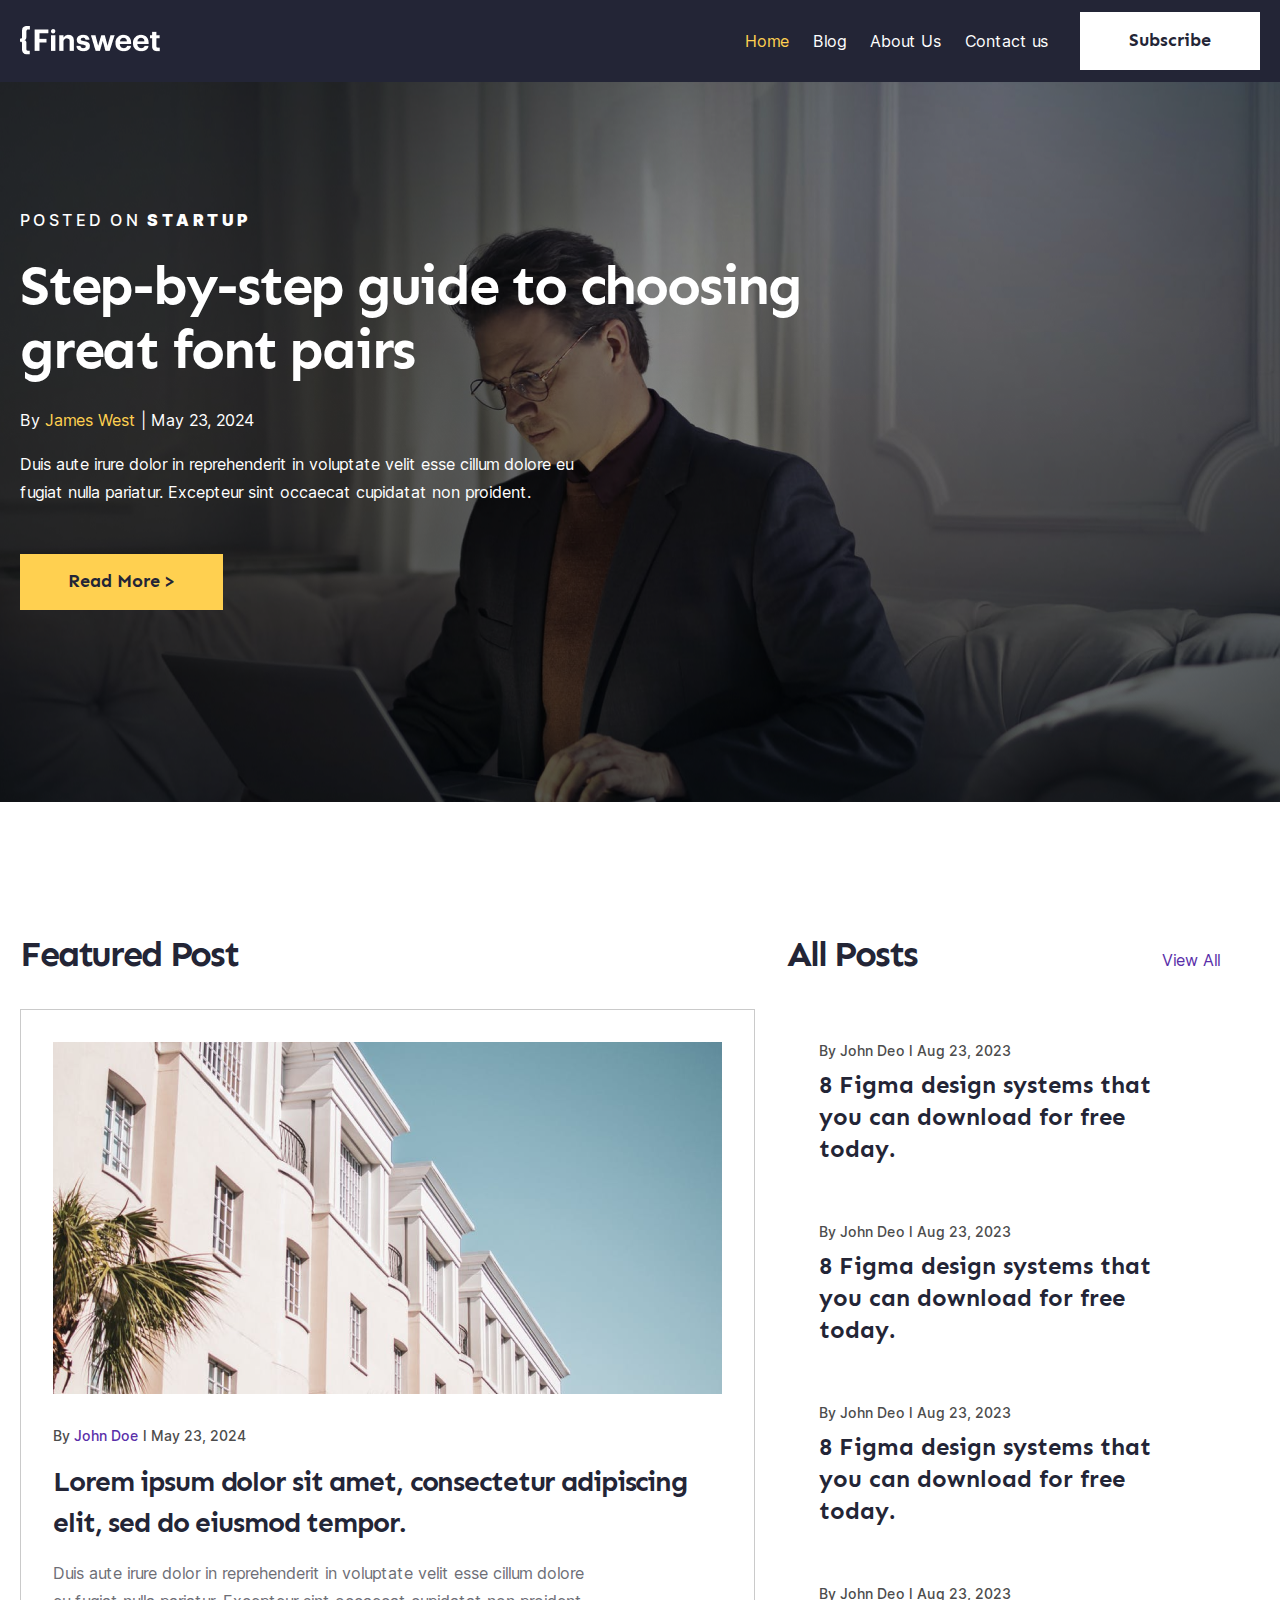
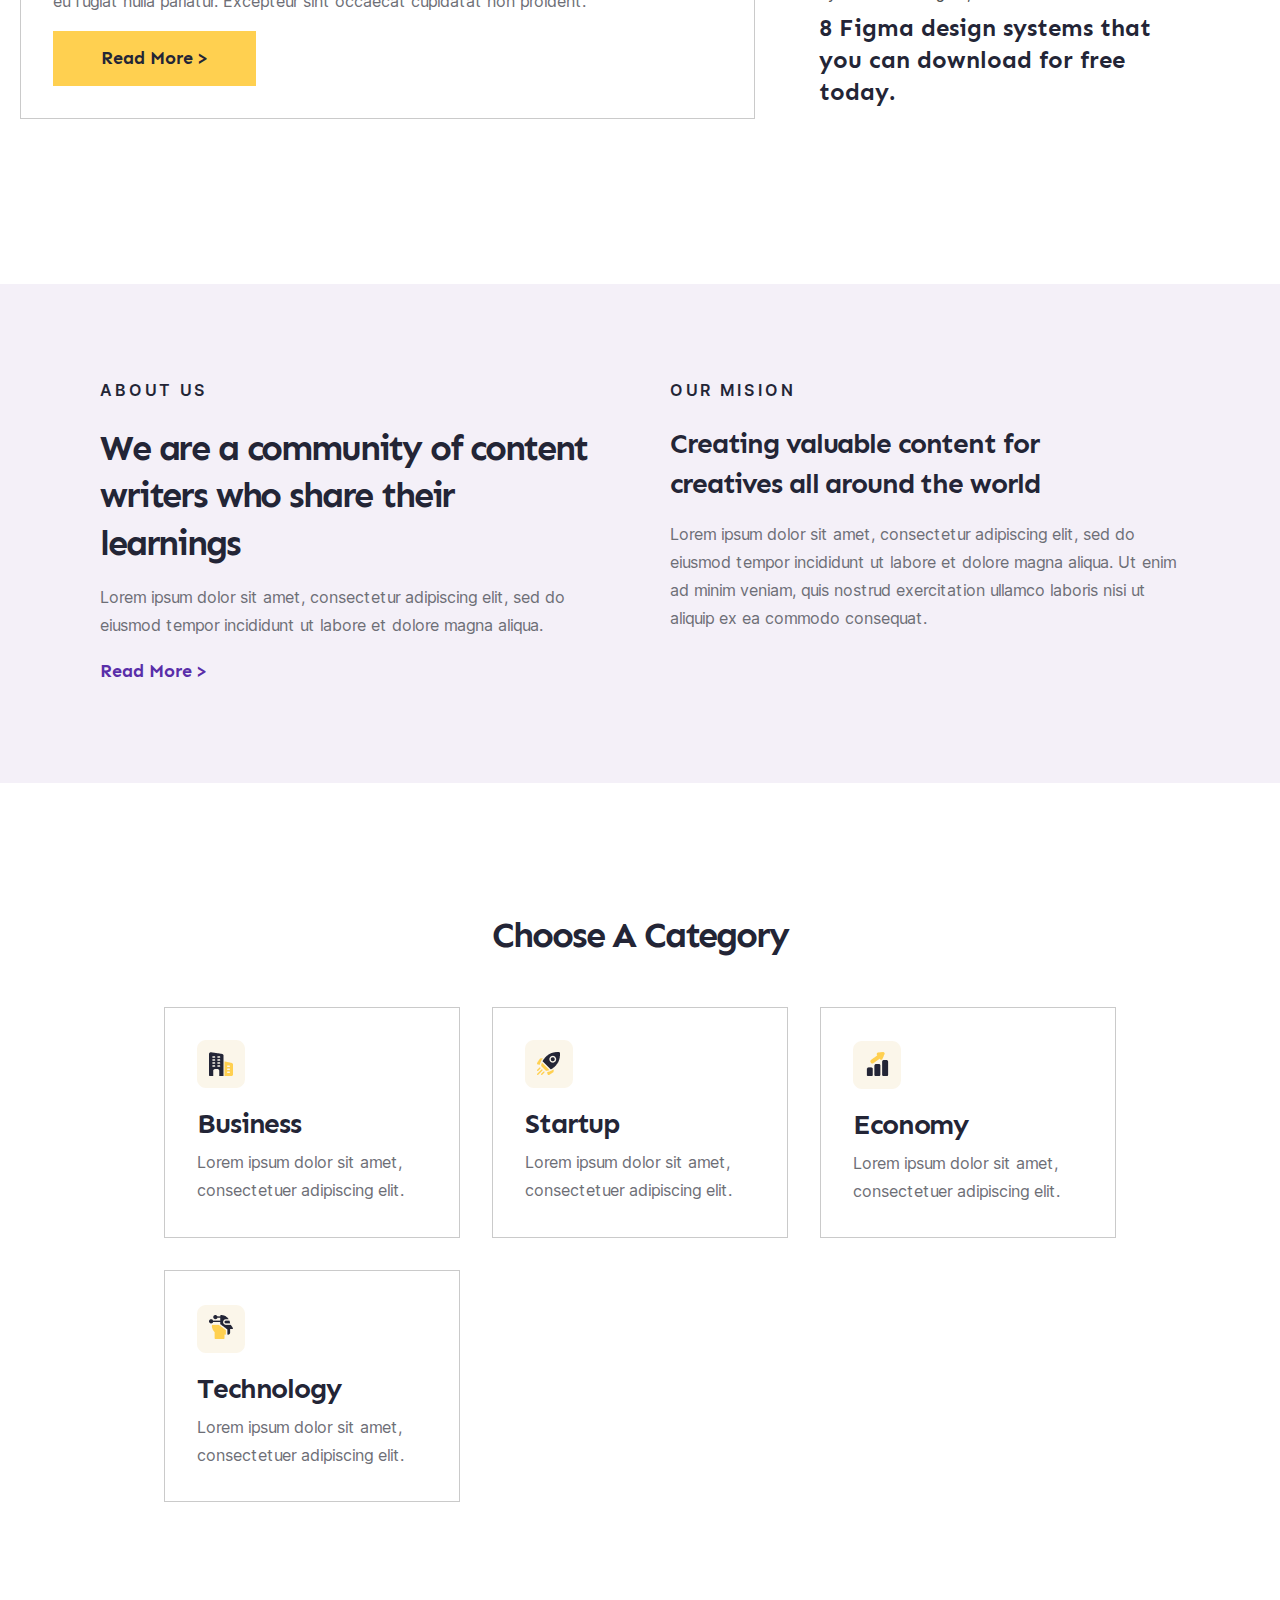
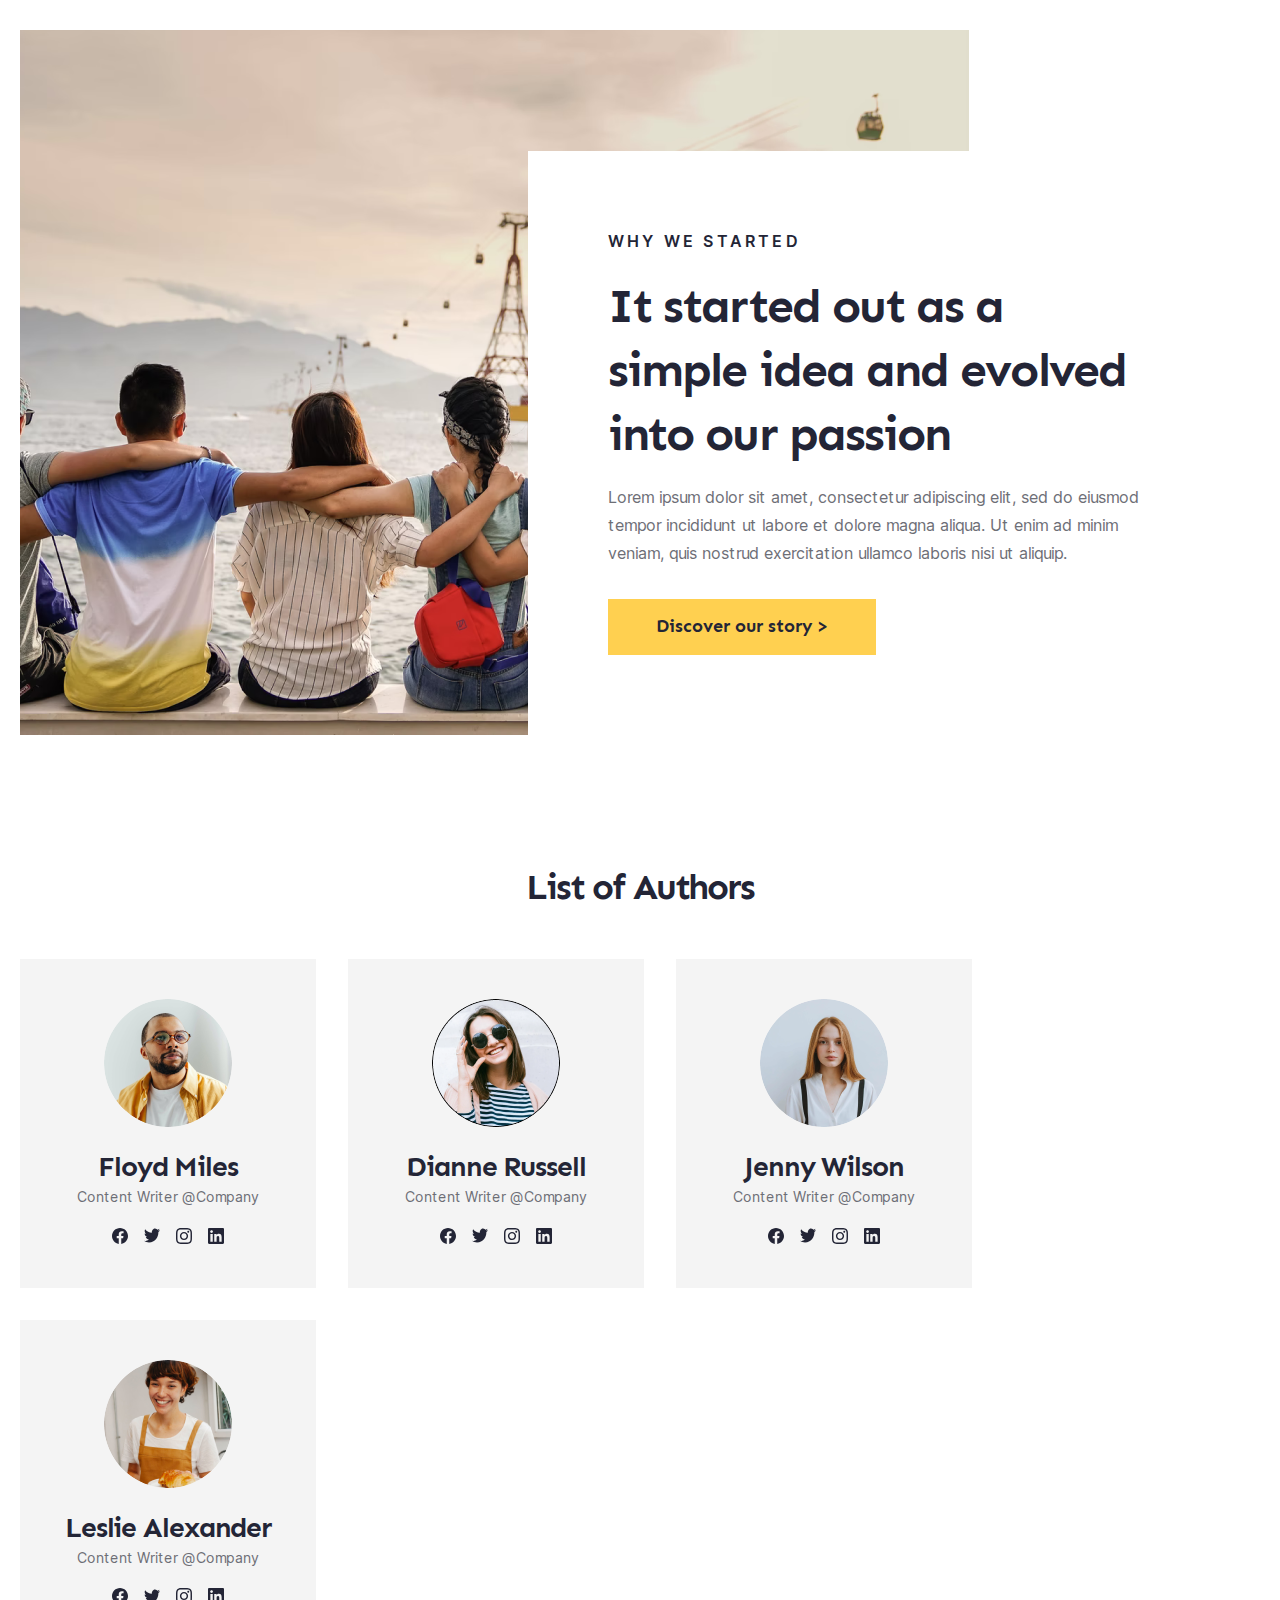
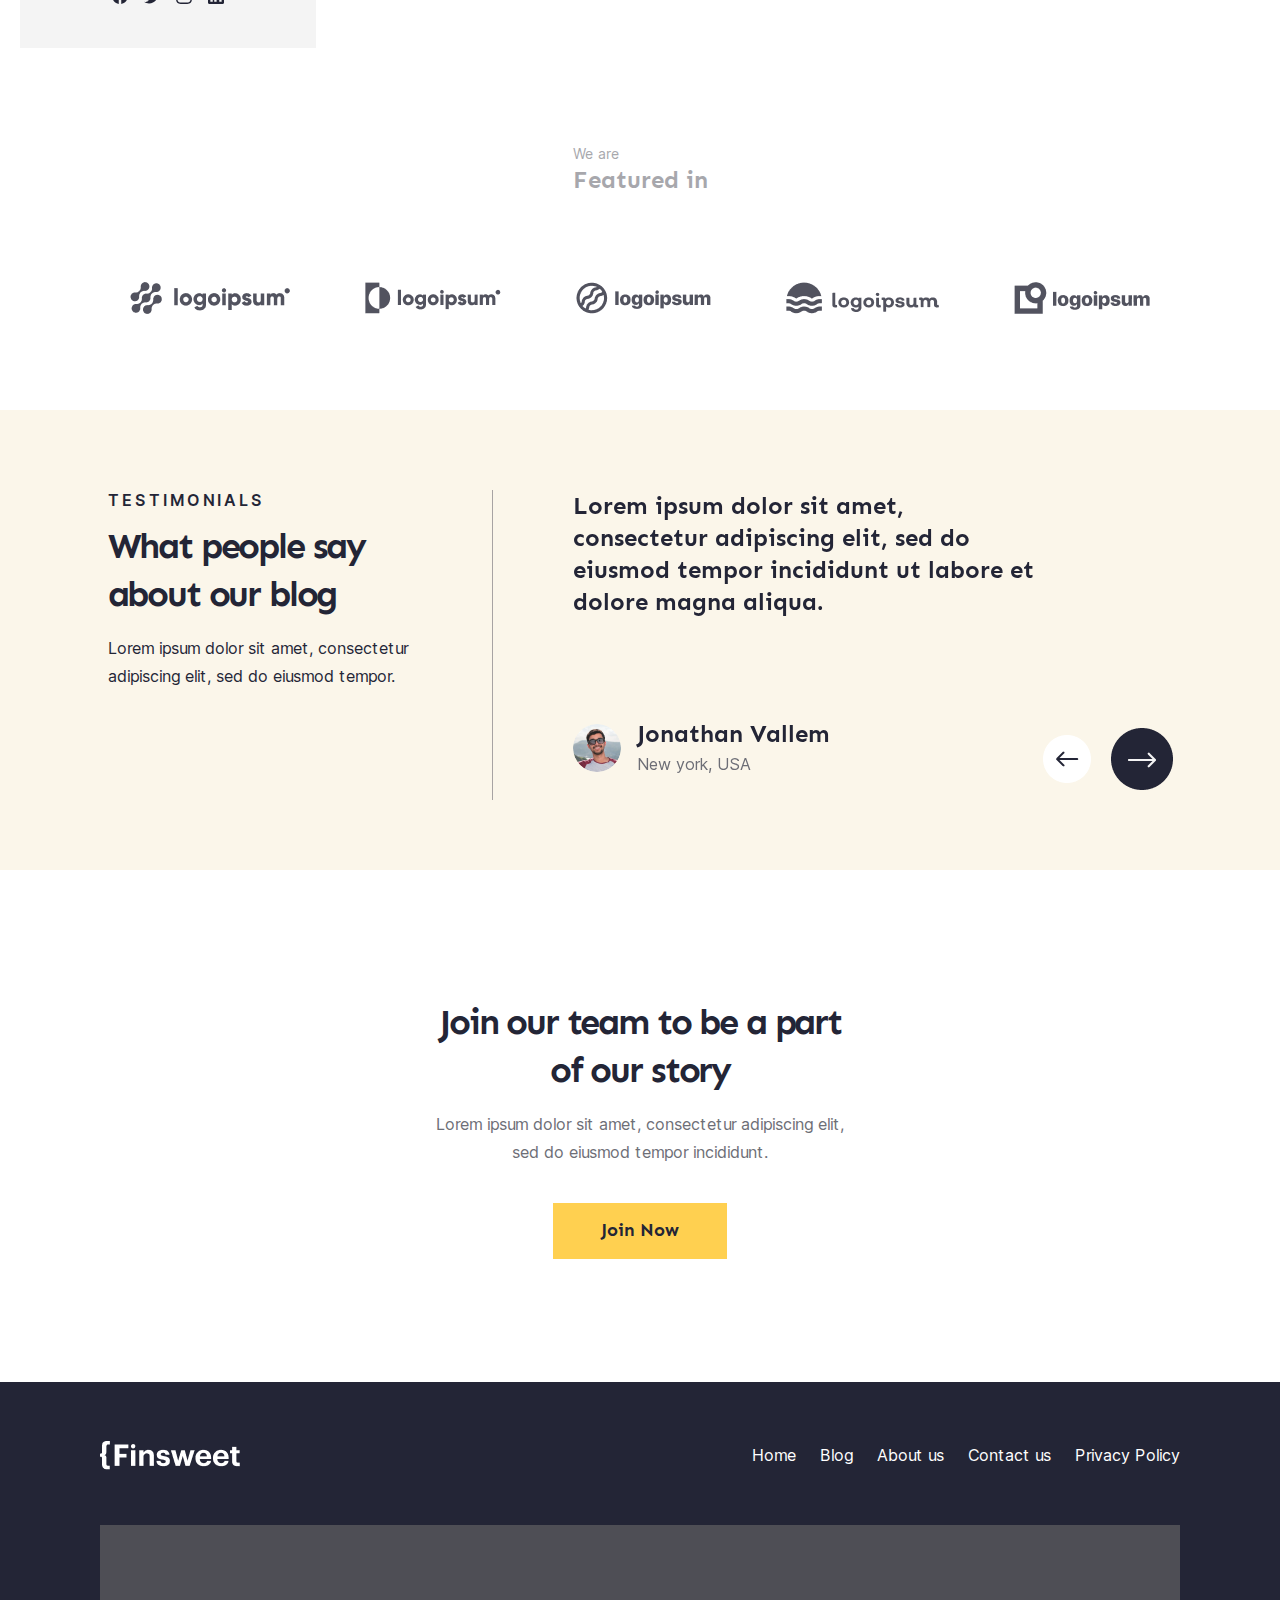
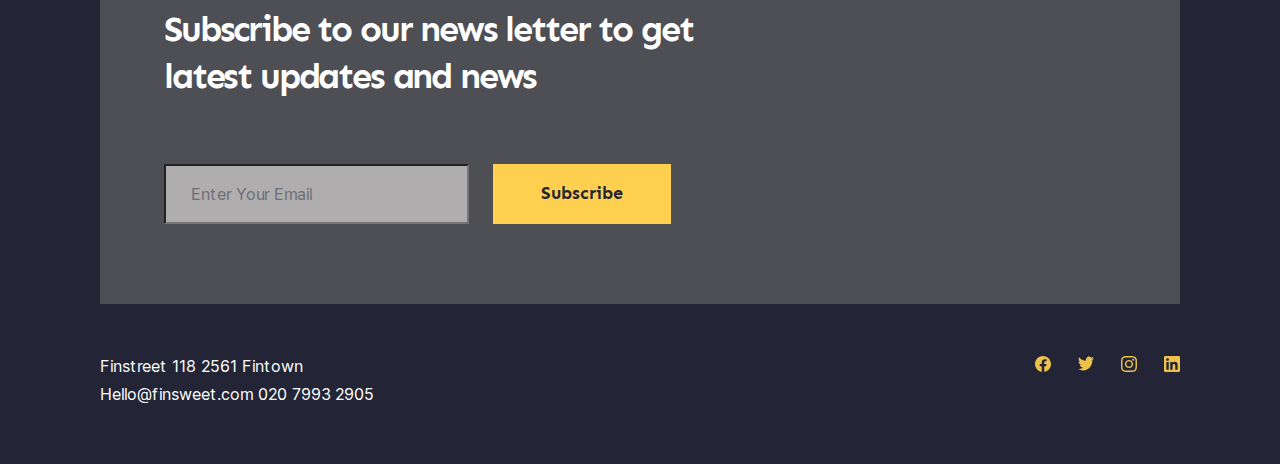
<file: index.html>
<!DOCTYPE html>
<html lang="en">

<head>
  <meta charset="UTF-8">
  <meta http-equiv="X-UA-Compatible" content="IE=edge">
  <meta name="viewport" content="width=device-width, initial-scale=1.0">
  <link rel="apple-touch-icon" sizes="180x180" href="favicon/apple-touch-icon.png">
  <link rel="icon" type="image/png" sizes="32x32" href="favicon/favicon-32x32.png">
  <link rel="icon" type="image/png" sizes="16x16" href="favicon/favicon-16x16.png">
  <link rel="manifest" href="favicon/site.webmanifest">
  <link rel="mask-icon" href="favicon/safari-pinned-tab.svg" color="#5bbad5">
  <meta name="msapplication-TileColor" content="#00aba9">
  <meta name="theme-color" content="#ffffff">
  <!-- script -->

  <link rel="stylesheet" href="https://cdn.jsdelivr.net/npm/swiper@11/swiper-bundle.min.css" />

  <!-- styles -->
  <link rel="stylesheet" href="css/normalize.css">
  <link rel="stylesheet" href="css/style.css">
  <link rel="stylesheet" href="css/media.css">
  <title>FinSweet</title>
</head>
<header class="header">
  <div class="container">
    <div class="header__inner">
      <img src="img/logo.png" alt="FINSWEET-LOGO" class="header__logo">
      <nav class="header__nav">
        <ul class="header__list list-reset">
          <li class="header__list-item">
            <a href="index.html" class="header__list--link header__list--link-active">Home</a>
          </li>
          <li class="header__list-item">
            <a href="blog.html" class="header__list--link">Blog</a>
          </li>
          <li class="header__list-item">
            <a href="about.html" class="header__list--link">About Us</a>
          </li>
          <li class="header__list-item">
            <a href="contact.html" class="header__list--link">Contact us</a>
          </li>
        </ul>
      </nav>
      <button class="btn btn-reset" type="button">Subscribe</button>
    </div>
  </div>
</header>
<main class="main-home">
  <section class="hero">
    <div class="container">
      <div class="hero__content">
        <h4 class="hero__subtitle">Posted on <span>startup</span></h4>
        <h1 class="hero__title">Step-by-step guide to choosing great font pairs</h1>
        <p class="hero__author">By <span>James West</span> | May 23, 2024</p>
        <p class="hero__text">
          Duis aute irure dolor in reprehenderit in voluptate velit esse cillum dolore eu fugiat nulla pariatur.
          Excepteur sint occaecat cupidatat non proident.
        </p>
        <a href="#!" class="section__link hero__link" target="_blank">Read More ></a>
      </div>
    </div>
  </section>
  <section class="post">
    <div class="container">
      <div class="post__inner">
        <div class="post__inner-left post__inner-left--active" id="content-1">
          <h2 class="post__title">Featured Post</h2>
          <div class="post__left-card">
            <img src="img/post-1.png" alt="POST" class="post__card-img">
            <p class="post__author">By <span>John Doe</span> l May 23, 2024</p>
            <h3 class="post__card-subtitle">
              Lorem ipsum dolor sit amet, consectetur adipiscing elit, sed do eiusmod tempor.
            </h3>
            <p class="post__card-text">
              Duis aute irure dolor in reprehenderit in voluptate velit esse cillum dolore eu fugiat nulla pariatur.
              Excepteur sint occaecat cupidatat non proident.
            </p>
            <a href="#!" class="section__link post__link" target="_blank">Read More ></a>
          </div>
        </div>
        <div class="post__inner-left" id="content-2">
          <h2 class="post__title">Featured Post</h2>
          <div class="post__left-card">
            <img src="img/post-2.jpg" alt="POST" class="post__card-img">
            <p class="post__author">By <span>John Doe</span> l May 23, 2024</p>
            <h3 class="post__card-subtitle">
              Lorem ipsum dolor sit amet, consectetur adipiscing elit, sed do eiusmod tempor.
            </h3>
            <p class="post__card-text">
              Duis aute irure dolor in reprehenderit in voluptate velit esse cillum dolore eu fugiat nulla pariatur.
              Excepteur sint occaecat cupidatat non proident.
            </p>
            <a href="#!" class="section__link post__link" target="_blank">Read More ></a>
          </div>
        </div>
        <div class="post__inner-left" id="content-3">
          <h2 class="post__title">Featured Post</h2>
          <div class="post__left-card">
            <img src="img/post-3.jpg" alt="POST" class="post__card-img">
            <p class="post__author">By <span>John Doe</span> l May 23, 2024</p>
            <h3 class="post__card-subtitle">
              Lorem ipsum dolor sit amet, consectetur adipiscing elit, sed do eiusmod tempor.
            </h3>
            <p class="post__card-text">
              Duis aute irure dolor in reprehenderit in voluptate velit esse cillum dolore eu fugiat nulla pariatur.
              Excepteur sint occaecat cupidatat non proident.
            </p>
            <a href="#!" class="section__link post__link" target="_blank">Read More ></a>
          </div>
        </div>
        <div class="post__inner-left" id="content-4">
          <h2 class="post__title">Featured Post</h2>
          <div class="post__left-card">
            <img src="img/post-4.jpg" alt="POST" class="post__card-img">
            <p class="post__author">By <span>John Doe</span> l May 23, 2024</p>
            <h3 class="post__card-subtitle">
              Lorem ipsum dolor sit amet, consectetur adipiscing elit, sed do eiusmod tempor.
            </h3>
            <p class="post__card-text">
              Duis aute irure dolor in reprehenderit in voluptate velit esse cillum dolore eu fugiat nulla pariatur.
              Excepteur sint occaecat cupidatat non proident.
            </p>
            <a href="#!" class="section__link post__link" target="_blank">Read More ></a>
          </div>
        </div>


        <div class="post__inner-right">
          <div class="post__right-top">
            <h2 class="post__title">All Posts</h2>
            <a href="#!" class="post__right-link">View All</a>
          </div>
          <div class="post__right-cards">
            <div class="post__right-card" data-button="content-1">
              <p class="post__right-author">By John Deo l Aug 23, 2023</p>
              <p class="post__right-text">8 Figma design systems that you can download for free today.</p>
            </div>
            <div class="post__right-card" data-button="content-2">
              <p class="post__right-author">By John Deo l Aug 23, 2023</p>
              <p class="post__right-text">8 Figma design systems that you can download for free today.</p>
            </div>
            <div class="post__right-card" data-button="content-3">
              <p class="post__right-author">By John Deo l Aug 23, 2023</p>
              <p class="post__right-text">8 Figma design systems that you can download for free today.</p>
            </div>
            <div class="post__right-card" data-button="content-4">
              <p class="post__right-author">By John Deo l Aug 23, 2023</p>
              <p class="post__right-text">8 Figma design systems that you can download for free today.</p>
            </div>
          </div>
        </div>
      </div>
    </div>
  </section>
  <section class="about">
    <div class="container">
      <div class="about__inner">
        <div class="about__left">
          <h4 class="about__left-subtitle">ABOUT US</h4>
          <h3 class="about__left-title">We are a community of content writers who share their learnings</h3>
          <p class="about__left-descr">
            Lorem ipsum dolor sit amet, consectetur adipiscing elit, sed do eiusmod tempor incididunt ut labore et
            dolore magna aliqua.
          </p>
          <a href="#!" class="about__link">Read More ></a>
        </div>
        <div class="about__right">
          <h4 class="about__left-subtitle">Our mision</h4>
          <h3 class="about__right-title">Creating valuable content for creatives all around the world</h3>
          <p class="about__right-descr">
            Lorem ipsum dolor sit amet, consectetur adipiscing elit, sed do eiusmod tempor incididunt ut labore et
            dolore magna aliqua. Ut enim ad minim veniam, quis nostrud exercitation ullamco laboris nisi ut aliquip ex
            ea commodo consequat.
          </p>
        </div>
      </div>
    </div>
  </section>
  <section class="choose">
    <div class="container">
      <h2 class="section__title choose__title">Choose A Category</h2>
      <div class="choose__inner">
        <div class="choose__card">
          <img src="img/choose-1.png" alt="Business" class="choose__card-img">
          <h4 class="choose__card-title">Business</h4>
          <p class="choose__card-text">Lorem ipsum dolor sit amet, consectetuer adipiscing elit.</p>
        </div>
        <div class="choose__card">
          <img src="img/choose-2.png" alt="Startup" class="choose__card-img">
          <h4 class="choose__card-title">Startup</h4>
          <p class="choose__card-text">Lorem ipsum dolor sit amet, consectetuer adipiscing elit.</p>
        </div>
        <div class="choose__card">
          <img src="img/choose-3.png" alt="Economy" class="choose__card-img">
          <h4 class="choose__card-title">Economy</h4>
          <p class="choose__card-text">Lorem ipsum dolor sit amet, consectetuer adipiscing elit.</p>
        </div>
        <div class="choose__card">
          <img src="img/choose-4.png" alt="Technology" class="choose__card-img">
          <h4 class="choose__card-title">Technology</h4>
          <p class="choose__card-text">Lorem ipsum dolor sit amet, consectetuer adipiscing elit.</p>
        </div>
      </div>
      <div class="choose__bottom">
        <div class="choose__bottom-block">
          <h4 class="choose__bottom--block__subtitle">Why we started </h4>
          <h3 class="choose__bottom--block__title">It started out as a simple idea and evolved into our passion</h3>
          <p class="choose__bottom--block__descr">
            Lorem ipsum dolor sit amet, consectetur adipiscing elit, sed do eiusmod tempor incididunt ut labore et
            dolore magna aliqua. Ut enim ad minim veniam, quis nostrud exercitation ullamco laboris nisi ut aliquip.
          </p>
          <a href="#!" class="section__link choose__bottom-link">Discover our story ></a>
        </div>
      </div>
    </div>
  </section>
  <section class="authors">
    <div class="container">
      <h2 class="section__title authors__title">List of Authors</h2>
      <div class="authors__inner">
        <div class="authors__card">
          <img src="img/author-1.png" alt="Floyd Miles" class="authors__img">
          <h5 class="authors__name">Floyd Miles</h5>
          <p class="authors__content">Content Writer @Company</p>
          <div class="authors__social-list">
            <a href="#!" class="authors__social-link">
              <svg width="16" height="16" viewBox="0 0 16 16" fill="none" xmlns="http://www.w3.org/2000/svg">
                <path
                  d="M16 8C16 3.58172 12.4183 0 8 0C3.58172 0 0 3.58172 0 8C0 11.993 2.92547 15.3027 6.75 15.9028V10.3125H4.71875V8H6.75V6.2375C6.75 4.2325 7.94438 3.125 9.77172 3.125C10.6467 3.125 11.5625 3.28125 11.5625 3.28125V5.25H10.5538C9.56 5.25 9.25 5.86672 9.25 6.5V8H11.4688L11.1141 10.3125H9.25V15.9028C13.0745 15.3027 16 11.993 16 8Z"
                  fill="#232536" />
              </svg>
            </a>
            <a href="#!" class="authors__social-link">
              <svg width="16" height="17" viewBox="0 0 16 17" fill="none" xmlns="http://www.w3.org/2000/svg">
                <path
                  d="M5.03344 15.4068C11.0697 15.4068 14.3722 10.0919 14.3722 5.48434C14.3722 5.33492 14.3691 5.18219 14.3628 5.03277C15.0052 4.53914 15.5597 3.9277 16 3.22719C15.4017 3.51003 14.7664 3.69475 14.1159 3.77504C14.8009 3.33883 15.3137 2.65356 15.5594 1.84627C14.915 2.252 14.2104 2.5382 13.4756 2.69262C12.9806 2.13371 12.326 1.76364 11.6131 1.63964C10.9003 1.51563 10.1688 1.6446 9.53183 2.00659C8.89486 2.36858 8.38787 2.94344 8.08923 3.64228C7.7906 4.34113 7.71695 5.12504 7.87969 5.87281C6.575 5.80325 5.29862 5.44314 4.13332 4.81584C2.96802 4.18853 1.9398 3.30804 1.11531 2.23143C0.696266 2.99907 0.568038 3.90743 0.756687 4.77192C0.945337 5.6364 1.43671 6.39213 2.13094 6.88551C1.60975 6.86793 1.09998 6.71883 0.64375 6.45055V6.49371C0.643283 7.29929 0.905399 8.08018 1.38554 8.70365C1.86568 9.32711 2.53422 9.75467 3.2775 9.91363C2.7947 10.054 2.28799 10.0744 1.79656 9.9734C2.0063 10.6662 2.41438 11.2721 2.96385 11.7067C3.51331 12.1412 4.17675 12.3826 4.86156 12.3972C3.69895 13.3676 2.26278 13.8939 0.784375 13.8914C0.522191 13.8909 0.260266 13.8739 0 13.8402C1.5019 14.864 3.24902 15.4077 5.03344 15.4068Z"
                  fill="#232536" />
              </svg>
            </a>
            <a href="#!" class="authors__social-link">
              <svg width="16" height="16" viewBox="0 0 16 16" fill="none" xmlns="http://www.w3.org/2000/svg">
                <g clip-path="url(#clip0_32502_619)">
                  <path
                    d="M8 1.44062C10.1375 1.44062 10.3906 1.45 11.2313 1.4875C12.0125 1.52187 12.4344 1.65313 12.7156 1.7625C13.0875 1.90625 13.3563 2.08125 13.6344 2.35937C13.9156 2.64062 14.0875 2.90625 14.2313 3.27813C14.3406 3.55937 14.4719 3.98437 14.5063 4.7625C14.5438 5.60625 14.5531 5.85938 14.5531 7.99375C14.5531 10.1312 14.5438 10.3844 14.5063 11.225C14.4719 12.0063 14.3406 12.4281 14.2313 12.7094C14.0875 13.0813 13.9125 13.35 13.6344 13.6281C13.3531 13.9094 13.0875 14.0813 12.7156 14.225C12.4344 14.3344 12.0094 14.4656 11.2313 14.5C10.3875 14.5375 10.1344 14.5469 8 14.5469C5.8625 14.5469 5.60938 14.5375 4.76875 14.5C3.9875 14.4656 3.56563 14.3344 3.28438 14.225C2.9125 14.0813 2.64375 13.9062 2.36563 13.6281C2.08438 13.3469 1.9125 13.0813 1.76875 12.7094C1.65938 12.4281 1.52813 12.0031 1.49375 11.225C1.45625 10.3813 1.44688 10.1281 1.44688 7.99375C1.44688 5.85625 1.45625 5.60312 1.49375 4.7625C1.52813 3.98125 1.65938 3.55937 1.76875 3.27813C1.9125 2.90625 2.0875 2.6375 2.36563 2.35937C2.64688 2.07812 2.9125 1.90625 3.28438 1.7625C3.56563 1.65313 3.99063 1.52187 4.76875 1.4875C5.60938 1.45 5.8625 1.44062 8 1.44062ZM8 0C5.82813 0 5.55625 0.009375 4.70313 0.046875C3.85313 0.084375 3.26875 0.221875 2.7625 0.41875C2.23438 0.625 1.7875 0.896875 1.34375 1.34375C0.896875 1.7875 0.625 2.23438 0.41875 2.75938C0.221875 3.26875 0.084375 3.85 0.046875 4.7C0.009375 5.55625 0 5.82812 0 8C0 10.1719 0.009375 10.4437 0.046875 11.2969C0.084375 12.1469 0.221875 12.7312 0.41875 13.2375C0.625 13.7656 0.896875 14.2125 1.34375 14.6562C1.7875 15.1 2.23438 15.375 2.75938 15.5781C3.26875 15.775 3.85 15.9125 4.7 15.95C5.55313 15.9875 5.825 15.9969 7.99688 15.9969C10.1688 15.9969 10.4406 15.9875 11.2938 15.95C12.1438 15.9125 12.7281 15.775 13.2344 15.5781C13.7594 15.375 14.2063 15.1 14.65 14.6562C15.0938 14.2125 15.3688 13.7656 15.5719 13.2406C15.7688 12.7312 15.9063 12.15 15.9438 11.3C15.9813 10.4469 15.9906 10.175 15.9906 8.00313C15.9906 5.83125 15.9813 5.55937 15.9438 4.70625C15.9063 3.85625 15.7688 3.27187 15.5719 2.76562C15.375 2.23437 15.1031 1.7875 14.6563 1.34375C14.2125 0.9 13.7656 0.625 13.2406 0.421875C12.7313 0.225 12.15 0.0875 11.3 0.05C10.4438 0.009375 10.1719 0 8 0Z"
                    fill="#232536" />
                  <path
                    d="M8 3.89062C5.73125 3.89062 3.89062 5.73125 3.89062 8C3.89062 10.2688 5.73125 12.1094 8 12.1094C10.2687 12.1094 12.1094 10.2688 12.1094 8C12.1094 5.73125 10.2687 3.89062 8 3.89062ZM8 10.6656C6.52812 10.6656 5.33437 9.47188 5.33437 8C5.33437 6.52813 6.52812 5.33437 8 5.33437C9.47187 5.33437 10.6656 6.52813 10.6656 8C10.6656 9.47188 9.47187 10.6656 8 10.6656Z"
                    fill="#232536" />
                  <path
                    d="M13.2313 3.72842C13.2313 4.25967 12.8 4.68779 12.2719 4.68779C11.7406 4.68779 11.3125 4.25654 11.3125 3.72842C11.3125 3.19717 11.7438 2.76904 12.2719 2.76904C12.8 2.76904 13.2313 3.20029 13.2313 3.72842Z"
                    fill="#232536" />
                </g>
                <defs>
                  <clipPath id="clip0_32502_619">
                    <rect width="16" height="16" fill="white" />
                  </clipPath>
                </defs>
              </svg>
            </a>
            <a href="#!" class="authors__social-link">
              <svg width="16" height="16" viewBox="0 0 16 16" fill="none" xmlns="http://www.w3.org/2000/svg">
                <g clip-path="url(#clip0_32502_624)">
                  <path
                    d="M14.8156 0H1.18125C0.528125 0 0 0.515625 0 1.15313V14.8438C0 15.4813 0.528125 16 1.18125 16H14.8156C15.4688 16 16 15.4813 16 14.8469V1.15313C16 0.515625 15.4688 0 14.8156 0ZM4.74687 13.6344H2.37188V5.99687H4.74687V13.6344ZM3.55938 4.95625C2.79688 4.95625 2.18125 4.34062 2.18125 3.58125C2.18125 2.82188 2.79688 2.20625 3.55938 2.20625C4.31875 2.20625 4.93437 2.82188 4.93437 3.58125C4.93437 4.3375 4.31875 4.95625 3.55938 4.95625ZM13.6344 13.6344H11.2625V9.92188C11.2625 9.0375 11.2469 7.89687 10.0281 7.89687C8.79375 7.89687 8.60625 8.8625 8.60625 9.85938V13.6344H6.2375V5.99687H8.5125V7.04063H8.54375C8.85938 6.44063 9.63438 5.80625 10.7875 5.80625C13.1906 5.80625 13.6344 7.3875 13.6344 9.44375V13.6344Z"
                    fill="#232536" />
                </g>
                <defs>
                  <clipPath id="clip0_32502_624">
                    <rect width="16" height="16" fill="white" />
                  </clipPath>
                </defs>
              </svg>
            </a>
          </div>
        </div>
        <div class="authors__card">
          <img src="img/author-2.png" alt="Dianne Russell" class="authors__img">
          <h5 class="authors__name">Dianne Russell</h5>
          <p class="authors__content">Content Writer @Company</p>
          <div class="authors__social-list">
            <a href="#!" class="authors__social-link">
              <svg width="16" height="16" viewBox="0 0 16 16" fill="none" xmlns="http://www.w3.org/2000/svg">
                <path
                  d="M16 8C16 3.58172 12.4183 0 8 0C3.58172 0 0 3.58172 0 8C0 11.993 2.92547 15.3027 6.75 15.9028V10.3125H4.71875V8H6.75V6.2375C6.75 4.2325 7.94438 3.125 9.77172 3.125C10.6467 3.125 11.5625 3.28125 11.5625 3.28125V5.25H10.5538C9.56 5.25 9.25 5.86672 9.25 6.5V8H11.4688L11.1141 10.3125H9.25V15.9028C13.0745 15.3027 16 11.993 16 8Z"
                  fill="#232536" />
              </svg>
            </a>
            <a href="#!" class="authors__social-link">
              <svg width="16" height="17" viewBox="0 0 16 17" fill="none" xmlns="http://www.w3.org/2000/svg">
                <path
                  d="M5.03344 15.4068C11.0697 15.4068 14.3722 10.0919 14.3722 5.48434C14.3722 5.33492 14.3691 5.18219 14.3628 5.03277C15.0052 4.53914 15.5597 3.9277 16 3.22719C15.4017 3.51003 14.7664 3.69475 14.1159 3.77504C14.8009 3.33883 15.3137 2.65356 15.5594 1.84627C14.915 2.252 14.2104 2.5382 13.4756 2.69262C12.9806 2.13371 12.326 1.76364 11.6131 1.63964C10.9003 1.51563 10.1688 1.6446 9.53183 2.00659C8.89486 2.36858 8.38787 2.94344 8.08923 3.64228C7.7906 4.34113 7.71695 5.12504 7.87969 5.87281C6.575 5.80325 5.29862 5.44314 4.13332 4.81584C2.96802 4.18853 1.9398 3.30804 1.11531 2.23143C0.696266 2.99907 0.568038 3.90743 0.756687 4.77192C0.945337 5.6364 1.43671 6.39213 2.13094 6.88551C1.60975 6.86793 1.09998 6.71883 0.64375 6.45055V6.49371C0.643283 7.29929 0.905399 8.08018 1.38554 8.70365C1.86568 9.32711 2.53422 9.75467 3.2775 9.91363C2.7947 10.054 2.28799 10.0744 1.79656 9.9734C2.0063 10.6662 2.41438 11.2721 2.96385 11.7067C3.51331 12.1412 4.17675 12.3826 4.86156 12.3972C3.69895 13.3676 2.26278 13.8939 0.784375 13.8914C0.522191 13.8909 0.260266 13.8739 0 13.8402C1.5019 14.864 3.24902 15.4077 5.03344 15.4068Z"
                  fill="#232536" />
              </svg>
            </a>
            <a href="#!" class="authors__social-link">
              <svg width="16" height="16" viewBox="0 0 16 16" fill="none" xmlns="http://www.w3.org/2000/svg">
                <g clip-path="url(#clip0_32502_619)">
                  <path
                    d="M8 1.44062C10.1375 1.44062 10.3906 1.45 11.2313 1.4875C12.0125 1.52187 12.4344 1.65313 12.7156 1.7625C13.0875 1.90625 13.3563 2.08125 13.6344 2.35937C13.9156 2.64062 14.0875 2.90625 14.2313 3.27813C14.3406 3.55937 14.4719 3.98437 14.5063 4.7625C14.5438 5.60625 14.5531 5.85938 14.5531 7.99375C14.5531 10.1312 14.5438 10.3844 14.5063 11.225C14.4719 12.0063 14.3406 12.4281 14.2313 12.7094C14.0875 13.0813 13.9125 13.35 13.6344 13.6281C13.3531 13.9094 13.0875 14.0813 12.7156 14.225C12.4344 14.3344 12.0094 14.4656 11.2313 14.5C10.3875 14.5375 10.1344 14.5469 8 14.5469C5.8625 14.5469 5.60938 14.5375 4.76875 14.5C3.9875 14.4656 3.56563 14.3344 3.28438 14.225C2.9125 14.0813 2.64375 13.9062 2.36563 13.6281C2.08438 13.3469 1.9125 13.0813 1.76875 12.7094C1.65938 12.4281 1.52813 12.0031 1.49375 11.225C1.45625 10.3813 1.44688 10.1281 1.44688 7.99375C1.44688 5.85625 1.45625 5.60312 1.49375 4.7625C1.52813 3.98125 1.65938 3.55937 1.76875 3.27813C1.9125 2.90625 2.0875 2.6375 2.36563 2.35937C2.64688 2.07812 2.9125 1.90625 3.28438 1.7625C3.56563 1.65313 3.99063 1.52187 4.76875 1.4875C5.60938 1.45 5.8625 1.44062 8 1.44062ZM8 0C5.82813 0 5.55625 0.009375 4.70313 0.046875C3.85313 0.084375 3.26875 0.221875 2.7625 0.41875C2.23438 0.625 1.7875 0.896875 1.34375 1.34375C0.896875 1.7875 0.625 2.23438 0.41875 2.75938C0.221875 3.26875 0.084375 3.85 0.046875 4.7C0.009375 5.55625 0 5.82812 0 8C0 10.1719 0.009375 10.4437 0.046875 11.2969C0.084375 12.1469 0.221875 12.7312 0.41875 13.2375C0.625 13.7656 0.896875 14.2125 1.34375 14.6562C1.7875 15.1 2.23438 15.375 2.75938 15.5781C3.26875 15.775 3.85 15.9125 4.7 15.95C5.55313 15.9875 5.825 15.9969 7.99688 15.9969C10.1688 15.9969 10.4406 15.9875 11.2938 15.95C12.1438 15.9125 12.7281 15.775 13.2344 15.5781C13.7594 15.375 14.2063 15.1 14.65 14.6562C15.0938 14.2125 15.3688 13.7656 15.5719 13.2406C15.7688 12.7312 15.9063 12.15 15.9438 11.3C15.9813 10.4469 15.9906 10.175 15.9906 8.00313C15.9906 5.83125 15.9813 5.55937 15.9438 4.70625C15.9063 3.85625 15.7688 3.27187 15.5719 2.76562C15.375 2.23437 15.1031 1.7875 14.6563 1.34375C14.2125 0.9 13.7656 0.625 13.2406 0.421875C12.7313 0.225 12.15 0.0875 11.3 0.05C10.4438 0.009375 10.1719 0 8 0Z"
                    fill="#232536" />
                  <path
                    d="M8 3.89062C5.73125 3.89062 3.89062 5.73125 3.89062 8C3.89062 10.2688 5.73125 12.1094 8 12.1094C10.2687 12.1094 12.1094 10.2688 12.1094 8C12.1094 5.73125 10.2687 3.89062 8 3.89062ZM8 10.6656C6.52812 10.6656 5.33437 9.47188 5.33437 8C5.33437 6.52813 6.52812 5.33437 8 5.33437C9.47187 5.33437 10.6656 6.52813 10.6656 8C10.6656 9.47188 9.47187 10.6656 8 10.6656Z"
                    fill="#232536" />
                  <path
                    d="M13.2313 3.72842C13.2313 4.25967 12.8 4.68779 12.2719 4.68779C11.7406 4.68779 11.3125 4.25654 11.3125 3.72842C11.3125 3.19717 11.7438 2.76904 12.2719 2.76904C12.8 2.76904 13.2313 3.20029 13.2313 3.72842Z"
                    fill="#232536" />
                </g>
                <defs>
                  <clipPath id="clip0_32502_619">
                    <rect width="16" height="16" fill="white" />
                  </clipPath>
                </defs>
              </svg>
            </a>
            <a href="#!" class="authors__social-link">
              <svg width="16" height="16" viewBox="0 0 16 16" fill="none" xmlns="http://www.w3.org/2000/svg">
                <g clip-path="url(#clip0_32502_624)">
                  <path
                    d="M14.8156 0H1.18125C0.528125 0 0 0.515625 0 1.15313V14.8438C0 15.4813 0.528125 16 1.18125 16H14.8156C15.4688 16 16 15.4813 16 14.8469V1.15313C16 0.515625 15.4688 0 14.8156 0ZM4.74687 13.6344H2.37188V5.99687H4.74687V13.6344ZM3.55938 4.95625C2.79688 4.95625 2.18125 4.34062 2.18125 3.58125C2.18125 2.82188 2.79688 2.20625 3.55938 2.20625C4.31875 2.20625 4.93437 2.82188 4.93437 3.58125C4.93437 4.3375 4.31875 4.95625 3.55938 4.95625ZM13.6344 13.6344H11.2625V9.92188C11.2625 9.0375 11.2469 7.89687 10.0281 7.89687C8.79375 7.89687 8.60625 8.8625 8.60625 9.85938V13.6344H6.2375V5.99687H8.5125V7.04063H8.54375C8.85938 6.44063 9.63438 5.80625 10.7875 5.80625C13.1906 5.80625 13.6344 7.3875 13.6344 9.44375V13.6344Z"
                    fill="#232536" />
                </g>
                <defs>
                  <clipPath id="clip0_32502_624">
                    <rect width="16" height="16" fill="white" />
                  </clipPath>
                </defs>
              </svg>
            </a>
          </div>
        </div>
        <div class="authors__card">
          <img src="img/author-3.png" alt="Jenny Wilson" class="authors__img">
          <h5 class="authors__name">Jenny Wilson</h5>
          <p class="authors__content">Content Writer @Company</p>
          <div class="authors__social-list">
            <a href="#!" class="authors__social-link">
              <svg width="16" height="16" viewBox="0 0 16 16" fill="none" xmlns="http://www.w3.org/2000/svg">
                <path
                  d="M16 8C16 3.58172 12.4183 0 8 0C3.58172 0 0 3.58172 0 8C0 11.993 2.92547 15.3027 6.75 15.9028V10.3125H4.71875V8H6.75V6.2375C6.75 4.2325 7.94438 3.125 9.77172 3.125C10.6467 3.125 11.5625 3.28125 11.5625 3.28125V5.25H10.5538C9.56 5.25 9.25 5.86672 9.25 6.5V8H11.4688L11.1141 10.3125H9.25V15.9028C13.0745 15.3027 16 11.993 16 8Z"
                  fill="#232536" />
              </svg>
            </a>
            <a href="#!" class="authors__social-link">
              <svg width="16" height="17" viewBox="0 0 16 17" fill="none" xmlns="http://www.w3.org/2000/svg">
                <path
                  d="M5.03344 15.4068C11.0697 15.4068 14.3722 10.0919 14.3722 5.48434C14.3722 5.33492 14.3691 5.18219 14.3628 5.03277C15.0052 4.53914 15.5597 3.9277 16 3.22719C15.4017 3.51003 14.7664 3.69475 14.1159 3.77504C14.8009 3.33883 15.3137 2.65356 15.5594 1.84627C14.915 2.252 14.2104 2.5382 13.4756 2.69262C12.9806 2.13371 12.326 1.76364 11.6131 1.63964C10.9003 1.51563 10.1688 1.6446 9.53183 2.00659C8.89486 2.36858 8.38787 2.94344 8.08923 3.64228C7.7906 4.34113 7.71695 5.12504 7.87969 5.87281C6.575 5.80325 5.29862 5.44314 4.13332 4.81584C2.96802 4.18853 1.9398 3.30804 1.11531 2.23143C0.696266 2.99907 0.568038 3.90743 0.756687 4.77192C0.945337 5.6364 1.43671 6.39213 2.13094 6.88551C1.60975 6.86793 1.09998 6.71883 0.64375 6.45055V6.49371C0.643283 7.29929 0.905399 8.08018 1.38554 8.70365C1.86568 9.32711 2.53422 9.75467 3.2775 9.91363C2.7947 10.054 2.28799 10.0744 1.79656 9.9734C2.0063 10.6662 2.41438 11.2721 2.96385 11.7067C3.51331 12.1412 4.17675 12.3826 4.86156 12.3972C3.69895 13.3676 2.26278 13.8939 0.784375 13.8914C0.522191 13.8909 0.260266 13.8739 0 13.8402C1.5019 14.864 3.24902 15.4077 5.03344 15.4068Z"
                  fill="#232536" />
              </svg>
            </a>
            <a href="#!" class="authors__social-link">
              <svg width="16" height="16" viewBox="0 0 16 16" fill="none" xmlns="http://www.w3.org/2000/svg">
                <g clip-path="url(#clip0_32502_619)">
                  <path
                    d="M8 1.44062C10.1375 1.44062 10.3906 1.45 11.2313 1.4875C12.0125 1.52187 12.4344 1.65313 12.7156 1.7625C13.0875 1.90625 13.3563 2.08125 13.6344 2.35937C13.9156 2.64062 14.0875 2.90625 14.2313 3.27813C14.3406 3.55937 14.4719 3.98437 14.5063 4.7625C14.5438 5.60625 14.5531 5.85938 14.5531 7.99375C14.5531 10.1312 14.5438 10.3844 14.5063 11.225C14.4719 12.0063 14.3406 12.4281 14.2313 12.7094C14.0875 13.0813 13.9125 13.35 13.6344 13.6281C13.3531 13.9094 13.0875 14.0813 12.7156 14.225C12.4344 14.3344 12.0094 14.4656 11.2313 14.5C10.3875 14.5375 10.1344 14.5469 8 14.5469C5.8625 14.5469 5.60938 14.5375 4.76875 14.5C3.9875 14.4656 3.56563 14.3344 3.28438 14.225C2.9125 14.0813 2.64375 13.9062 2.36563 13.6281C2.08438 13.3469 1.9125 13.0813 1.76875 12.7094C1.65938 12.4281 1.52813 12.0031 1.49375 11.225C1.45625 10.3813 1.44688 10.1281 1.44688 7.99375C1.44688 5.85625 1.45625 5.60312 1.49375 4.7625C1.52813 3.98125 1.65938 3.55937 1.76875 3.27813C1.9125 2.90625 2.0875 2.6375 2.36563 2.35937C2.64688 2.07812 2.9125 1.90625 3.28438 1.7625C3.56563 1.65313 3.99063 1.52187 4.76875 1.4875C5.60938 1.45 5.8625 1.44062 8 1.44062ZM8 0C5.82813 0 5.55625 0.009375 4.70313 0.046875C3.85313 0.084375 3.26875 0.221875 2.7625 0.41875C2.23438 0.625 1.7875 0.896875 1.34375 1.34375C0.896875 1.7875 0.625 2.23438 0.41875 2.75938C0.221875 3.26875 0.084375 3.85 0.046875 4.7C0.009375 5.55625 0 5.82812 0 8C0 10.1719 0.009375 10.4437 0.046875 11.2969C0.084375 12.1469 0.221875 12.7312 0.41875 13.2375C0.625 13.7656 0.896875 14.2125 1.34375 14.6562C1.7875 15.1 2.23438 15.375 2.75938 15.5781C3.26875 15.775 3.85 15.9125 4.7 15.95C5.55313 15.9875 5.825 15.9969 7.99688 15.9969C10.1688 15.9969 10.4406 15.9875 11.2938 15.95C12.1438 15.9125 12.7281 15.775 13.2344 15.5781C13.7594 15.375 14.2063 15.1 14.65 14.6562C15.0938 14.2125 15.3688 13.7656 15.5719 13.2406C15.7688 12.7312 15.9063 12.15 15.9438 11.3C15.9813 10.4469 15.9906 10.175 15.9906 8.00313C15.9906 5.83125 15.9813 5.55937 15.9438 4.70625C15.9063 3.85625 15.7688 3.27187 15.5719 2.76562C15.375 2.23437 15.1031 1.7875 14.6563 1.34375C14.2125 0.9 13.7656 0.625 13.2406 0.421875C12.7313 0.225 12.15 0.0875 11.3 0.05C10.4438 0.009375 10.1719 0 8 0Z"
                    fill="#232536" />
                  <path
                    d="M8 3.89062C5.73125 3.89062 3.89062 5.73125 3.89062 8C3.89062 10.2688 5.73125 12.1094 8 12.1094C10.2687 12.1094 12.1094 10.2688 12.1094 8C12.1094 5.73125 10.2687 3.89062 8 3.89062ZM8 10.6656C6.52812 10.6656 5.33437 9.47188 5.33437 8C5.33437 6.52813 6.52812 5.33437 8 5.33437C9.47187 5.33437 10.6656 6.52813 10.6656 8C10.6656 9.47188 9.47187 10.6656 8 10.6656Z"
                    fill="#232536" />
                  <path
                    d="M13.2313 3.72842C13.2313 4.25967 12.8 4.68779 12.2719 4.68779C11.7406 4.68779 11.3125 4.25654 11.3125 3.72842C11.3125 3.19717 11.7438 2.76904 12.2719 2.76904C12.8 2.76904 13.2313 3.20029 13.2313 3.72842Z"
                    fill="#232536" />
                </g>
                <defs>
                  <clipPath id="clip0_32502_619">
                    <rect width="16" height="16" fill="white" />
                  </clipPath>
                </defs>
              </svg>
            </a>
            <a href="#!" class="authors__social-link">
              <svg width="16" height="16" viewBox="0 0 16 16" fill="none" xmlns="http://www.w3.org/2000/svg">
                <g clip-path="url(#clip0_32502_624)">
                  <path
                    d="M14.8156 0H1.18125C0.528125 0 0 0.515625 0 1.15313V14.8438C0 15.4813 0.528125 16 1.18125 16H14.8156C15.4688 16 16 15.4813 16 14.8469V1.15313C16 0.515625 15.4688 0 14.8156 0ZM4.74687 13.6344H2.37188V5.99687H4.74687V13.6344ZM3.55938 4.95625C2.79688 4.95625 2.18125 4.34062 2.18125 3.58125C2.18125 2.82188 2.79688 2.20625 3.55938 2.20625C4.31875 2.20625 4.93437 2.82188 4.93437 3.58125C4.93437 4.3375 4.31875 4.95625 3.55938 4.95625ZM13.6344 13.6344H11.2625V9.92188C11.2625 9.0375 11.2469 7.89687 10.0281 7.89687C8.79375 7.89687 8.60625 8.8625 8.60625 9.85938V13.6344H6.2375V5.99687H8.5125V7.04063H8.54375C8.85938 6.44063 9.63438 5.80625 10.7875 5.80625C13.1906 5.80625 13.6344 7.3875 13.6344 9.44375V13.6344Z"
                    fill="#232536" />
                </g>
                <defs>
                  <clipPath id="clip0_32502_624">
                    <rect width="16" height="16" fill="white" />
                  </clipPath>
                </defs>
              </svg>
            </a>
          </div>
        </div>
        <div class="authors__card">
          <img src="img/author-4.png" alt="Leslie Alexander" class="authors__img">
          <h5 class="authors__name">Leslie Alexander</h5>
          <p class="authors__content">Content Writer @Company</p>
          <div class="authors__social-list">
            <a href="#!" class="authors__social-link">
              <svg width="16" height="16" viewBox="0 0 16 16" fill="none" xmlns="http://www.w3.org/2000/svg">
                <path
                  d="M16 8C16 3.58172 12.4183 0 8 0C3.58172 0 0 3.58172 0 8C0 11.993 2.92547 15.3027 6.75 15.9028V10.3125H4.71875V8H6.75V6.2375C6.75 4.2325 7.94438 3.125 9.77172 3.125C10.6467 3.125 11.5625 3.28125 11.5625 3.28125V5.25H10.5538C9.56 5.25 9.25 5.86672 9.25 6.5V8H11.4688L11.1141 10.3125H9.25V15.9028C13.0745 15.3027 16 11.993 16 8Z"
                  fill="#232536" />
              </svg>
            </a>
            <a href="#!" class="authors__social-link">
              <svg width="16" height="17" viewBox="0 0 16 17" fill="none" xmlns="http://www.w3.org/2000/svg">
                <path
                  d="M5.03344 15.4068C11.0697 15.4068 14.3722 10.0919 14.3722 5.48434C14.3722 5.33492 14.3691 5.18219 14.3628 5.03277C15.0052 4.53914 15.5597 3.9277 16 3.22719C15.4017 3.51003 14.7664 3.69475 14.1159 3.77504C14.8009 3.33883 15.3137 2.65356 15.5594 1.84627C14.915 2.252 14.2104 2.5382 13.4756 2.69262C12.9806 2.13371 12.326 1.76364 11.6131 1.63964C10.9003 1.51563 10.1688 1.6446 9.53183 2.00659C8.89486 2.36858 8.38787 2.94344 8.08923 3.64228C7.7906 4.34113 7.71695 5.12504 7.87969 5.87281C6.575 5.80325 5.29862 5.44314 4.13332 4.81584C2.96802 4.18853 1.9398 3.30804 1.11531 2.23143C0.696266 2.99907 0.568038 3.90743 0.756687 4.77192C0.945337 5.6364 1.43671 6.39213 2.13094 6.88551C1.60975 6.86793 1.09998 6.71883 0.64375 6.45055V6.49371C0.643283 7.29929 0.905399 8.08018 1.38554 8.70365C1.86568 9.32711 2.53422 9.75467 3.2775 9.91363C2.7947 10.054 2.28799 10.0744 1.79656 9.9734C2.0063 10.6662 2.41438 11.2721 2.96385 11.7067C3.51331 12.1412 4.17675 12.3826 4.86156 12.3972C3.69895 13.3676 2.26278 13.8939 0.784375 13.8914C0.522191 13.8909 0.260266 13.8739 0 13.8402C1.5019 14.864 3.24902 15.4077 5.03344 15.4068Z"
                  fill="#232536" />
              </svg>
            </a>
            <a href="#!" class="authors__social-link">
              <svg width="16" height="16" viewBox="0 0 16 16" fill="none" xmlns="http://www.w3.org/2000/svg">
                <g clip-path="url(#clip0_32502_619)">
                  <path
                    d="M8 1.44062C10.1375 1.44062 10.3906 1.45 11.2313 1.4875C12.0125 1.52187 12.4344 1.65313 12.7156 1.7625C13.0875 1.90625 13.3563 2.08125 13.6344 2.35937C13.9156 2.64062 14.0875 2.90625 14.2313 3.27813C14.3406 3.55937 14.4719 3.98437 14.5063 4.7625C14.5438 5.60625 14.5531 5.85938 14.5531 7.99375C14.5531 10.1312 14.5438 10.3844 14.5063 11.225C14.4719 12.0063 14.3406 12.4281 14.2313 12.7094C14.0875 13.0813 13.9125 13.35 13.6344 13.6281C13.3531 13.9094 13.0875 14.0813 12.7156 14.225C12.4344 14.3344 12.0094 14.4656 11.2313 14.5C10.3875 14.5375 10.1344 14.5469 8 14.5469C5.8625 14.5469 5.60938 14.5375 4.76875 14.5C3.9875 14.4656 3.56563 14.3344 3.28438 14.225C2.9125 14.0813 2.64375 13.9062 2.36563 13.6281C2.08438 13.3469 1.9125 13.0813 1.76875 12.7094C1.65938 12.4281 1.52813 12.0031 1.49375 11.225C1.45625 10.3813 1.44688 10.1281 1.44688 7.99375C1.44688 5.85625 1.45625 5.60312 1.49375 4.7625C1.52813 3.98125 1.65938 3.55937 1.76875 3.27813C1.9125 2.90625 2.0875 2.6375 2.36563 2.35937C2.64688 2.07812 2.9125 1.90625 3.28438 1.7625C3.56563 1.65313 3.99063 1.52187 4.76875 1.4875C5.60938 1.45 5.8625 1.44062 8 1.44062ZM8 0C5.82813 0 5.55625 0.009375 4.70313 0.046875C3.85313 0.084375 3.26875 0.221875 2.7625 0.41875C2.23438 0.625 1.7875 0.896875 1.34375 1.34375C0.896875 1.7875 0.625 2.23438 0.41875 2.75938C0.221875 3.26875 0.084375 3.85 0.046875 4.7C0.009375 5.55625 0 5.82812 0 8C0 10.1719 0.009375 10.4437 0.046875 11.2969C0.084375 12.1469 0.221875 12.7312 0.41875 13.2375C0.625 13.7656 0.896875 14.2125 1.34375 14.6562C1.7875 15.1 2.23438 15.375 2.75938 15.5781C3.26875 15.775 3.85 15.9125 4.7 15.95C5.55313 15.9875 5.825 15.9969 7.99688 15.9969C10.1688 15.9969 10.4406 15.9875 11.2938 15.95C12.1438 15.9125 12.7281 15.775 13.2344 15.5781C13.7594 15.375 14.2063 15.1 14.65 14.6562C15.0938 14.2125 15.3688 13.7656 15.5719 13.2406C15.7688 12.7312 15.9063 12.15 15.9438 11.3C15.9813 10.4469 15.9906 10.175 15.9906 8.00313C15.9906 5.83125 15.9813 5.55937 15.9438 4.70625C15.9063 3.85625 15.7688 3.27187 15.5719 2.76562C15.375 2.23437 15.1031 1.7875 14.6563 1.34375C14.2125 0.9 13.7656 0.625 13.2406 0.421875C12.7313 0.225 12.15 0.0875 11.3 0.05C10.4438 0.009375 10.1719 0 8 0Z"
                    fill="#232536" />
                  <path
                    d="M8 3.89062C5.73125 3.89062 3.89062 5.73125 3.89062 8C3.89062 10.2688 5.73125 12.1094 8 12.1094C10.2687 12.1094 12.1094 10.2688 12.1094 8C12.1094 5.73125 10.2687 3.89062 8 3.89062ZM8 10.6656C6.52812 10.6656 5.33437 9.47188 5.33437 8C5.33437 6.52813 6.52812 5.33437 8 5.33437C9.47187 5.33437 10.6656 6.52813 10.6656 8C10.6656 9.47188 9.47187 10.6656 8 10.6656Z"
                    fill="#232536" />
                  <path
                    d="M13.2313 3.72842C13.2313 4.25967 12.8 4.68779 12.2719 4.68779C11.7406 4.68779 11.3125 4.25654 11.3125 3.72842C11.3125 3.19717 11.7438 2.76904 12.2719 2.76904C12.8 2.76904 13.2313 3.20029 13.2313 3.72842Z"
                    fill="#232536" />
                </g>
                <defs>
                  <clipPath id="clip0_32502_619">
                    <rect width="16" height="16" fill="white" />
                  </clipPath>
                </defs>
              </svg>
            </a>
            <a href="#!" class="authors__social-link">
              <svg width="16" height="16" viewBox="0 0 16 16" fill="none" xmlns="http://www.w3.org/2000/svg">
                <g clip-path="url(#clip0_32502_624)">
                  <path
                    d="M14.8156 0H1.18125C0.528125 0 0 0.515625 0 1.15313V14.8438C0 15.4813 0.528125 16 1.18125 16H14.8156C15.4688 16 16 15.4813 16 14.8469V1.15313C16 0.515625 15.4688 0 14.8156 0ZM4.74687 13.6344H2.37188V5.99687H4.74687V13.6344ZM3.55938 4.95625C2.79688 4.95625 2.18125 4.34062 2.18125 3.58125C2.18125 2.82188 2.79688 2.20625 3.55938 2.20625C4.31875 2.20625 4.93437 2.82188 4.93437 3.58125C4.93437 4.3375 4.31875 4.95625 3.55938 4.95625ZM13.6344 13.6344H11.2625V9.92188C11.2625 9.0375 11.2469 7.89687 10.0281 7.89687C8.79375 7.89687 8.60625 8.8625 8.60625 9.85938V13.6344H6.2375V5.99687H8.5125V7.04063H8.54375C8.85938 6.44063 9.63438 5.80625 10.7875 5.80625C13.1906 5.80625 13.6344 7.3875 13.6344 9.44375V13.6344Z"
                    fill="#232536" />
                </g>
                <defs>
                  <clipPath id="clip0_32502_624">
                    <rect width="16" height="16" fill="white" />
                  </clipPath>
                </defs>
              </svg>
            </a>
          </div>
        </div>
      </div>
      <div class="authors__featured">
        <p class="authors__featured-title">We are <span>Featured in</span></p>
        <div class="authors__featured-block">
          <img src="img/author-bottom-1.png" alt="GEATURED BY LOGO IPSUM" class="authors__featured-img">
          <img src="img/author-bottom-2.png" alt="GEATURED BY LOGO IPSUM" class="authors__featured-img">
          <img src="img/author-bottom-3.png" alt="GEATURED BY LOGO IPSUM" class="authors__featured-img">
          <img src="img/author-bottom-4.png" alt="GEATURED BY LOGO IPSUM" class="authors__featured-img">
          <img src="img/author-bottom-5.png" alt="GEATURED BY LOGO IPSUM" class="authors__featured-img">
        </div>
      </div>
    </div>
  </section>
  <section class="testimonials">
    <div class="container">
      <div class="testimonials__inner">
        <div class="testimonials__left">
          <h4 class="testimonials__left-subtitle">TESTIMONIALs</h4>
          <h3 class="testimonials__left-title">What people say about our blog</h3>
          <p class="testimonials__left-descr">
            Lorem ipsum dolor sit amet, consectetur adipiscing elit, sed do eiusmod tempor.
          </p>
        </div>
        <div class="testimonials__right">
          <div class="swiper">
            <div class="swiper-wrapper">
              <div class="swiper-slide">
                <div class="slider__card">
                  <p class="slider__card-text">Lorem ipsum dolor sit amet, consectetur adipiscing elit, sed do eiusmod
                    tempor
                    incididunt ut labore et dolore magna aliqua.
                  </p>
                  <div class="slider__card-author">
                    <img src="img/testimonials-1.png" alt="Jonathan Vallem" class="author-img">
                    <div class="card__author-name">
                      <h4 class="author-name">Jonathan Vallem</h4>
                      <p class="author-capacity">New york, USA</p>
                    </div>
                  </div>
                </div>
              </div>
              <div class="swiper-slide">
                <div class="slider__card">
                  <p class="slider__card-text">Lorem ipsum dolor sit amet, consectetur adipiscing elit, sed do eiusmod
                    tempor
                    incididunt ut labore et dolore magna aliqua.
                  </p>
                  <div class="slider__card-author">
                    <img src="img/testimonials-1.png" alt="Jonathan Vallem" class="author-img">
                    <div class="card__author-name">
                      <h4 class="author-name">Olegandro Vallem</h4>
                      <p class="author-capacity">Las Vegas, Israel</p>
                    </div>
                  </div>
                </div>
              </div>
              <div class="swiper-slide">
                <div class="slider__card">
                  <p class="slider__card-text">Lorem ipsum dolor sit amet, consectetur adipiscing elit, sed do eiusmod
                    tempor
                    incididunt ut labore et dolore magna aliqua.
                  </p>
                  <div class="slider__card-author">
                    <img src="img/testimonials-1.png" alt="Jonathan Vallem" class="author-img">
                    <div class="card__author-name">
                      <h4 class="author-name">Jonathan Vallem</h4>
                      <p class="author-capacity">New york, USA</p>
                    </div>
                  </div>
                </div>
              </div>
            </div>
            <div class="swiper-arrows-wrapper">
              <div class="swiper-button-prev">
                <img src="img/arrow-prev.png">
              </div>
              <div class="swiper-button-next">
                <img src="img/arrow-next.png">
              </div>
            </div>
          </div>






        </div>
      </div>
    </div>
  </section>
  <section class="join">
    <div class="container">
      <div class="join__inner">
        <h3 class="join__ttle">Join our team to be a part of our story</h3>
        <p class="join__text">Lorem ipsum dolor sit amet, consectetur adipiscing elit, sed do eiusmod tempor incididunt.
        </p>
        <a href="#!" class="section__link join__link">Join Now</a>
      </div>
    </div>
  </section>
</main>
<footer class="footer">
  <div class="container">
    <div class="footer__top">
      <img src="img/logo.png" alt="FINSWEET-LOGO" class="footer__logo">
      <nav class="footer__nav">
        <ul class="footer__list list-reset">
          <li class="footer__list-item">
            <a href="index.html" class="footer__list-link">Home</a>
          </li>
          <li class="footer__list-item">
            <a href="blog.html" class="footer__list-link">Blog</a>
          </li>
          <li class="footer__list-item">
            <a href="about.html" class="footer__list-link">About us</a>
          </li>
          <li class="footer__list-item">
            <a href="contact.html" class="footer__list-link">Contact us</a>
          </li>
          <li class="footer__list-item">
            <a href="privacy.html" class="footer__list-link">Privacy Policy</a>
          </li>
        </ul>
      </nav>
    </div>
    <div class="footer__middle">
      <div class="footer__middle-wrapper">
        <div class="footer__middle-left">
          <p class="middle__left-text">Subscribe to our news letter to get latest updates and news</p>
        </div>
        <div class="footer__middle-right">
          <form class="footer__form">
            <input type="email" class="form__input" required placeholder="Enter Your Email">
            <button class="section__link btn-reset">Subscribe</button>
          </form>
        </div>
      </div>
    </div>
    <div class="footer__bottom">
      <div class="footer__bottom-wrapper">
        <div class="footer__bottom-left">
          <address class="bottom__left-address">Finstreet 118 2561 Fintown</address>
          <div class="bottom__left-links">
            <a href="mailto:Hello@finsweet.com" class="bottom__left-link">Hello@finsweet.com</a>
            <a href="tel:02079932905" class="bottom__left-link">020 7993 2905</a>
          </div>
        </div>
        <div class="footer__bottom--right">
          <div class="bottom__social-list">
            <a href="#!" class="bottom__social-link">
              <svg width="16" height="16" viewBox="0 0 16 16" fill="none" xmlns="http://www.w3.org/2000/svg">
                <path
                  d="M16 8C16 3.58172 12.4183 0 8 0C3.58172 0 0 3.58172 0 8C0 11.993 2.92547 15.3027 6.75 15.9028V10.3125H4.71875V8H6.75V6.2375C6.75 4.2325 7.94438 3.125 9.77172 3.125C10.6467 3.125 11.5625 3.28125 11.5625 3.28125V5.25H10.5538C9.56 5.25 9.25 5.86672 9.25 6.5V8H11.4688L11.1141 10.3125H9.25V15.9028C13.0745 15.3027 16 11.993 16 8Z"
                  fill="#232536" />
              </svg>
            </a>
            <a href="#!" class="bottom__social-link">
              <svg width="16" height="17" viewBox="0 0 16 17" fill="none" xmlns="http://www.w3.org/2000/svg">
                <path
                  d="M5.03344 15.4068C11.0697 15.4068 14.3722 10.0919 14.3722 5.48434C14.3722 5.33492 14.3691 5.18219 14.3628 5.03277C15.0052 4.53914 15.5597 3.9277 16 3.22719C15.4017 3.51003 14.7664 3.69475 14.1159 3.77504C14.8009 3.33883 15.3137 2.65356 15.5594 1.84627C14.915 2.252 14.2104 2.5382 13.4756 2.69262C12.9806 2.13371 12.326 1.76364 11.6131 1.63964C10.9003 1.51563 10.1688 1.6446 9.53183 2.00659C8.89486 2.36858 8.38787 2.94344 8.08923 3.64228C7.7906 4.34113 7.71695 5.12504 7.87969 5.87281C6.575 5.80325 5.29862 5.44314 4.13332 4.81584C2.96802 4.18853 1.9398 3.30804 1.11531 2.23143C0.696266 2.99907 0.568038 3.90743 0.756687 4.77192C0.945337 5.6364 1.43671 6.39213 2.13094 6.88551C1.60975 6.86793 1.09998 6.71883 0.64375 6.45055V6.49371C0.643283 7.29929 0.905399 8.08018 1.38554 8.70365C1.86568 9.32711 2.53422 9.75467 3.2775 9.91363C2.7947 10.054 2.28799 10.0744 1.79656 9.9734C2.0063 10.6662 2.41438 11.2721 2.96385 11.7067C3.51331 12.1412 4.17675 12.3826 4.86156 12.3972C3.69895 13.3676 2.26278 13.8939 0.784375 13.8914C0.522191 13.8909 0.260266 13.8739 0 13.8402C1.5019 14.864 3.24902 15.4077 5.03344 15.4068Z"
                  fill="#232536" />
              </svg>
            </a>
            <a href="#!" class="bottom__social-link">
              <svg width="16" height="16" viewBox="0 0 16 16" fill="none" xmlns="http://www.w3.org/2000/svg">
                <g clip-path="url(#clip0_32502_619)">
                  <path
                    d="M8 1.44062C10.1375 1.44062 10.3906 1.45 11.2313 1.4875C12.0125 1.52187 12.4344 1.65313 12.7156 1.7625C13.0875 1.90625 13.3563 2.08125 13.6344 2.35937C13.9156 2.64062 14.0875 2.90625 14.2313 3.27813C14.3406 3.55937 14.4719 3.98437 14.5063 4.7625C14.5438 5.60625 14.5531 5.85938 14.5531 7.99375C14.5531 10.1312 14.5438 10.3844 14.5063 11.225C14.4719 12.0063 14.3406 12.4281 14.2313 12.7094C14.0875 13.0813 13.9125 13.35 13.6344 13.6281C13.3531 13.9094 13.0875 14.0813 12.7156 14.225C12.4344 14.3344 12.0094 14.4656 11.2313 14.5C10.3875 14.5375 10.1344 14.5469 8 14.5469C5.8625 14.5469 5.60938 14.5375 4.76875 14.5C3.9875 14.4656 3.56563 14.3344 3.28438 14.225C2.9125 14.0813 2.64375 13.9062 2.36563 13.6281C2.08438 13.3469 1.9125 13.0813 1.76875 12.7094C1.65938 12.4281 1.52813 12.0031 1.49375 11.225C1.45625 10.3813 1.44688 10.1281 1.44688 7.99375C1.44688 5.85625 1.45625 5.60312 1.49375 4.7625C1.52813 3.98125 1.65938 3.55937 1.76875 3.27813C1.9125 2.90625 2.0875 2.6375 2.36563 2.35937C2.64688 2.07812 2.9125 1.90625 3.28438 1.7625C3.56563 1.65313 3.99063 1.52187 4.76875 1.4875C5.60938 1.45 5.8625 1.44062 8 1.44062ZM8 0C5.82813 0 5.55625 0.009375 4.70313 0.046875C3.85313 0.084375 3.26875 0.221875 2.7625 0.41875C2.23438 0.625 1.7875 0.896875 1.34375 1.34375C0.896875 1.7875 0.625 2.23438 0.41875 2.75938C0.221875 3.26875 0.084375 3.85 0.046875 4.7C0.009375 5.55625 0 5.82812 0 8C0 10.1719 0.009375 10.4437 0.046875 11.2969C0.084375 12.1469 0.221875 12.7312 0.41875 13.2375C0.625 13.7656 0.896875 14.2125 1.34375 14.6562C1.7875 15.1 2.23438 15.375 2.75938 15.5781C3.26875 15.775 3.85 15.9125 4.7 15.95C5.55313 15.9875 5.825 15.9969 7.99688 15.9969C10.1688 15.9969 10.4406 15.9875 11.2938 15.95C12.1438 15.9125 12.7281 15.775 13.2344 15.5781C13.7594 15.375 14.2063 15.1 14.65 14.6562C15.0938 14.2125 15.3688 13.7656 15.5719 13.2406C15.7688 12.7312 15.9063 12.15 15.9438 11.3C15.9813 10.4469 15.9906 10.175 15.9906 8.00313C15.9906 5.83125 15.9813 5.55937 15.9438 4.70625C15.9063 3.85625 15.7688 3.27187 15.5719 2.76562C15.375 2.23437 15.1031 1.7875 14.6563 1.34375C14.2125 0.9 13.7656 0.625 13.2406 0.421875C12.7313 0.225 12.15 0.0875 11.3 0.05C10.4438 0.009375 10.1719 0 8 0Z"
                    fill="#232536" />
                  <path
                    d="M8 3.89062C5.73125 3.89062 3.89062 5.73125 3.89062 8C3.89062 10.2688 5.73125 12.1094 8 12.1094C10.2687 12.1094 12.1094 10.2688 12.1094 8C12.1094 5.73125 10.2687 3.89062 8 3.89062ZM8 10.6656C6.52812 10.6656 5.33437 9.47188 5.33437 8C5.33437 6.52813 6.52812 5.33437 8 5.33437C9.47187 5.33437 10.6656 6.52813 10.6656 8C10.6656 9.47188 9.47187 10.6656 8 10.6656Z"
                    fill="#232536" />
                  <path
                    d="M13.2313 3.72842C13.2313 4.25967 12.8 4.68779 12.2719 4.68779C11.7406 4.68779 11.3125 4.25654 11.3125 3.72842C11.3125 3.19717 11.7438 2.76904 12.2719 2.76904C12.8 2.76904 13.2313 3.20029 13.2313 3.72842Z"
                    fill="#232536" />
                </g>
                <defs>
                  <clipPath id="clip0_32502_619">
                    <rect width="16" height="16" fill="white" />
                  </clipPath>
                </defs>
              </svg>
            </a>
            <a href="#!" class="bottom__social-link">
              <svg width="16" height="16" viewBox="0 0 16 16" fill="none" xmlns="http://www.w3.org/2000/svg">
                <g clip-path="url(#clip0_32502_624)">
                  <path
                    d="M14.8156 0H1.18125C0.528125 0 0 0.515625 0 1.15313V14.8438C0 15.4813 0.528125 16 1.18125 16H14.8156C15.4688 16 16 15.4813 16 14.8469V1.15313C16 0.515625 15.4688 0 14.8156 0ZM4.74687 13.6344H2.37188V5.99687H4.74687V13.6344ZM3.55938 4.95625C2.79688 4.95625 2.18125 4.34062 2.18125 3.58125C2.18125 2.82188 2.79688 2.20625 3.55938 2.20625C4.31875 2.20625 4.93437 2.82188 4.93437 3.58125C4.93437 4.3375 4.31875 4.95625 3.55938 4.95625ZM13.6344 13.6344H11.2625V9.92188C11.2625 9.0375 11.2469 7.89687 10.0281 7.89687C8.79375 7.89687 8.60625 8.8625 8.60625 9.85938V13.6344H6.2375V5.99687H8.5125V7.04063H8.54375C8.85938 6.44063 9.63438 5.80625 10.7875 5.80625C13.1906 5.80625 13.6344 7.3875 13.6344 9.44375V13.6344Z"
                    fill="#232536" />
                </g>
                <defs>
                  <clipPath id="clip0_32502_624">
                    <rect width="16" height="16" fill="white" />
                  </clipPath>
                </defs>
              </svg>
            </a>
          </div>
        </div>
      </div>
    </div>
  </div>
</footer>

<body>

  <script src="https://cdn.jsdelivr.net/npm/swiper@11/swiper-bundle.min.js"></script>
  <script defer src="js/index.js"></script>
</body>

</html>
</file>
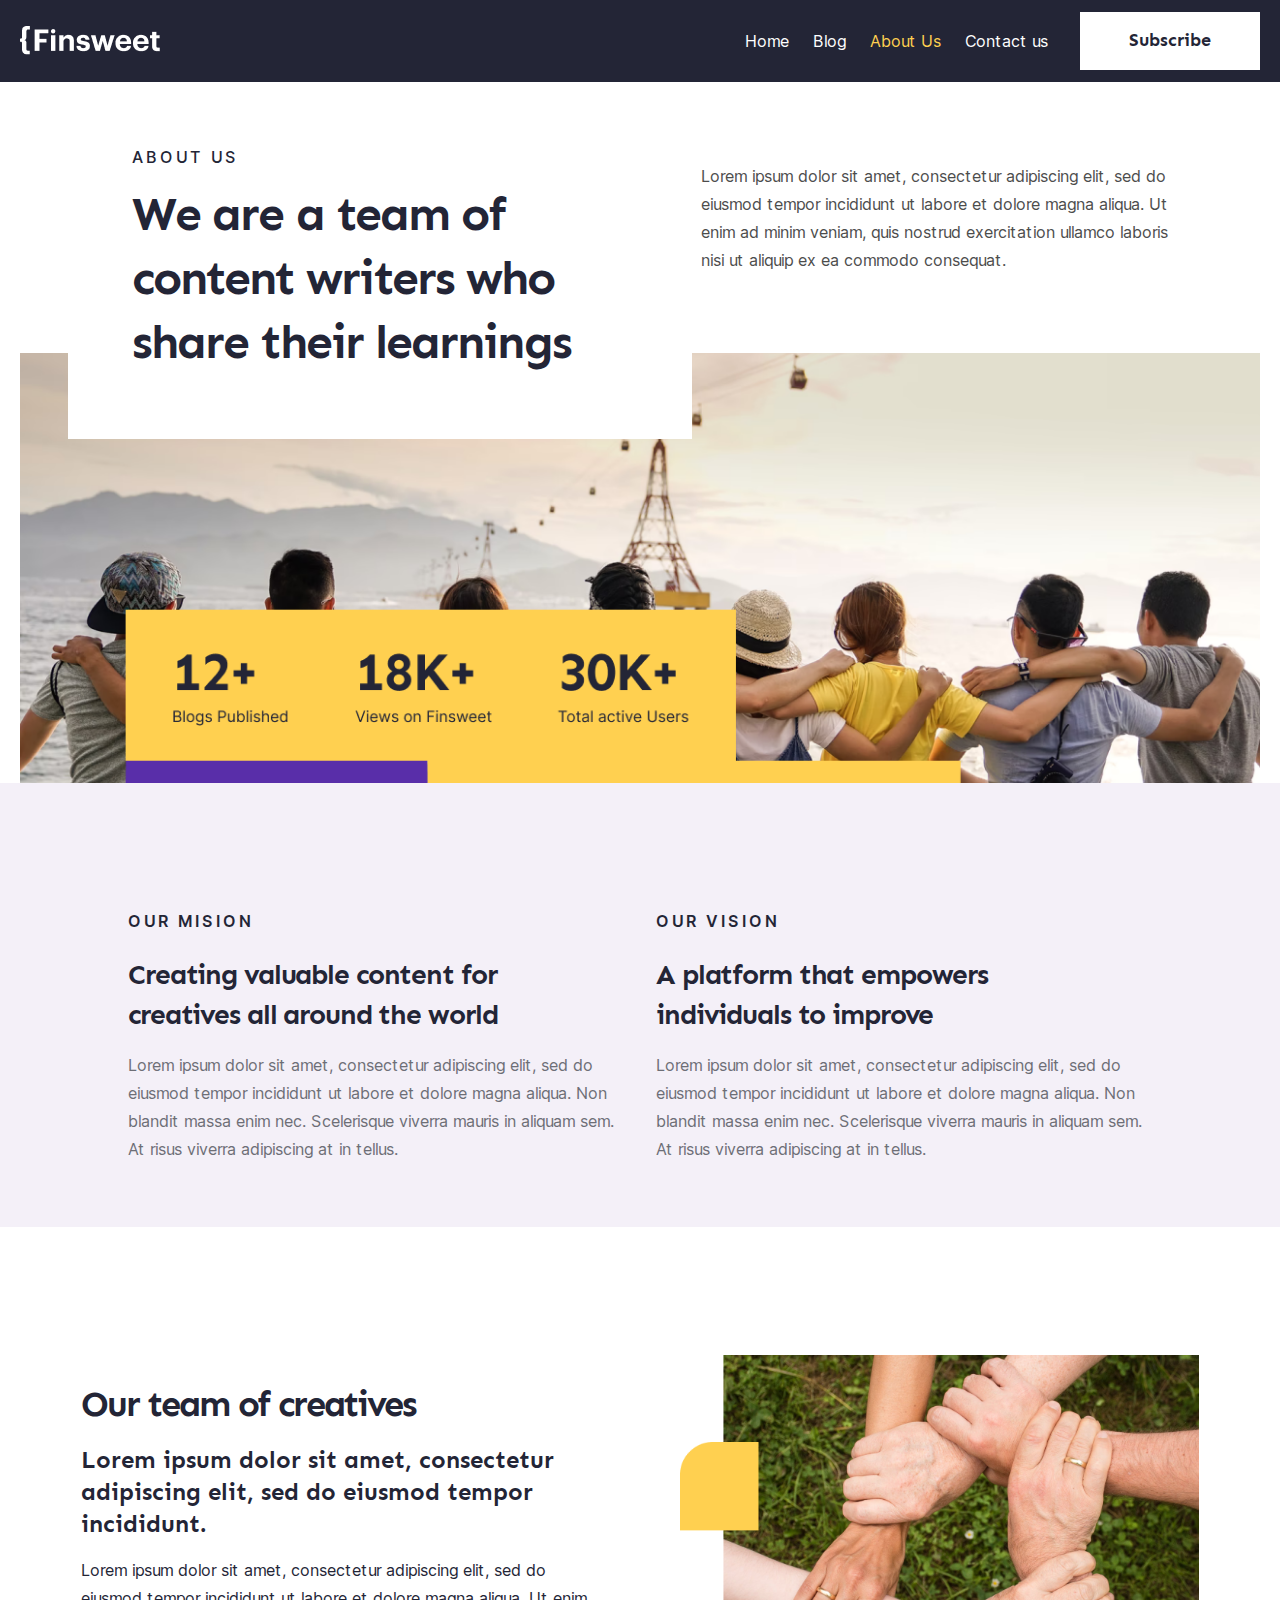
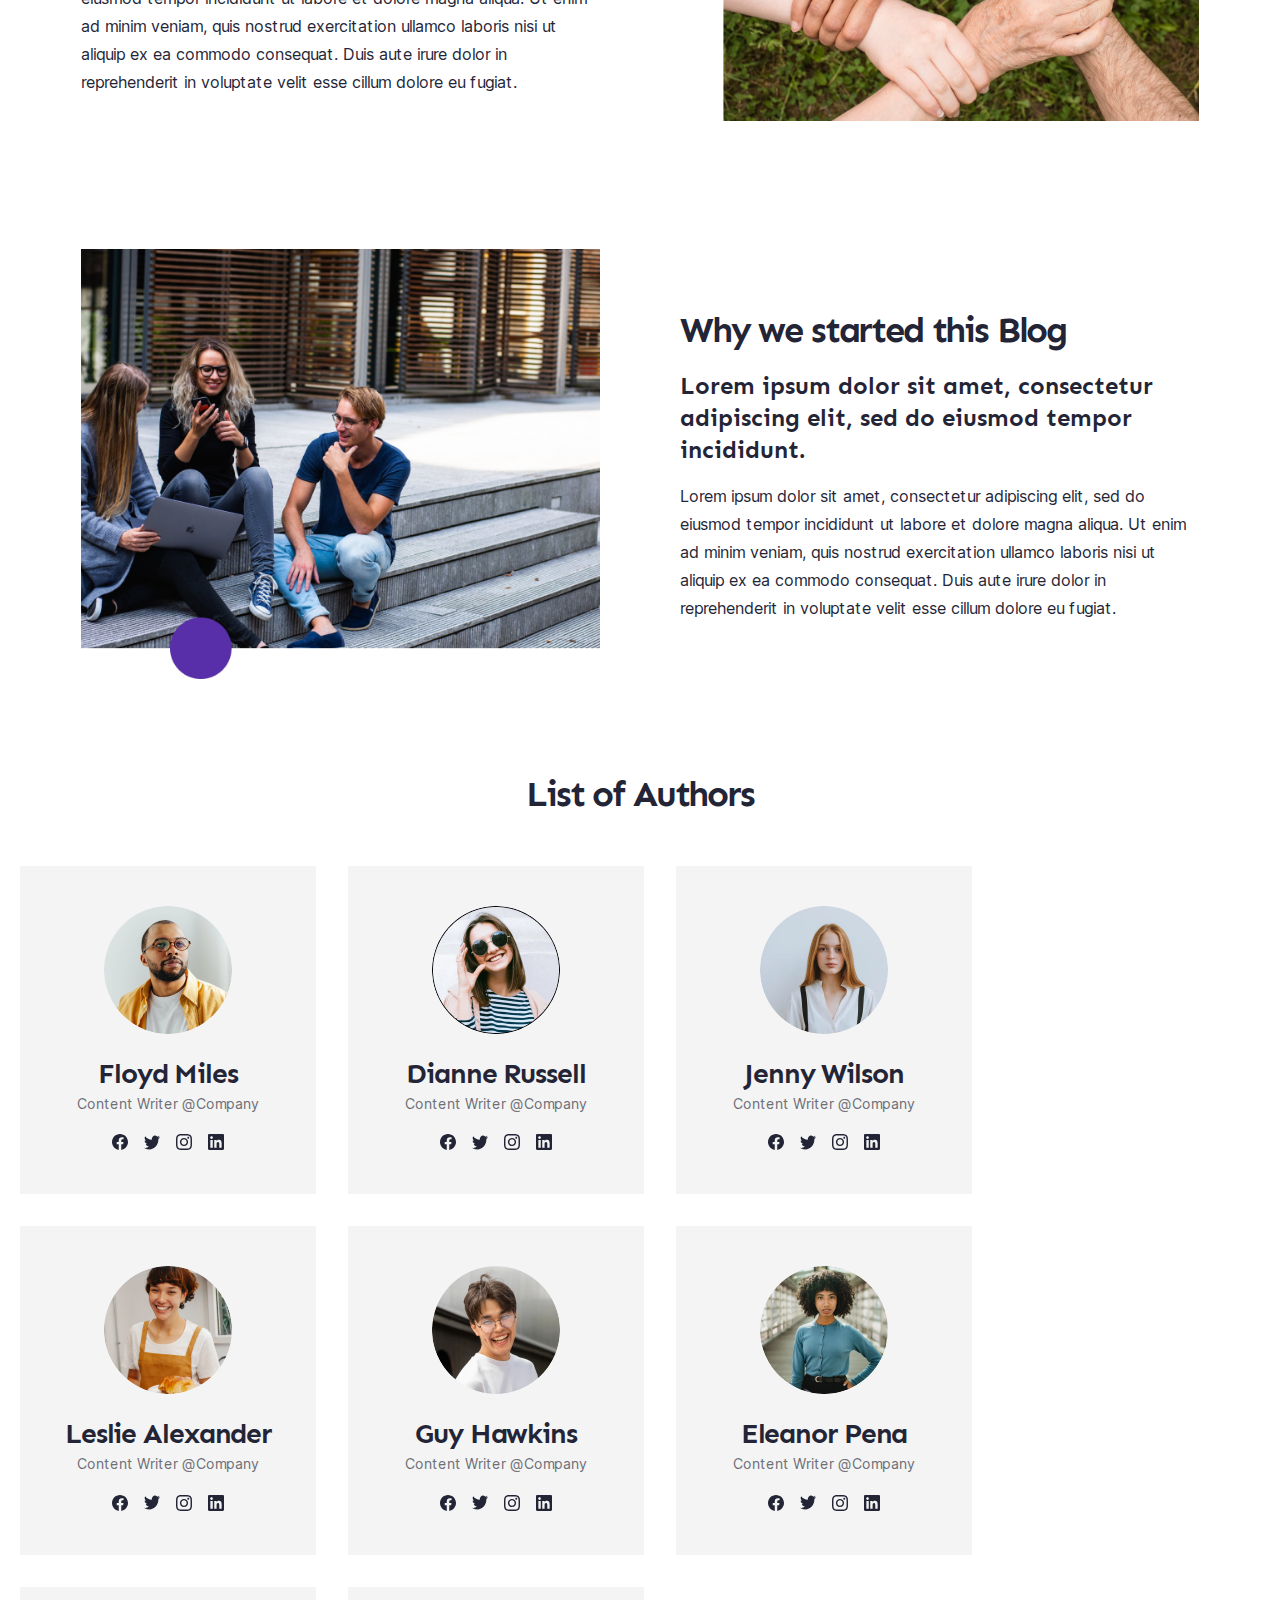
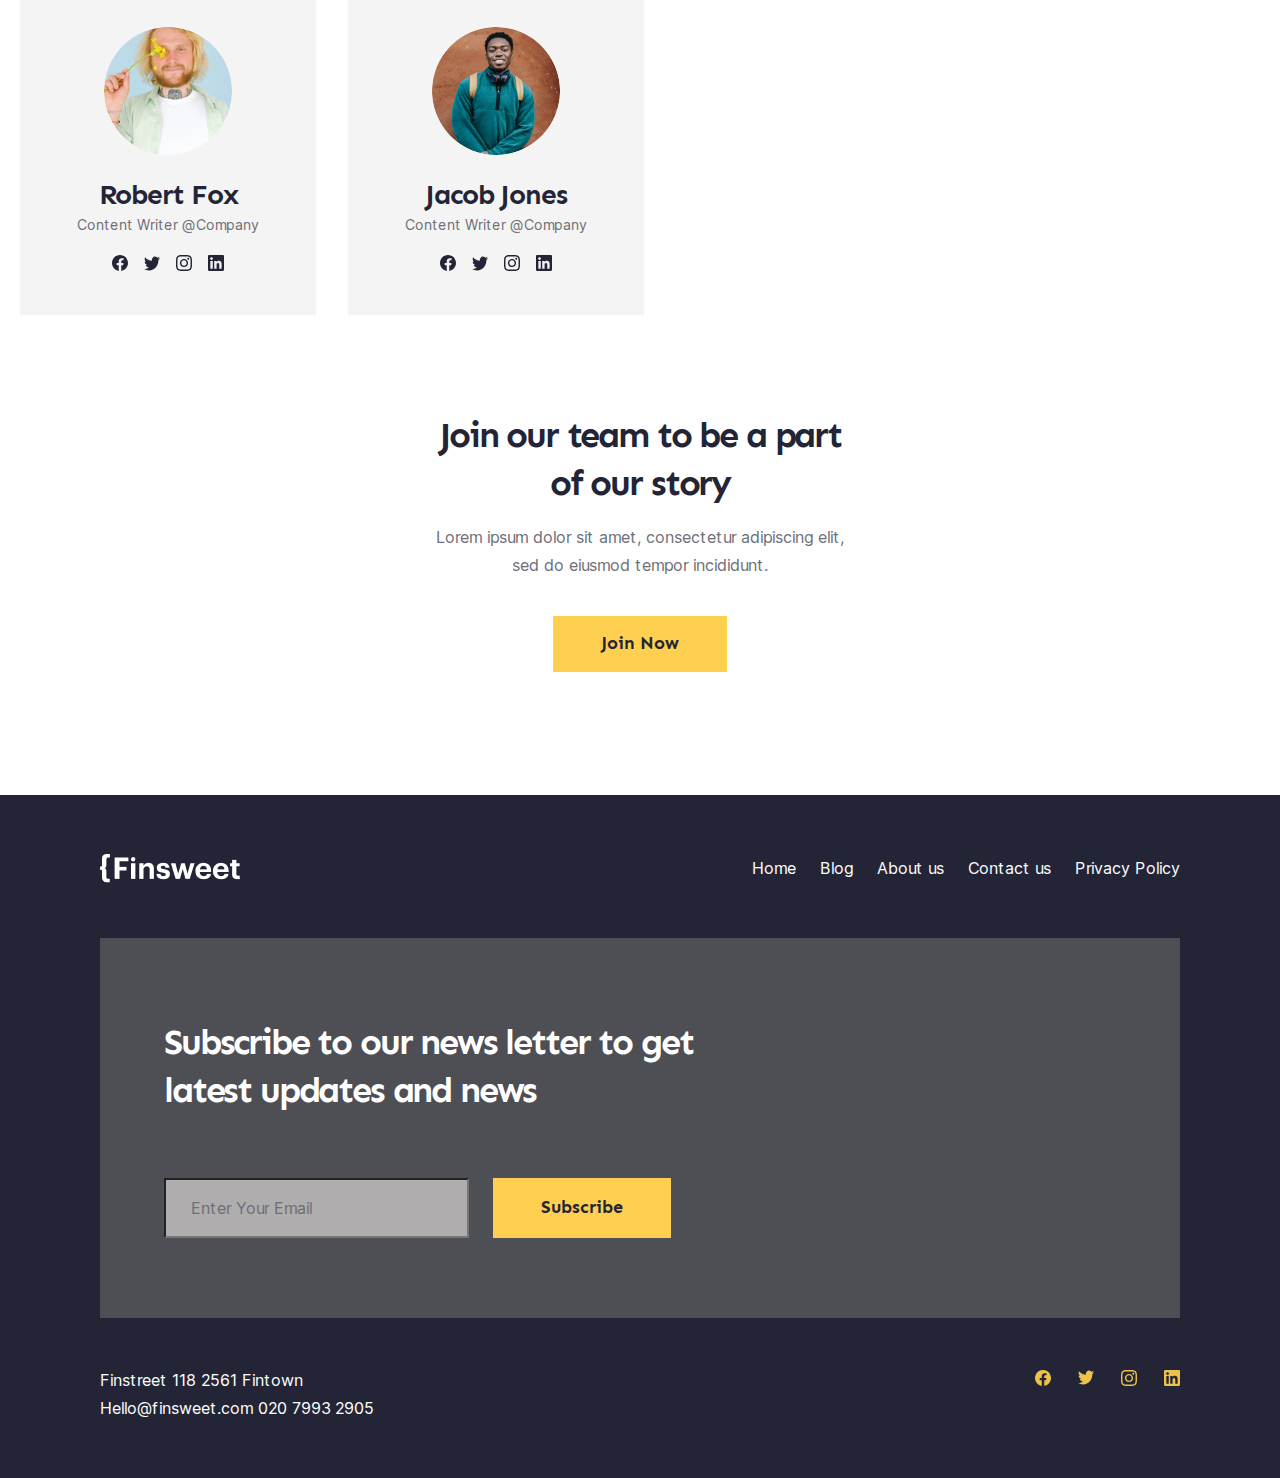
<file: about.html>
<!DOCTYPE html>
<html lang="en">

<head>
  <meta charset="UTF-8">
  <meta http-equiv="X-UA-Compatible" content="IE=edge">
  <meta name="viewport" content="width=device-width, initial-scale=1.0">
  <link rel="apple-touch-icon" sizes="180x180" href="favicon/apple-touch-icon.png">
  <link rel="icon" type="image/png" sizes="32x32" href="favicon/favicon-32x32.png">
  <link rel="icon" type="image/png" sizes="16x16" href="favicon/favicon-16x16.png">
  <link rel="manifest" href="favicon/site.webmanifest">
  <link rel="mask-icon" href="favicon/safari-pinned-tab.svg" color="#5bbad5">
  <meta name="msapplication-TileColor" content="#00aba9">
  <meta name="theme-color" content="#ffffff">
  <!-- script -->

  <link rel="stylesheet" href="https://cdn.jsdelivr.net/npm/swiper@11/swiper-bundle.min.css" />

  <!-- styles -->
  <link rel="stylesheet" href="css/normalize.css">
  <link rel="stylesheet" href="css/style.css">
  <link rel="stylesheet" href="css/media.css">
  <title>About Us</title>
</head>
<header class="header">
  <div class="container">
    <div class="header__inner">
      <img src="img/logo.png" alt="FINSWEET-LOGO" class="header__logo">
      <nav class="header__nav">
        <ul class="header__list list-reset">
          <li class="header__list-item">
            <a href="index.html" class="header__list--link">Home</a>
          </li>
          <li class="header__list-item">
            <a href="blog.html" class="header__list--link">Blog</a>
          </li>
          <li class="header__list-item">
            <a href="about.html" class="header__list--link header__list--link-active">About Us</a>
          </li>
          <li class="header__list-item">
            <a href="contact.html" class="header__list--link">Contact us</a>
          </li>
        </ul>
      </nav>
      <button class="btn btn-reset" type="button">Subscribe</button>
    </div>
  </div>
</header>
<main class="main-about">
  <section class="about-us">
    <div class="container">
      <div class="about-us__inner">
        <div class="about-us__inner-top">
          <div class="about-us__block-absolute">
            <h4 class="about-us__block-absolute-subtitle">ABOUT US</h4>
            <h3 class="about-us__block-absolute--title">We are a team of content writers who share their learnings</h3>
          </div>
          <div class="about-us__block">
            <p class="about-us__block-text">
              Lorem ipsum dolor sit amet, consectetur adipiscing elit, sed do eiusmod tempor incididunt ut labore et
              dolore magna aliqua. Ut enim ad minim veniam, quis nostrud exercitation ullamco laboris nisi ut aliquip ex
              ea commodo consequat.
            </p>
          </div>
        </div>
        <img src="img/about-us-img.png" alt="PEOPLE" class="about-us__inner-img">
      </div>
    </div>
  </section>
  <section class="about-us__options">
    <div class="container">
      <div class="about-us__options-inner">
        <div class="about-us__options-inner--left">
          <h4 class="about-us__options-inner--subtitle">Our mision</h4>
          <h3 class="about-us__options-inner--title">Creating valuable content for creatives all around the world</h3>
          <p class="about-us__options-inner--text">
            Lorem ipsum dolor sit amet, consectetur adipiscing elit, sed do eiusmod tempor incididunt ut labore et
            dolore magna aliqua. Non blandit massa enim nec. Scelerisque viverra mauris in aliquam sem. At risus viverra
            adipiscing at in tellus.
          </p>
        </div>
        <div class="about-us__options-inner--right">
          <h4 class="about-us__options-inner--subtitle">Our Vision</h4>
          <h3 class="about-us__options-inner--title">A platform that empowers individuals to improve</h3>
          <p class="about-us__options-inner--text">
            Lorem ipsum dolor sit amet, consectetur adipiscing elit, sed do eiusmod tempor incididunt ut labore et
            dolore magna aliqua. Non blandit massa enim nec. Scelerisque viverra mauris in aliquam sem. At risus viverra
            adipiscing at in tellus.
          </p>
        </div>
      </div>
    </div>
  </section>
  <section class="creative">
    <div class="container">
      <div class="creative__inner">
        <div class="creative__block">
          <div class="creative__block-left">
            <h3 class="creative__block-title">Our team of creatives</h3>
            <h4 class="creative__block-subtitle">Lorem ipsum dolor sit amet, consectetur adipiscing elit, sed do eiusmod
              tempor incididunt.</h4>
            <p class="creative__block-text">
              Lorem ipsum dolor sit amet, consectetur adipiscing elit, sed do eiusmod tempor incididunt ut labore et
              dolore magna aliqua. Ut enim ad minim veniam, quis nostrud exercitation ullamco laboris nisi ut aliquip ex
              ea commodo consequat. Duis aute irure dolor in reprehenderit in voluptate velit esse cillum dolore eu
              fugiat.
            </p>
          </div>
          <div class="creative__block-right">
            <img src="img/creative-1.png" alt="Our team of creatives" class="creative__block-img">
          </div>
        </div>
        <div class="creative__block creative__block-reverse">
          <div class="creative__block-left">
            <img src="img/creative-2.png" alt="Why we started this Blog" class="creative__block-img">
          </div>
          <div class="creative__block-right">
            <h3 class="creative__block-title">Why we started this Blog</h3>
            <h4 class="creative__block-subtitle">Lorem ipsum dolor sit amet, consectetur adipiscing elit, sed do eiusmod
              tempor incididunt.</h4>
            <p class="creative__block-text">
              Lorem ipsum dolor sit amet, consectetur adipiscing elit, sed do eiusmod tempor incididunt ut labore et
              dolore magna aliqua. Ut enim ad minim veniam, quis nostrud exercitation ullamco laboris nisi ut aliquip ex
              ea commodo consequat. Duis aute irure dolor in reprehenderit in voluptate velit esse cillum dolore eu
              fugiat.
            </p>
          </div>
        </div>
      </div>
    </div>
  </section>




  <section class="authors">
    <div class="container">
      <h2 class="section__title authors__title">List of Authors</h2>
      <div class="authors__inner">
        <div class="authors__card">
          <img src="img/author-1.png" alt="Floyd Miles" class="authors__img">
          <h5 class="authors__name">Floyd Miles</h5>
          <p class="authors__content">Content Writer @Company</p>
          <div class="authors__social-list">
            <a href="#!" class="authors__social-link">
              <svg width="16" height="16" viewBox="0 0 16 16" fill="none" xmlns="http://www.w3.org/2000/svg">
                <path
                  d="M16 8C16 3.58172 12.4183 0 8 0C3.58172 0 0 3.58172 0 8C0 11.993 2.92547 15.3027 6.75 15.9028V10.3125H4.71875V8H6.75V6.2375C6.75 4.2325 7.94438 3.125 9.77172 3.125C10.6467 3.125 11.5625 3.28125 11.5625 3.28125V5.25H10.5538C9.56 5.25 9.25 5.86672 9.25 6.5V8H11.4688L11.1141 10.3125H9.25V15.9028C13.0745 15.3027 16 11.993 16 8Z"
                  fill="#232536" />
              </svg>
            </a>
            <a href="#!" class="authors__social-link">
              <svg width="16" height="17" viewBox="0 0 16 17" fill="none" xmlns="http://www.w3.org/2000/svg">
                <path
                  d="M5.03344 15.4068C11.0697 15.4068 14.3722 10.0919 14.3722 5.48434C14.3722 5.33492 14.3691 5.18219 14.3628 5.03277C15.0052 4.53914 15.5597 3.9277 16 3.22719C15.4017 3.51003 14.7664 3.69475 14.1159 3.77504C14.8009 3.33883 15.3137 2.65356 15.5594 1.84627C14.915 2.252 14.2104 2.5382 13.4756 2.69262C12.9806 2.13371 12.326 1.76364 11.6131 1.63964C10.9003 1.51563 10.1688 1.6446 9.53183 2.00659C8.89486 2.36858 8.38787 2.94344 8.08923 3.64228C7.7906 4.34113 7.71695 5.12504 7.87969 5.87281C6.575 5.80325 5.29862 5.44314 4.13332 4.81584C2.96802 4.18853 1.9398 3.30804 1.11531 2.23143C0.696266 2.99907 0.568038 3.90743 0.756687 4.77192C0.945337 5.6364 1.43671 6.39213 2.13094 6.88551C1.60975 6.86793 1.09998 6.71883 0.64375 6.45055V6.49371C0.643283 7.29929 0.905399 8.08018 1.38554 8.70365C1.86568 9.32711 2.53422 9.75467 3.2775 9.91363C2.7947 10.054 2.28799 10.0744 1.79656 9.9734C2.0063 10.6662 2.41438 11.2721 2.96385 11.7067C3.51331 12.1412 4.17675 12.3826 4.86156 12.3972C3.69895 13.3676 2.26278 13.8939 0.784375 13.8914C0.522191 13.8909 0.260266 13.8739 0 13.8402C1.5019 14.864 3.24902 15.4077 5.03344 15.4068Z"
                  fill="#232536" />
              </svg>
            </a>
            <a href="#!" class="authors__social-link">
              <svg width="16" height="16" viewBox="0 0 16 16" fill="none" xmlns="http://www.w3.org/2000/svg">
                <g clip-path="url(#clip0_32502_619)">
                  <path
                    d="M8 1.44062C10.1375 1.44062 10.3906 1.45 11.2313 1.4875C12.0125 1.52187 12.4344 1.65313 12.7156 1.7625C13.0875 1.90625 13.3563 2.08125 13.6344 2.35937C13.9156 2.64062 14.0875 2.90625 14.2313 3.27813C14.3406 3.55937 14.4719 3.98437 14.5063 4.7625C14.5438 5.60625 14.5531 5.85938 14.5531 7.99375C14.5531 10.1312 14.5438 10.3844 14.5063 11.225C14.4719 12.0063 14.3406 12.4281 14.2313 12.7094C14.0875 13.0813 13.9125 13.35 13.6344 13.6281C13.3531 13.9094 13.0875 14.0813 12.7156 14.225C12.4344 14.3344 12.0094 14.4656 11.2313 14.5C10.3875 14.5375 10.1344 14.5469 8 14.5469C5.8625 14.5469 5.60938 14.5375 4.76875 14.5C3.9875 14.4656 3.56563 14.3344 3.28438 14.225C2.9125 14.0813 2.64375 13.9062 2.36563 13.6281C2.08438 13.3469 1.9125 13.0813 1.76875 12.7094C1.65938 12.4281 1.52813 12.0031 1.49375 11.225C1.45625 10.3813 1.44688 10.1281 1.44688 7.99375C1.44688 5.85625 1.45625 5.60312 1.49375 4.7625C1.52813 3.98125 1.65938 3.55937 1.76875 3.27813C1.9125 2.90625 2.0875 2.6375 2.36563 2.35937C2.64688 2.07812 2.9125 1.90625 3.28438 1.7625C3.56563 1.65313 3.99063 1.52187 4.76875 1.4875C5.60938 1.45 5.8625 1.44062 8 1.44062ZM8 0C5.82813 0 5.55625 0.009375 4.70313 0.046875C3.85313 0.084375 3.26875 0.221875 2.7625 0.41875C2.23438 0.625 1.7875 0.896875 1.34375 1.34375C0.896875 1.7875 0.625 2.23438 0.41875 2.75938C0.221875 3.26875 0.084375 3.85 0.046875 4.7C0.009375 5.55625 0 5.82812 0 8C0 10.1719 0.009375 10.4437 0.046875 11.2969C0.084375 12.1469 0.221875 12.7312 0.41875 13.2375C0.625 13.7656 0.896875 14.2125 1.34375 14.6562C1.7875 15.1 2.23438 15.375 2.75938 15.5781C3.26875 15.775 3.85 15.9125 4.7 15.95C5.55313 15.9875 5.825 15.9969 7.99688 15.9969C10.1688 15.9969 10.4406 15.9875 11.2938 15.95C12.1438 15.9125 12.7281 15.775 13.2344 15.5781C13.7594 15.375 14.2063 15.1 14.65 14.6562C15.0938 14.2125 15.3688 13.7656 15.5719 13.2406C15.7688 12.7312 15.9063 12.15 15.9438 11.3C15.9813 10.4469 15.9906 10.175 15.9906 8.00313C15.9906 5.83125 15.9813 5.55937 15.9438 4.70625C15.9063 3.85625 15.7688 3.27187 15.5719 2.76562C15.375 2.23437 15.1031 1.7875 14.6563 1.34375C14.2125 0.9 13.7656 0.625 13.2406 0.421875C12.7313 0.225 12.15 0.0875 11.3 0.05C10.4438 0.009375 10.1719 0 8 0Z"
                    fill="#232536" />
                  <path
                    d="M8 3.89062C5.73125 3.89062 3.89062 5.73125 3.89062 8C3.89062 10.2688 5.73125 12.1094 8 12.1094C10.2687 12.1094 12.1094 10.2688 12.1094 8C12.1094 5.73125 10.2687 3.89062 8 3.89062ZM8 10.6656C6.52812 10.6656 5.33437 9.47188 5.33437 8C5.33437 6.52813 6.52812 5.33437 8 5.33437C9.47187 5.33437 10.6656 6.52813 10.6656 8C10.6656 9.47188 9.47187 10.6656 8 10.6656Z"
                    fill="#232536" />
                  <path
                    d="M13.2313 3.72842C13.2313 4.25967 12.8 4.68779 12.2719 4.68779C11.7406 4.68779 11.3125 4.25654 11.3125 3.72842C11.3125 3.19717 11.7438 2.76904 12.2719 2.76904C12.8 2.76904 13.2313 3.20029 13.2313 3.72842Z"
                    fill="#232536" />
                </g>
                <defs>
                  <clipPath id="clip0_32502_619">
                    <rect width="16" height="16" fill="white" />
                  </clipPath>
                </defs>
              </svg>
            </a>
            <a href="#!" class="authors__social-link">
              <svg width="16" height="16" viewBox="0 0 16 16" fill="none" xmlns="http://www.w3.org/2000/svg">
                <g clip-path="url(#clip0_32502_624)">
                  <path
                    d="M14.8156 0H1.18125C0.528125 0 0 0.515625 0 1.15313V14.8438C0 15.4813 0.528125 16 1.18125 16H14.8156C15.4688 16 16 15.4813 16 14.8469V1.15313C16 0.515625 15.4688 0 14.8156 0ZM4.74687 13.6344H2.37188V5.99687H4.74687V13.6344ZM3.55938 4.95625C2.79688 4.95625 2.18125 4.34062 2.18125 3.58125C2.18125 2.82188 2.79688 2.20625 3.55938 2.20625C4.31875 2.20625 4.93437 2.82188 4.93437 3.58125C4.93437 4.3375 4.31875 4.95625 3.55938 4.95625ZM13.6344 13.6344H11.2625V9.92188C11.2625 9.0375 11.2469 7.89687 10.0281 7.89687C8.79375 7.89687 8.60625 8.8625 8.60625 9.85938V13.6344H6.2375V5.99687H8.5125V7.04063H8.54375C8.85938 6.44063 9.63438 5.80625 10.7875 5.80625C13.1906 5.80625 13.6344 7.3875 13.6344 9.44375V13.6344Z"
                    fill="#232536" />
                </g>
                <defs>
                  <clipPath id="clip0_32502_624">
                    <rect width="16" height="16" fill="white" />
                  </clipPath>
                </defs>
              </svg>
            </a>
          </div>
        </div>
        <div class="authors__card">
          <img src="img/author-2.png" alt="Dianne Russell" class="authors__img">
          <h5 class="authors__name">Dianne Russell</h5>
          <p class="authors__content">Content Writer @Company</p>
          <div class="authors__social-list">
            <a href="#!" class="authors__social-link">
              <svg width="16" height="16" viewBox="0 0 16 16" fill="none" xmlns="http://www.w3.org/2000/svg">
                <path
                  d="M16 8C16 3.58172 12.4183 0 8 0C3.58172 0 0 3.58172 0 8C0 11.993 2.92547 15.3027 6.75 15.9028V10.3125H4.71875V8H6.75V6.2375C6.75 4.2325 7.94438 3.125 9.77172 3.125C10.6467 3.125 11.5625 3.28125 11.5625 3.28125V5.25H10.5538C9.56 5.25 9.25 5.86672 9.25 6.5V8H11.4688L11.1141 10.3125H9.25V15.9028C13.0745 15.3027 16 11.993 16 8Z"
                  fill="#232536" />
              </svg>
            </a>
            <a href="#!" class="authors__social-link">
              <svg width="16" height="17" viewBox="0 0 16 17" fill="none" xmlns="http://www.w3.org/2000/svg">
                <path
                  d="M5.03344 15.4068C11.0697 15.4068 14.3722 10.0919 14.3722 5.48434C14.3722 5.33492 14.3691 5.18219 14.3628 5.03277C15.0052 4.53914 15.5597 3.9277 16 3.22719C15.4017 3.51003 14.7664 3.69475 14.1159 3.77504C14.8009 3.33883 15.3137 2.65356 15.5594 1.84627C14.915 2.252 14.2104 2.5382 13.4756 2.69262C12.9806 2.13371 12.326 1.76364 11.6131 1.63964C10.9003 1.51563 10.1688 1.6446 9.53183 2.00659C8.89486 2.36858 8.38787 2.94344 8.08923 3.64228C7.7906 4.34113 7.71695 5.12504 7.87969 5.87281C6.575 5.80325 5.29862 5.44314 4.13332 4.81584C2.96802 4.18853 1.9398 3.30804 1.11531 2.23143C0.696266 2.99907 0.568038 3.90743 0.756687 4.77192C0.945337 5.6364 1.43671 6.39213 2.13094 6.88551C1.60975 6.86793 1.09998 6.71883 0.64375 6.45055V6.49371C0.643283 7.29929 0.905399 8.08018 1.38554 8.70365C1.86568 9.32711 2.53422 9.75467 3.2775 9.91363C2.7947 10.054 2.28799 10.0744 1.79656 9.9734C2.0063 10.6662 2.41438 11.2721 2.96385 11.7067C3.51331 12.1412 4.17675 12.3826 4.86156 12.3972C3.69895 13.3676 2.26278 13.8939 0.784375 13.8914C0.522191 13.8909 0.260266 13.8739 0 13.8402C1.5019 14.864 3.24902 15.4077 5.03344 15.4068Z"
                  fill="#232536" />
              </svg>
            </a>
            <a href="#!" class="authors__social-link">
              <svg width="16" height="16" viewBox="0 0 16 16" fill="none" xmlns="http://www.w3.org/2000/svg">
                <g clip-path="url(#clip0_32502_619)">
                  <path
                    d="M8 1.44062C10.1375 1.44062 10.3906 1.45 11.2313 1.4875C12.0125 1.52187 12.4344 1.65313 12.7156 1.7625C13.0875 1.90625 13.3563 2.08125 13.6344 2.35937C13.9156 2.64062 14.0875 2.90625 14.2313 3.27813C14.3406 3.55937 14.4719 3.98437 14.5063 4.7625C14.5438 5.60625 14.5531 5.85938 14.5531 7.99375C14.5531 10.1312 14.5438 10.3844 14.5063 11.225C14.4719 12.0063 14.3406 12.4281 14.2313 12.7094C14.0875 13.0813 13.9125 13.35 13.6344 13.6281C13.3531 13.9094 13.0875 14.0813 12.7156 14.225C12.4344 14.3344 12.0094 14.4656 11.2313 14.5C10.3875 14.5375 10.1344 14.5469 8 14.5469C5.8625 14.5469 5.60938 14.5375 4.76875 14.5C3.9875 14.4656 3.56563 14.3344 3.28438 14.225C2.9125 14.0813 2.64375 13.9062 2.36563 13.6281C2.08438 13.3469 1.9125 13.0813 1.76875 12.7094C1.65938 12.4281 1.52813 12.0031 1.49375 11.225C1.45625 10.3813 1.44688 10.1281 1.44688 7.99375C1.44688 5.85625 1.45625 5.60312 1.49375 4.7625C1.52813 3.98125 1.65938 3.55937 1.76875 3.27813C1.9125 2.90625 2.0875 2.6375 2.36563 2.35937C2.64688 2.07812 2.9125 1.90625 3.28438 1.7625C3.56563 1.65313 3.99063 1.52187 4.76875 1.4875C5.60938 1.45 5.8625 1.44062 8 1.44062ZM8 0C5.82813 0 5.55625 0.009375 4.70313 0.046875C3.85313 0.084375 3.26875 0.221875 2.7625 0.41875C2.23438 0.625 1.7875 0.896875 1.34375 1.34375C0.896875 1.7875 0.625 2.23438 0.41875 2.75938C0.221875 3.26875 0.084375 3.85 0.046875 4.7C0.009375 5.55625 0 5.82812 0 8C0 10.1719 0.009375 10.4437 0.046875 11.2969C0.084375 12.1469 0.221875 12.7312 0.41875 13.2375C0.625 13.7656 0.896875 14.2125 1.34375 14.6562C1.7875 15.1 2.23438 15.375 2.75938 15.5781C3.26875 15.775 3.85 15.9125 4.7 15.95C5.55313 15.9875 5.825 15.9969 7.99688 15.9969C10.1688 15.9969 10.4406 15.9875 11.2938 15.95C12.1438 15.9125 12.7281 15.775 13.2344 15.5781C13.7594 15.375 14.2063 15.1 14.65 14.6562C15.0938 14.2125 15.3688 13.7656 15.5719 13.2406C15.7688 12.7312 15.9063 12.15 15.9438 11.3C15.9813 10.4469 15.9906 10.175 15.9906 8.00313C15.9906 5.83125 15.9813 5.55937 15.9438 4.70625C15.9063 3.85625 15.7688 3.27187 15.5719 2.76562C15.375 2.23437 15.1031 1.7875 14.6563 1.34375C14.2125 0.9 13.7656 0.625 13.2406 0.421875C12.7313 0.225 12.15 0.0875 11.3 0.05C10.4438 0.009375 10.1719 0 8 0Z"
                    fill="#232536" />
                  <path
                    d="M8 3.89062C5.73125 3.89062 3.89062 5.73125 3.89062 8C3.89062 10.2688 5.73125 12.1094 8 12.1094C10.2687 12.1094 12.1094 10.2688 12.1094 8C12.1094 5.73125 10.2687 3.89062 8 3.89062ZM8 10.6656C6.52812 10.6656 5.33437 9.47188 5.33437 8C5.33437 6.52813 6.52812 5.33437 8 5.33437C9.47187 5.33437 10.6656 6.52813 10.6656 8C10.6656 9.47188 9.47187 10.6656 8 10.6656Z"
                    fill="#232536" />
                  <path
                    d="M13.2313 3.72842C13.2313 4.25967 12.8 4.68779 12.2719 4.68779C11.7406 4.68779 11.3125 4.25654 11.3125 3.72842C11.3125 3.19717 11.7438 2.76904 12.2719 2.76904C12.8 2.76904 13.2313 3.20029 13.2313 3.72842Z"
                    fill="#232536" />
                </g>
                <defs>
                  <clipPath id="clip0_32502_619">
                    <rect width="16" height="16" fill="white" />
                  </clipPath>
                </defs>
              </svg>
            </a>
            <a href="#!" class="authors__social-link">
              <svg width="16" height="16" viewBox="0 0 16 16" fill="none" xmlns="http://www.w3.org/2000/svg">
                <g clip-path="url(#clip0_32502_624)">
                  <path
                    d="M14.8156 0H1.18125C0.528125 0 0 0.515625 0 1.15313V14.8438C0 15.4813 0.528125 16 1.18125 16H14.8156C15.4688 16 16 15.4813 16 14.8469V1.15313C16 0.515625 15.4688 0 14.8156 0ZM4.74687 13.6344H2.37188V5.99687H4.74687V13.6344ZM3.55938 4.95625C2.79688 4.95625 2.18125 4.34062 2.18125 3.58125C2.18125 2.82188 2.79688 2.20625 3.55938 2.20625C4.31875 2.20625 4.93437 2.82188 4.93437 3.58125C4.93437 4.3375 4.31875 4.95625 3.55938 4.95625ZM13.6344 13.6344H11.2625V9.92188C11.2625 9.0375 11.2469 7.89687 10.0281 7.89687C8.79375 7.89687 8.60625 8.8625 8.60625 9.85938V13.6344H6.2375V5.99687H8.5125V7.04063H8.54375C8.85938 6.44063 9.63438 5.80625 10.7875 5.80625C13.1906 5.80625 13.6344 7.3875 13.6344 9.44375V13.6344Z"
                    fill="#232536" />
                </g>
                <defs>
                  <clipPath id="clip0_32502_624">
                    <rect width="16" height="16" fill="white" />
                  </clipPath>
                </defs>
              </svg>
            </a>
          </div>
        </div>
        <div class="authors__card">
          <img src="img/author-3.png" alt="Jenny Wilson" class="authors__img">
          <h5 class="authors__name">Jenny Wilson</h5>
          <p class="authors__content">Content Writer @Company</p>
          <div class="authors__social-list">
            <a href="#!" class="authors__social-link">
              <svg width="16" height="16" viewBox="0 0 16 16" fill="none" xmlns="http://www.w3.org/2000/svg">
                <path
                  d="M16 8C16 3.58172 12.4183 0 8 0C3.58172 0 0 3.58172 0 8C0 11.993 2.92547 15.3027 6.75 15.9028V10.3125H4.71875V8H6.75V6.2375C6.75 4.2325 7.94438 3.125 9.77172 3.125C10.6467 3.125 11.5625 3.28125 11.5625 3.28125V5.25H10.5538C9.56 5.25 9.25 5.86672 9.25 6.5V8H11.4688L11.1141 10.3125H9.25V15.9028C13.0745 15.3027 16 11.993 16 8Z"
                  fill="#232536" />
              </svg>
            </a>
            <a href="#!" class="authors__social-link">
              <svg width="16" height="17" viewBox="0 0 16 17" fill="none" xmlns="http://www.w3.org/2000/svg">
                <path
                  d="M5.03344 15.4068C11.0697 15.4068 14.3722 10.0919 14.3722 5.48434C14.3722 5.33492 14.3691 5.18219 14.3628 5.03277C15.0052 4.53914 15.5597 3.9277 16 3.22719C15.4017 3.51003 14.7664 3.69475 14.1159 3.77504C14.8009 3.33883 15.3137 2.65356 15.5594 1.84627C14.915 2.252 14.2104 2.5382 13.4756 2.69262C12.9806 2.13371 12.326 1.76364 11.6131 1.63964C10.9003 1.51563 10.1688 1.6446 9.53183 2.00659C8.89486 2.36858 8.38787 2.94344 8.08923 3.64228C7.7906 4.34113 7.71695 5.12504 7.87969 5.87281C6.575 5.80325 5.29862 5.44314 4.13332 4.81584C2.96802 4.18853 1.9398 3.30804 1.11531 2.23143C0.696266 2.99907 0.568038 3.90743 0.756687 4.77192C0.945337 5.6364 1.43671 6.39213 2.13094 6.88551C1.60975 6.86793 1.09998 6.71883 0.64375 6.45055V6.49371C0.643283 7.29929 0.905399 8.08018 1.38554 8.70365C1.86568 9.32711 2.53422 9.75467 3.2775 9.91363C2.7947 10.054 2.28799 10.0744 1.79656 9.9734C2.0063 10.6662 2.41438 11.2721 2.96385 11.7067C3.51331 12.1412 4.17675 12.3826 4.86156 12.3972C3.69895 13.3676 2.26278 13.8939 0.784375 13.8914C0.522191 13.8909 0.260266 13.8739 0 13.8402C1.5019 14.864 3.24902 15.4077 5.03344 15.4068Z"
                  fill="#232536" />
              </svg>
            </a>
            <a href="#!" class="authors__social-link">
              <svg width="16" height="16" viewBox="0 0 16 16" fill="none" xmlns="http://www.w3.org/2000/svg">
                <g clip-path="url(#clip0_32502_619)">
                  <path
                    d="M8 1.44062C10.1375 1.44062 10.3906 1.45 11.2313 1.4875C12.0125 1.52187 12.4344 1.65313 12.7156 1.7625C13.0875 1.90625 13.3563 2.08125 13.6344 2.35937C13.9156 2.64062 14.0875 2.90625 14.2313 3.27813C14.3406 3.55937 14.4719 3.98437 14.5063 4.7625C14.5438 5.60625 14.5531 5.85938 14.5531 7.99375C14.5531 10.1312 14.5438 10.3844 14.5063 11.225C14.4719 12.0063 14.3406 12.4281 14.2313 12.7094C14.0875 13.0813 13.9125 13.35 13.6344 13.6281C13.3531 13.9094 13.0875 14.0813 12.7156 14.225C12.4344 14.3344 12.0094 14.4656 11.2313 14.5C10.3875 14.5375 10.1344 14.5469 8 14.5469C5.8625 14.5469 5.60938 14.5375 4.76875 14.5C3.9875 14.4656 3.56563 14.3344 3.28438 14.225C2.9125 14.0813 2.64375 13.9062 2.36563 13.6281C2.08438 13.3469 1.9125 13.0813 1.76875 12.7094C1.65938 12.4281 1.52813 12.0031 1.49375 11.225C1.45625 10.3813 1.44688 10.1281 1.44688 7.99375C1.44688 5.85625 1.45625 5.60312 1.49375 4.7625C1.52813 3.98125 1.65938 3.55937 1.76875 3.27813C1.9125 2.90625 2.0875 2.6375 2.36563 2.35937C2.64688 2.07812 2.9125 1.90625 3.28438 1.7625C3.56563 1.65313 3.99063 1.52187 4.76875 1.4875C5.60938 1.45 5.8625 1.44062 8 1.44062ZM8 0C5.82813 0 5.55625 0.009375 4.70313 0.046875C3.85313 0.084375 3.26875 0.221875 2.7625 0.41875C2.23438 0.625 1.7875 0.896875 1.34375 1.34375C0.896875 1.7875 0.625 2.23438 0.41875 2.75938C0.221875 3.26875 0.084375 3.85 0.046875 4.7C0.009375 5.55625 0 5.82812 0 8C0 10.1719 0.009375 10.4437 0.046875 11.2969C0.084375 12.1469 0.221875 12.7312 0.41875 13.2375C0.625 13.7656 0.896875 14.2125 1.34375 14.6562C1.7875 15.1 2.23438 15.375 2.75938 15.5781C3.26875 15.775 3.85 15.9125 4.7 15.95C5.55313 15.9875 5.825 15.9969 7.99688 15.9969C10.1688 15.9969 10.4406 15.9875 11.2938 15.95C12.1438 15.9125 12.7281 15.775 13.2344 15.5781C13.7594 15.375 14.2063 15.1 14.65 14.6562C15.0938 14.2125 15.3688 13.7656 15.5719 13.2406C15.7688 12.7312 15.9063 12.15 15.9438 11.3C15.9813 10.4469 15.9906 10.175 15.9906 8.00313C15.9906 5.83125 15.9813 5.55937 15.9438 4.70625C15.9063 3.85625 15.7688 3.27187 15.5719 2.76562C15.375 2.23437 15.1031 1.7875 14.6563 1.34375C14.2125 0.9 13.7656 0.625 13.2406 0.421875C12.7313 0.225 12.15 0.0875 11.3 0.05C10.4438 0.009375 10.1719 0 8 0Z"
                    fill="#232536" />
                  <path
                    d="M8 3.89062C5.73125 3.89062 3.89062 5.73125 3.89062 8C3.89062 10.2688 5.73125 12.1094 8 12.1094C10.2687 12.1094 12.1094 10.2688 12.1094 8C12.1094 5.73125 10.2687 3.89062 8 3.89062ZM8 10.6656C6.52812 10.6656 5.33437 9.47188 5.33437 8C5.33437 6.52813 6.52812 5.33437 8 5.33437C9.47187 5.33437 10.6656 6.52813 10.6656 8C10.6656 9.47188 9.47187 10.6656 8 10.6656Z"
                    fill="#232536" />
                  <path
                    d="M13.2313 3.72842C13.2313 4.25967 12.8 4.68779 12.2719 4.68779C11.7406 4.68779 11.3125 4.25654 11.3125 3.72842C11.3125 3.19717 11.7438 2.76904 12.2719 2.76904C12.8 2.76904 13.2313 3.20029 13.2313 3.72842Z"
                    fill="#232536" />
                </g>
                <defs>
                  <clipPath id="clip0_32502_619">
                    <rect width="16" height="16" fill="white" />
                  </clipPath>
                </defs>
              </svg>
            </a>
            <a href="#!" class="authors__social-link">
              <svg width="16" height="16" viewBox="0 0 16 16" fill="none" xmlns="http://www.w3.org/2000/svg">
                <g clip-path="url(#clip0_32502_624)">
                  <path
                    d="M14.8156 0H1.18125C0.528125 0 0 0.515625 0 1.15313V14.8438C0 15.4813 0.528125 16 1.18125 16H14.8156C15.4688 16 16 15.4813 16 14.8469V1.15313C16 0.515625 15.4688 0 14.8156 0ZM4.74687 13.6344H2.37188V5.99687H4.74687V13.6344ZM3.55938 4.95625C2.79688 4.95625 2.18125 4.34062 2.18125 3.58125C2.18125 2.82188 2.79688 2.20625 3.55938 2.20625C4.31875 2.20625 4.93437 2.82188 4.93437 3.58125C4.93437 4.3375 4.31875 4.95625 3.55938 4.95625ZM13.6344 13.6344H11.2625V9.92188C11.2625 9.0375 11.2469 7.89687 10.0281 7.89687C8.79375 7.89687 8.60625 8.8625 8.60625 9.85938V13.6344H6.2375V5.99687H8.5125V7.04063H8.54375C8.85938 6.44063 9.63438 5.80625 10.7875 5.80625C13.1906 5.80625 13.6344 7.3875 13.6344 9.44375V13.6344Z"
                    fill="#232536" />
                </g>
                <defs>
                  <clipPath id="clip0_32502_624">
                    <rect width="16" height="16" fill="white" />
                  </clipPath>
                </defs>
              </svg>
            </a>
          </div>
        </div>
        <div class="authors__card">
          <img src="img/author-4.png" alt="Leslie Alexander" class="authors__img">
          <h5 class="authors__name">Leslie Alexander</h5>
          <p class="authors__content">Content Writer @Company</p>
          <div class="authors__social-list">
            <a href="#!" class="authors__social-link">
              <svg width="16" height="16" viewBox="0 0 16 16" fill="none" xmlns="http://www.w3.org/2000/svg">
                <path
                  d="M16 8C16 3.58172 12.4183 0 8 0C3.58172 0 0 3.58172 0 8C0 11.993 2.92547 15.3027 6.75 15.9028V10.3125H4.71875V8H6.75V6.2375C6.75 4.2325 7.94438 3.125 9.77172 3.125C10.6467 3.125 11.5625 3.28125 11.5625 3.28125V5.25H10.5538C9.56 5.25 9.25 5.86672 9.25 6.5V8H11.4688L11.1141 10.3125H9.25V15.9028C13.0745 15.3027 16 11.993 16 8Z"
                  fill="#232536" />
              </svg>
            </a>
            <a href="#!" class="authors__social-link">
              <svg width="16" height="17" viewBox="0 0 16 17" fill="none" xmlns="http://www.w3.org/2000/svg">
                <path
                  d="M5.03344 15.4068C11.0697 15.4068 14.3722 10.0919 14.3722 5.48434C14.3722 5.33492 14.3691 5.18219 14.3628 5.03277C15.0052 4.53914 15.5597 3.9277 16 3.22719C15.4017 3.51003 14.7664 3.69475 14.1159 3.77504C14.8009 3.33883 15.3137 2.65356 15.5594 1.84627C14.915 2.252 14.2104 2.5382 13.4756 2.69262C12.9806 2.13371 12.326 1.76364 11.6131 1.63964C10.9003 1.51563 10.1688 1.6446 9.53183 2.00659C8.89486 2.36858 8.38787 2.94344 8.08923 3.64228C7.7906 4.34113 7.71695 5.12504 7.87969 5.87281C6.575 5.80325 5.29862 5.44314 4.13332 4.81584C2.96802 4.18853 1.9398 3.30804 1.11531 2.23143C0.696266 2.99907 0.568038 3.90743 0.756687 4.77192C0.945337 5.6364 1.43671 6.39213 2.13094 6.88551C1.60975 6.86793 1.09998 6.71883 0.64375 6.45055V6.49371C0.643283 7.29929 0.905399 8.08018 1.38554 8.70365C1.86568 9.32711 2.53422 9.75467 3.2775 9.91363C2.7947 10.054 2.28799 10.0744 1.79656 9.9734C2.0063 10.6662 2.41438 11.2721 2.96385 11.7067C3.51331 12.1412 4.17675 12.3826 4.86156 12.3972C3.69895 13.3676 2.26278 13.8939 0.784375 13.8914C0.522191 13.8909 0.260266 13.8739 0 13.8402C1.5019 14.864 3.24902 15.4077 5.03344 15.4068Z"
                  fill="#232536" />
              </svg>
            </a>
            <a href="#!" class="authors__social-link">
              <svg width="16" height="16" viewBox="0 0 16 16" fill="none" xmlns="http://www.w3.org/2000/svg">
                <g clip-path="url(#clip0_32502_619)">
                  <path
                    d="M8 1.44062C10.1375 1.44062 10.3906 1.45 11.2313 1.4875C12.0125 1.52187 12.4344 1.65313 12.7156 1.7625C13.0875 1.90625 13.3563 2.08125 13.6344 2.35937C13.9156 2.64062 14.0875 2.90625 14.2313 3.27813C14.3406 3.55937 14.4719 3.98437 14.5063 4.7625C14.5438 5.60625 14.5531 5.85938 14.5531 7.99375C14.5531 10.1312 14.5438 10.3844 14.5063 11.225C14.4719 12.0063 14.3406 12.4281 14.2313 12.7094C14.0875 13.0813 13.9125 13.35 13.6344 13.6281C13.3531 13.9094 13.0875 14.0813 12.7156 14.225C12.4344 14.3344 12.0094 14.4656 11.2313 14.5C10.3875 14.5375 10.1344 14.5469 8 14.5469C5.8625 14.5469 5.60938 14.5375 4.76875 14.5C3.9875 14.4656 3.56563 14.3344 3.28438 14.225C2.9125 14.0813 2.64375 13.9062 2.36563 13.6281C2.08438 13.3469 1.9125 13.0813 1.76875 12.7094C1.65938 12.4281 1.52813 12.0031 1.49375 11.225C1.45625 10.3813 1.44688 10.1281 1.44688 7.99375C1.44688 5.85625 1.45625 5.60312 1.49375 4.7625C1.52813 3.98125 1.65938 3.55937 1.76875 3.27813C1.9125 2.90625 2.0875 2.6375 2.36563 2.35937C2.64688 2.07812 2.9125 1.90625 3.28438 1.7625C3.56563 1.65313 3.99063 1.52187 4.76875 1.4875C5.60938 1.45 5.8625 1.44062 8 1.44062ZM8 0C5.82813 0 5.55625 0.009375 4.70313 0.046875C3.85313 0.084375 3.26875 0.221875 2.7625 0.41875C2.23438 0.625 1.7875 0.896875 1.34375 1.34375C0.896875 1.7875 0.625 2.23438 0.41875 2.75938C0.221875 3.26875 0.084375 3.85 0.046875 4.7C0.009375 5.55625 0 5.82812 0 8C0 10.1719 0.009375 10.4437 0.046875 11.2969C0.084375 12.1469 0.221875 12.7312 0.41875 13.2375C0.625 13.7656 0.896875 14.2125 1.34375 14.6562C1.7875 15.1 2.23438 15.375 2.75938 15.5781C3.26875 15.775 3.85 15.9125 4.7 15.95C5.55313 15.9875 5.825 15.9969 7.99688 15.9969C10.1688 15.9969 10.4406 15.9875 11.2938 15.95C12.1438 15.9125 12.7281 15.775 13.2344 15.5781C13.7594 15.375 14.2063 15.1 14.65 14.6562C15.0938 14.2125 15.3688 13.7656 15.5719 13.2406C15.7688 12.7312 15.9063 12.15 15.9438 11.3C15.9813 10.4469 15.9906 10.175 15.9906 8.00313C15.9906 5.83125 15.9813 5.55937 15.9438 4.70625C15.9063 3.85625 15.7688 3.27187 15.5719 2.76562C15.375 2.23437 15.1031 1.7875 14.6563 1.34375C14.2125 0.9 13.7656 0.625 13.2406 0.421875C12.7313 0.225 12.15 0.0875 11.3 0.05C10.4438 0.009375 10.1719 0 8 0Z"
                    fill="#232536" />
                  <path
                    d="M8 3.89062C5.73125 3.89062 3.89062 5.73125 3.89062 8C3.89062 10.2688 5.73125 12.1094 8 12.1094C10.2687 12.1094 12.1094 10.2688 12.1094 8C12.1094 5.73125 10.2687 3.89062 8 3.89062ZM8 10.6656C6.52812 10.6656 5.33437 9.47188 5.33437 8C5.33437 6.52813 6.52812 5.33437 8 5.33437C9.47187 5.33437 10.6656 6.52813 10.6656 8C10.6656 9.47188 9.47187 10.6656 8 10.6656Z"
                    fill="#232536" />
                  <path
                    d="M13.2313 3.72842C13.2313 4.25967 12.8 4.68779 12.2719 4.68779C11.7406 4.68779 11.3125 4.25654 11.3125 3.72842C11.3125 3.19717 11.7438 2.76904 12.2719 2.76904C12.8 2.76904 13.2313 3.20029 13.2313 3.72842Z"
                    fill="#232536" />
                </g>
                <defs>
                  <clipPath id="clip0_32502_619">
                    <rect width="16" height="16" fill="white" />
                  </clipPath>
                </defs>
              </svg>
            </a>
            <a href="#!" class="authors__social-link">
              <svg width="16" height="16" viewBox="0 0 16 16" fill="none" xmlns="http://www.w3.org/2000/svg">
                <g clip-path="url(#clip0_32502_624)">
                  <path
                    d="M14.8156 0H1.18125C0.528125 0 0 0.515625 0 1.15313V14.8438C0 15.4813 0.528125 16 1.18125 16H14.8156C15.4688 16 16 15.4813 16 14.8469V1.15313C16 0.515625 15.4688 0 14.8156 0ZM4.74687 13.6344H2.37188V5.99687H4.74687V13.6344ZM3.55938 4.95625C2.79688 4.95625 2.18125 4.34062 2.18125 3.58125C2.18125 2.82188 2.79688 2.20625 3.55938 2.20625C4.31875 2.20625 4.93437 2.82188 4.93437 3.58125C4.93437 4.3375 4.31875 4.95625 3.55938 4.95625ZM13.6344 13.6344H11.2625V9.92188C11.2625 9.0375 11.2469 7.89687 10.0281 7.89687C8.79375 7.89687 8.60625 8.8625 8.60625 9.85938V13.6344H6.2375V5.99687H8.5125V7.04063H8.54375C8.85938 6.44063 9.63438 5.80625 10.7875 5.80625C13.1906 5.80625 13.6344 7.3875 13.6344 9.44375V13.6344Z"
                    fill="#232536" />
                </g>
                <defs>
                  <clipPath id="clip0_32502_624">
                    <rect width="16" height="16" fill="white" />
                  </clipPath>
                </defs>
              </svg>
            </a>
          </div>
        </div>
        <div class="authors__card">
          <img src="img/author-5.png" alt="Guy Hawkins" class="authors__img">
          <h5 class="authors__name">Guy Hawkins</h5>
          <p class="authors__content">Content Writer @Company</p>
          <div class="authors__social-list">
            <a href="#!" class="authors__social-link">
              <svg width="16" height="16" viewBox="0 0 16 16" fill="none" xmlns="http://www.w3.org/2000/svg">
                <path
                  d="M16 8C16 3.58172 12.4183 0 8 0C3.58172 0 0 3.58172 0 8C0 11.993 2.92547 15.3027 6.75 15.9028V10.3125H4.71875V8H6.75V6.2375C6.75 4.2325 7.94438 3.125 9.77172 3.125C10.6467 3.125 11.5625 3.28125 11.5625 3.28125V5.25H10.5538C9.56 5.25 9.25 5.86672 9.25 6.5V8H11.4688L11.1141 10.3125H9.25V15.9028C13.0745 15.3027 16 11.993 16 8Z"
                  fill="#232536" />
              </svg>
            </a>
            <a href="#!" class="authors__social-link">
              <svg width="16" height="17" viewBox="0 0 16 17" fill="none" xmlns="http://www.w3.org/2000/svg">
                <path
                  d="M5.03344 15.4068C11.0697 15.4068 14.3722 10.0919 14.3722 5.48434C14.3722 5.33492 14.3691 5.18219 14.3628 5.03277C15.0052 4.53914 15.5597 3.9277 16 3.22719C15.4017 3.51003 14.7664 3.69475 14.1159 3.77504C14.8009 3.33883 15.3137 2.65356 15.5594 1.84627C14.915 2.252 14.2104 2.5382 13.4756 2.69262C12.9806 2.13371 12.326 1.76364 11.6131 1.63964C10.9003 1.51563 10.1688 1.6446 9.53183 2.00659C8.89486 2.36858 8.38787 2.94344 8.08923 3.64228C7.7906 4.34113 7.71695 5.12504 7.87969 5.87281C6.575 5.80325 5.29862 5.44314 4.13332 4.81584C2.96802 4.18853 1.9398 3.30804 1.11531 2.23143C0.696266 2.99907 0.568038 3.90743 0.756687 4.77192C0.945337 5.6364 1.43671 6.39213 2.13094 6.88551C1.60975 6.86793 1.09998 6.71883 0.64375 6.45055V6.49371C0.643283 7.29929 0.905399 8.08018 1.38554 8.70365C1.86568 9.32711 2.53422 9.75467 3.2775 9.91363C2.7947 10.054 2.28799 10.0744 1.79656 9.9734C2.0063 10.6662 2.41438 11.2721 2.96385 11.7067C3.51331 12.1412 4.17675 12.3826 4.86156 12.3972C3.69895 13.3676 2.26278 13.8939 0.784375 13.8914C0.522191 13.8909 0.260266 13.8739 0 13.8402C1.5019 14.864 3.24902 15.4077 5.03344 15.4068Z"
                  fill="#232536" />
              </svg>
            </a>
            <a href="#!" class="authors__social-link">
              <svg width="16" height="16" viewBox="0 0 16 16" fill="none" xmlns="http://www.w3.org/2000/svg">
                <g clip-path="url(#clip0_32502_619)">
                  <path
                    d="M8 1.44062C10.1375 1.44062 10.3906 1.45 11.2313 1.4875C12.0125 1.52187 12.4344 1.65313 12.7156 1.7625C13.0875 1.90625 13.3563 2.08125 13.6344 2.35937C13.9156 2.64062 14.0875 2.90625 14.2313 3.27813C14.3406 3.55937 14.4719 3.98437 14.5063 4.7625C14.5438 5.60625 14.5531 5.85938 14.5531 7.99375C14.5531 10.1312 14.5438 10.3844 14.5063 11.225C14.4719 12.0063 14.3406 12.4281 14.2313 12.7094C14.0875 13.0813 13.9125 13.35 13.6344 13.6281C13.3531 13.9094 13.0875 14.0813 12.7156 14.225C12.4344 14.3344 12.0094 14.4656 11.2313 14.5C10.3875 14.5375 10.1344 14.5469 8 14.5469C5.8625 14.5469 5.60938 14.5375 4.76875 14.5C3.9875 14.4656 3.56563 14.3344 3.28438 14.225C2.9125 14.0813 2.64375 13.9062 2.36563 13.6281C2.08438 13.3469 1.9125 13.0813 1.76875 12.7094C1.65938 12.4281 1.52813 12.0031 1.49375 11.225C1.45625 10.3813 1.44688 10.1281 1.44688 7.99375C1.44688 5.85625 1.45625 5.60312 1.49375 4.7625C1.52813 3.98125 1.65938 3.55937 1.76875 3.27813C1.9125 2.90625 2.0875 2.6375 2.36563 2.35937C2.64688 2.07812 2.9125 1.90625 3.28438 1.7625C3.56563 1.65313 3.99063 1.52187 4.76875 1.4875C5.60938 1.45 5.8625 1.44062 8 1.44062ZM8 0C5.82813 0 5.55625 0.009375 4.70313 0.046875C3.85313 0.084375 3.26875 0.221875 2.7625 0.41875C2.23438 0.625 1.7875 0.896875 1.34375 1.34375C0.896875 1.7875 0.625 2.23438 0.41875 2.75938C0.221875 3.26875 0.084375 3.85 0.046875 4.7C0.009375 5.55625 0 5.82812 0 8C0 10.1719 0.009375 10.4437 0.046875 11.2969C0.084375 12.1469 0.221875 12.7312 0.41875 13.2375C0.625 13.7656 0.896875 14.2125 1.34375 14.6562C1.7875 15.1 2.23438 15.375 2.75938 15.5781C3.26875 15.775 3.85 15.9125 4.7 15.95C5.55313 15.9875 5.825 15.9969 7.99688 15.9969C10.1688 15.9969 10.4406 15.9875 11.2938 15.95C12.1438 15.9125 12.7281 15.775 13.2344 15.5781C13.7594 15.375 14.2063 15.1 14.65 14.6562C15.0938 14.2125 15.3688 13.7656 15.5719 13.2406C15.7688 12.7312 15.9063 12.15 15.9438 11.3C15.9813 10.4469 15.9906 10.175 15.9906 8.00313C15.9906 5.83125 15.9813 5.55937 15.9438 4.70625C15.9063 3.85625 15.7688 3.27187 15.5719 2.76562C15.375 2.23437 15.1031 1.7875 14.6563 1.34375C14.2125 0.9 13.7656 0.625 13.2406 0.421875C12.7313 0.225 12.15 0.0875 11.3 0.05C10.4438 0.009375 10.1719 0 8 0Z"
                    fill="#232536" />
                  <path
                    d="M8 3.89062C5.73125 3.89062 3.89062 5.73125 3.89062 8C3.89062 10.2688 5.73125 12.1094 8 12.1094C10.2687 12.1094 12.1094 10.2688 12.1094 8C12.1094 5.73125 10.2687 3.89062 8 3.89062ZM8 10.6656C6.52812 10.6656 5.33437 9.47188 5.33437 8C5.33437 6.52813 6.52812 5.33437 8 5.33437C9.47187 5.33437 10.6656 6.52813 10.6656 8C10.6656 9.47188 9.47187 10.6656 8 10.6656Z"
                    fill="#232536" />
                  <path
                    d="M13.2313 3.72842C13.2313 4.25967 12.8 4.68779 12.2719 4.68779C11.7406 4.68779 11.3125 4.25654 11.3125 3.72842C11.3125 3.19717 11.7438 2.76904 12.2719 2.76904C12.8 2.76904 13.2313 3.20029 13.2313 3.72842Z"
                    fill="#232536" />
                </g>
                <defs>
                  <clipPath id="clip0_32502_619">
                    <rect width="16" height="16" fill="white" />
                  </clipPath>
                </defs>
              </svg>
            </a>
            <a href="#!" class="authors__social-link">
              <svg width="16" height="16" viewBox="0 0 16 16" fill="none" xmlns="http://www.w3.org/2000/svg">
                <g clip-path="url(#clip0_32502_624)">
                  <path
                    d="M14.8156 0H1.18125C0.528125 0 0 0.515625 0 1.15313V14.8438C0 15.4813 0.528125 16 1.18125 16H14.8156C15.4688 16 16 15.4813 16 14.8469V1.15313C16 0.515625 15.4688 0 14.8156 0ZM4.74687 13.6344H2.37188V5.99687H4.74687V13.6344ZM3.55938 4.95625C2.79688 4.95625 2.18125 4.34062 2.18125 3.58125C2.18125 2.82188 2.79688 2.20625 3.55938 2.20625C4.31875 2.20625 4.93437 2.82188 4.93437 3.58125C4.93437 4.3375 4.31875 4.95625 3.55938 4.95625ZM13.6344 13.6344H11.2625V9.92188C11.2625 9.0375 11.2469 7.89687 10.0281 7.89687C8.79375 7.89687 8.60625 8.8625 8.60625 9.85938V13.6344H6.2375V5.99687H8.5125V7.04063H8.54375C8.85938 6.44063 9.63438 5.80625 10.7875 5.80625C13.1906 5.80625 13.6344 7.3875 13.6344 9.44375V13.6344Z"
                    fill="#232536" />
                </g>
                <defs>
                  <clipPath id="clip0_32502_624">
                    <rect width="16" height="16" fill="white" />
                  </clipPath>
                </defs>
              </svg>
            </a>
          </div>
        </div>
        <div class="authors__card">
          <img src="img/author-6.png" alt="Eleanor Pena" class="authors__img">
          <h5 class="authors__name">Eleanor Pena</h5>
          <p class="authors__content">Content Writer @Company</p>
          <div class="authors__social-list">
            <a href="#!" class="authors__social-link">
              <svg width="16" height="16" viewBox="0 0 16 16" fill="none" xmlns="http://www.w3.org/2000/svg">
                <path
                  d="M16 8C16 3.58172 12.4183 0 8 0C3.58172 0 0 3.58172 0 8C0 11.993 2.92547 15.3027 6.75 15.9028V10.3125H4.71875V8H6.75V6.2375C6.75 4.2325 7.94438 3.125 9.77172 3.125C10.6467 3.125 11.5625 3.28125 11.5625 3.28125V5.25H10.5538C9.56 5.25 9.25 5.86672 9.25 6.5V8H11.4688L11.1141 10.3125H9.25V15.9028C13.0745 15.3027 16 11.993 16 8Z"
                  fill="#232536" />
              </svg>
            </a>
            <a href="#!" class="authors__social-link">
              <svg width="16" height="17" viewBox="0 0 16 17" fill="none" xmlns="http://www.w3.org/2000/svg">
                <path
                  d="M5.03344 15.4068C11.0697 15.4068 14.3722 10.0919 14.3722 5.48434C14.3722 5.33492 14.3691 5.18219 14.3628 5.03277C15.0052 4.53914 15.5597 3.9277 16 3.22719C15.4017 3.51003 14.7664 3.69475 14.1159 3.77504C14.8009 3.33883 15.3137 2.65356 15.5594 1.84627C14.915 2.252 14.2104 2.5382 13.4756 2.69262C12.9806 2.13371 12.326 1.76364 11.6131 1.63964C10.9003 1.51563 10.1688 1.6446 9.53183 2.00659C8.89486 2.36858 8.38787 2.94344 8.08923 3.64228C7.7906 4.34113 7.71695 5.12504 7.87969 5.87281C6.575 5.80325 5.29862 5.44314 4.13332 4.81584C2.96802 4.18853 1.9398 3.30804 1.11531 2.23143C0.696266 2.99907 0.568038 3.90743 0.756687 4.77192C0.945337 5.6364 1.43671 6.39213 2.13094 6.88551C1.60975 6.86793 1.09998 6.71883 0.64375 6.45055V6.49371C0.643283 7.29929 0.905399 8.08018 1.38554 8.70365C1.86568 9.32711 2.53422 9.75467 3.2775 9.91363C2.7947 10.054 2.28799 10.0744 1.79656 9.9734C2.0063 10.6662 2.41438 11.2721 2.96385 11.7067C3.51331 12.1412 4.17675 12.3826 4.86156 12.3972C3.69895 13.3676 2.26278 13.8939 0.784375 13.8914C0.522191 13.8909 0.260266 13.8739 0 13.8402C1.5019 14.864 3.24902 15.4077 5.03344 15.4068Z"
                  fill="#232536" />
              </svg>
            </a>
            <a href="#!" class="authors__social-link">
              <svg width="16" height="16" viewBox="0 0 16 16" fill="none" xmlns="http://www.w3.org/2000/svg">
                <g clip-path="url(#clip0_32502_619)">
                  <path
                    d="M8 1.44062C10.1375 1.44062 10.3906 1.45 11.2313 1.4875C12.0125 1.52187 12.4344 1.65313 12.7156 1.7625C13.0875 1.90625 13.3563 2.08125 13.6344 2.35937C13.9156 2.64062 14.0875 2.90625 14.2313 3.27813C14.3406 3.55937 14.4719 3.98437 14.5063 4.7625C14.5438 5.60625 14.5531 5.85938 14.5531 7.99375C14.5531 10.1312 14.5438 10.3844 14.5063 11.225C14.4719 12.0063 14.3406 12.4281 14.2313 12.7094C14.0875 13.0813 13.9125 13.35 13.6344 13.6281C13.3531 13.9094 13.0875 14.0813 12.7156 14.225C12.4344 14.3344 12.0094 14.4656 11.2313 14.5C10.3875 14.5375 10.1344 14.5469 8 14.5469C5.8625 14.5469 5.60938 14.5375 4.76875 14.5C3.9875 14.4656 3.56563 14.3344 3.28438 14.225C2.9125 14.0813 2.64375 13.9062 2.36563 13.6281C2.08438 13.3469 1.9125 13.0813 1.76875 12.7094C1.65938 12.4281 1.52813 12.0031 1.49375 11.225C1.45625 10.3813 1.44688 10.1281 1.44688 7.99375C1.44688 5.85625 1.45625 5.60312 1.49375 4.7625C1.52813 3.98125 1.65938 3.55937 1.76875 3.27813C1.9125 2.90625 2.0875 2.6375 2.36563 2.35937C2.64688 2.07812 2.9125 1.90625 3.28438 1.7625C3.56563 1.65313 3.99063 1.52187 4.76875 1.4875C5.60938 1.45 5.8625 1.44062 8 1.44062ZM8 0C5.82813 0 5.55625 0.009375 4.70313 0.046875C3.85313 0.084375 3.26875 0.221875 2.7625 0.41875C2.23438 0.625 1.7875 0.896875 1.34375 1.34375C0.896875 1.7875 0.625 2.23438 0.41875 2.75938C0.221875 3.26875 0.084375 3.85 0.046875 4.7C0.009375 5.55625 0 5.82812 0 8C0 10.1719 0.009375 10.4437 0.046875 11.2969C0.084375 12.1469 0.221875 12.7312 0.41875 13.2375C0.625 13.7656 0.896875 14.2125 1.34375 14.6562C1.7875 15.1 2.23438 15.375 2.75938 15.5781C3.26875 15.775 3.85 15.9125 4.7 15.95C5.55313 15.9875 5.825 15.9969 7.99688 15.9969C10.1688 15.9969 10.4406 15.9875 11.2938 15.95C12.1438 15.9125 12.7281 15.775 13.2344 15.5781C13.7594 15.375 14.2063 15.1 14.65 14.6562C15.0938 14.2125 15.3688 13.7656 15.5719 13.2406C15.7688 12.7312 15.9063 12.15 15.9438 11.3C15.9813 10.4469 15.9906 10.175 15.9906 8.00313C15.9906 5.83125 15.9813 5.55937 15.9438 4.70625C15.9063 3.85625 15.7688 3.27187 15.5719 2.76562C15.375 2.23437 15.1031 1.7875 14.6563 1.34375C14.2125 0.9 13.7656 0.625 13.2406 0.421875C12.7313 0.225 12.15 0.0875 11.3 0.05C10.4438 0.009375 10.1719 0 8 0Z"
                    fill="#232536" />
                  <path
                    d="M8 3.89062C5.73125 3.89062 3.89062 5.73125 3.89062 8C3.89062 10.2688 5.73125 12.1094 8 12.1094C10.2687 12.1094 12.1094 10.2688 12.1094 8C12.1094 5.73125 10.2687 3.89062 8 3.89062ZM8 10.6656C6.52812 10.6656 5.33437 9.47188 5.33437 8C5.33437 6.52813 6.52812 5.33437 8 5.33437C9.47187 5.33437 10.6656 6.52813 10.6656 8C10.6656 9.47188 9.47187 10.6656 8 10.6656Z"
                    fill="#232536" />
                  <path
                    d="M13.2313 3.72842C13.2313 4.25967 12.8 4.68779 12.2719 4.68779C11.7406 4.68779 11.3125 4.25654 11.3125 3.72842C11.3125 3.19717 11.7438 2.76904 12.2719 2.76904C12.8 2.76904 13.2313 3.20029 13.2313 3.72842Z"
                    fill="#232536" />
                </g>
                <defs>
                  <clipPath id="clip0_32502_619">
                    <rect width="16" height="16" fill="white" />
                  </clipPath>
                </defs>
              </svg>
            </a>
            <a href="#!" class="authors__social-link">
              <svg width="16" height="16" viewBox="0 0 16 16" fill="none" xmlns="http://www.w3.org/2000/svg">
                <g clip-path="url(#clip0_32502_624)">
                  <path
                    d="M14.8156 0H1.18125C0.528125 0 0 0.515625 0 1.15313V14.8438C0 15.4813 0.528125 16 1.18125 16H14.8156C15.4688 16 16 15.4813 16 14.8469V1.15313C16 0.515625 15.4688 0 14.8156 0ZM4.74687 13.6344H2.37188V5.99687H4.74687V13.6344ZM3.55938 4.95625C2.79688 4.95625 2.18125 4.34062 2.18125 3.58125C2.18125 2.82188 2.79688 2.20625 3.55938 2.20625C4.31875 2.20625 4.93437 2.82188 4.93437 3.58125C4.93437 4.3375 4.31875 4.95625 3.55938 4.95625ZM13.6344 13.6344H11.2625V9.92188C11.2625 9.0375 11.2469 7.89687 10.0281 7.89687C8.79375 7.89687 8.60625 8.8625 8.60625 9.85938V13.6344H6.2375V5.99687H8.5125V7.04063H8.54375C8.85938 6.44063 9.63438 5.80625 10.7875 5.80625C13.1906 5.80625 13.6344 7.3875 13.6344 9.44375V13.6344Z"
                    fill="#232536" />
                </g>
                <defs>
                  <clipPath id="clip0_32502_624">
                    <rect width="16" height="16" fill="white" />
                  </clipPath>
                </defs>
              </svg>
            </a>
          </div>
        </div>
        <div class="authors__card">
          <img src="img/author-7.png" alt="Robert Fox" class="authors__img">
          <h5 class="authors__name">Robert Fox</h5>
          <p class="authors__content">Content Writer @Company</p>
          <div class="authors__social-list">
            <a href="#!" class="authors__social-link">
              <svg width="16" height="16" viewBox="0 0 16 16" fill="none" xmlns="http://www.w3.org/2000/svg">
                <path
                  d="M16 8C16 3.58172 12.4183 0 8 0C3.58172 0 0 3.58172 0 8C0 11.993 2.92547 15.3027 6.75 15.9028V10.3125H4.71875V8H6.75V6.2375C6.75 4.2325 7.94438 3.125 9.77172 3.125C10.6467 3.125 11.5625 3.28125 11.5625 3.28125V5.25H10.5538C9.56 5.25 9.25 5.86672 9.25 6.5V8H11.4688L11.1141 10.3125H9.25V15.9028C13.0745 15.3027 16 11.993 16 8Z"
                  fill="#232536" />
              </svg>
            </a>
            <a href="#!" class="authors__social-link">
              <svg width="16" height="17" viewBox="0 0 16 17" fill="none" xmlns="http://www.w3.org/2000/svg">
                <path
                  d="M5.03344 15.4068C11.0697 15.4068 14.3722 10.0919 14.3722 5.48434C14.3722 5.33492 14.3691 5.18219 14.3628 5.03277C15.0052 4.53914 15.5597 3.9277 16 3.22719C15.4017 3.51003 14.7664 3.69475 14.1159 3.77504C14.8009 3.33883 15.3137 2.65356 15.5594 1.84627C14.915 2.252 14.2104 2.5382 13.4756 2.69262C12.9806 2.13371 12.326 1.76364 11.6131 1.63964C10.9003 1.51563 10.1688 1.6446 9.53183 2.00659C8.89486 2.36858 8.38787 2.94344 8.08923 3.64228C7.7906 4.34113 7.71695 5.12504 7.87969 5.87281C6.575 5.80325 5.29862 5.44314 4.13332 4.81584C2.96802 4.18853 1.9398 3.30804 1.11531 2.23143C0.696266 2.99907 0.568038 3.90743 0.756687 4.77192C0.945337 5.6364 1.43671 6.39213 2.13094 6.88551C1.60975 6.86793 1.09998 6.71883 0.64375 6.45055V6.49371C0.643283 7.29929 0.905399 8.08018 1.38554 8.70365C1.86568 9.32711 2.53422 9.75467 3.2775 9.91363C2.7947 10.054 2.28799 10.0744 1.79656 9.9734C2.0063 10.6662 2.41438 11.2721 2.96385 11.7067C3.51331 12.1412 4.17675 12.3826 4.86156 12.3972C3.69895 13.3676 2.26278 13.8939 0.784375 13.8914C0.522191 13.8909 0.260266 13.8739 0 13.8402C1.5019 14.864 3.24902 15.4077 5.03344 15.4068Z"
                  fill="#232536" />
              </svg>
            </a>
            <a href="#!" class="authors__social-link">
              <svg width="16" height="16" viewBox="0 0 16 16" fill="none" xmlns="http://www.w3.org/2000/svg">
                <g clip-path="url(#clip0_32502_619)">
                  <path
                    d="M8 1.44062C10.1375 1.44062 10.3906 1.45 11.2313 1.4875C12.0125 1.52187 12.4344 1.65313 12.7156 1.7625C13.0875 1.90625 13.3563 2.08125 13.6344 2.35937C13.9156 2.64062 14.0875 2.90625 14.2313 3.27813C14.3406 3.55937 14.4719 3.98437 14.5063 4.7625C14.5438 5.60625 14.5531 5.85938 14.5531 7.99375C14.5531 10.1312 14.5438 10.3844 14.5063 11.225C14.4719 12.0063 14.3406 12.4281 14.2313 12.7094C14.0875 13.0813 13.9125 13.35 13.6344 13.6281C13.3531 13.9094 13.0875 14.0813 12.7156 14.225C12.4344 14.3344 12.0094 14.4656 11.2313 14.5C10.3875 14.5375 10.1344 14.5469 8 14.5469C5.8625 14.5469 5.60938 14.5375 4.76875 14.5C3.9875 14.4656 3.56563 14.3344 3.28438 14.225C2.9125 14.0813 2.64375 13.9062 2.36563 13.6281C2.08438 13.3469 1.9125 13.0813 1.76875 12.7094C1.65938 12.4281 1.52813 12.0031 1.49375 11.225C1.45625 10.3813 1.44688 10.1281 1.44688 7.99375C1.44688 5.85625 1.45625 5.60312 1.49375 4.7625C1.52813 3.98125 1.65938 3.55937 1.76875 3.27813C1.9125 2.90625 2.0875 2.6375 2.36563 2.35937C2.64688 2.07812 2.9125 1.90625 3.28438 1.7625C3.56563 1.65313 3.99063 1.52187 4.76875 1.4875C5.60938 1.45 5.8625 1.44062 8 1.44062ZM8 0C5.82813 0 5.55625 0.009375 4.70313 0.046875C3.85313 0.084375 3.26875 0.221875 2.7625 0.41875C2.23438 0.625 1.7875 0.896875 1.34375 1.34375C0.896875 1.7875 0.625 2.23438 0.41875 2.75938C0.221875 3.26875 0.084375 3.85 0.046875 4.7C0.009375 5.55625 0 5.82812 0 8C0 10.1719 0.009375 10.4437 0.046875 11.2969C0.084375 12.1469 0.221875 12.7312 0.41875 13.2375C0.625 13.7656 0.896875 14.2125 1.34375 14.6562C1.7875 15.1 2.23438 15.375 2.75938 15.5781C3.26875 15.775 3.85 15.9125 4.7 15.95C5.55313 15.9875 5.825 15.9969 7.99688 15.9969C10.1688 15.9969 10.4406 15.9875 11.2938 15.95C12.1438 15.9125 12.7281 15.775 13.2344 15.5781C13.7594 15.375 14.2063 15.1 14.65 14.6562C15.0938 14.2125 15.3688 13.7656 15.5719 13.2406C15.7688 12.7312 15.9063 12.15 15.9438 11.3C15.9813 10.4469 15.9906 10.175 15.9906 8.00313C15.9906 5.83125 15.9813 5.55937 15.9438 4.70625C15.9063 3.85625 15.7688 3.27187 15.5719 2.76562C15.375 2.23437 15.1031 1.7875 14.6563 1.34375C14.2125 0.9 13.7656 0.625 13.2406 0.421875C12.7313 0.225 12.15 0.0875 11.3 0.05C10.4438 0.009375 10.1719 0 8 0Z"
                    fill="#232536" />
                  <path
                    d="M8 3.89062C5.73125 3.89062 3.89062 5.73125 3.89062 8C3.89062 10.2688 5.73125 12.1094 8 12.1094C10.2687 12.1094 12.1094 10.2688 12.1094 8C12.1094 5.73125 10.2687 3.89062 8 3.89062ZM8 10.6656C6.52812 10.6656 5.33437 9.47188 5.33437 8C5.33437 6.52813 6.52812 5.33437 8 5.33437C9.47187 5.33437 10.6656 6.52813 10.6656 8C10.6656 9.47188 9.47187 10.6656 8 10.6656Z"
                    fill="#232536" />
                  <path
                    d="M13.2313 3.72842C13.2313 4.25967 12.8 4.68779 12.2719 4.68779C11.7406 4.68779 11.3125 4.25654 11.3125 3.72842C11.3125 3.19717 11.7438 2.76904 12.2719 2.76904C12.8 2.76904 13.2313 3.20029 13.2313 3.72842Z"
                    fill="#232536" />
                </g>
                <defs>
                  <clipPath id="clip0_32502_619">
                    <rect width="16" height="16" fill="white" />
                  </clipPath>
                </defs>
              </svg>
            </a>
            <a href="#!" class="authors__social-link">
              <svg width="16" height="16" viewBox="0 0 16 16" fill="none" xmlns="http://www.w3.org/2000/svg">
                <g clip-path="url(#clip0_32502_624)">
                  <path
                    d="M14.8156 0H1.18125C0.528125 0 0 0.515625 0 1.15313V14.8438C0 15.4813 0.528125 16 1.18125 16H14.8156C15.4688 16 16 15.4813 16 14.8469V1.15313C16 0.515625 15.4688 0 14.8156 0ZM4.74687 13.6344H2.37188V5.99687H4.74687V13.6344ZM3.55938 4.95625C2.79688 4.95625 2.18125 4.34062 2.18125 3.58125C2.18125 2.82188 2.79688 2.20625 3.55938 2.20625C4.31875 2.20625 4.93437 2.82188 4.93437 3.58125C4.93437 4.3375 4.31875 4.95625 3.55938 4.95625ZM13.6344 13.6344H11.2625V9.92188C11.2625 9.0375 11.2469 7.89687 10.0281 7.89687C8.79375 7.89687 8.60625 8.8625 8.60625 9.85938V13.6344H6.2375V5.99687H8.5125V7.04063H8.54375C8.85938 6.44063 9.63438 5.80625 10.7875 5.80625C13.1906 5.80625 13.6344 7.3875 13.6344 9.44375V13.6344Z"
                    fill="#232536" />
                </g>
                <defs>
                  <clipPath id="clip0_32502_624">
                    <rect width="16" height="16" fill="white" />
                  </clipPath>
                </defs>
              </svg>
            </a>
          </div>
        </div>
        <div class="authors__card">
          <img src="img/author-8.png" alt="Jacob Jones" class="authors__img">
          <h5 class="authors__name">Jacob Jones</h5>
          <p class="authors__content">Content Writer @Company</p>
          <div class="authors__social-list">
            <a href="#!" class="authors__social-link">
              <svg width="16" height="16" viewBox="0 0 16 16" fill="none" xmlns="http://www.w3.org/2000/svg">
                <path
                  d="M16 8C16 3.58172 12.4183 0 8 0C3.58172 0 0 3.58172 0 8C0 11.993 2.92547 15.3027 6.75 15.9028V10.3125H4.71875V8H6.75V6.2375C6.75 4.2325 7.94438 3.125 9.77172 3.125C10.6467 3.125 11.5625 3.28125 11.5625 3.28125V5.25H10.5538C9.56 5.25 9.25 5.86672 9.25 6.5V8H11.4688L11.1141 10.3125H9.25V15.9028C13.0745 15.3027 16 11.993 16 8Z"
                  fill="#232536" />
              </svg>
            </a>
            <a href="#!" class="authors__social-link">
              <svg width="16" height="17" viewBox="0 0 16 17" fill="none" xmlns="http://www.w3.org/2000/svg">
                <path
                  d="M5.03344 15.4068C11.0697 15.4068 14.3722 10.0919 14.3722 5.48434C14.3722 5.33492 14.3691 5.18219 14.3628 5.03277C15.0052 4.53914 15.5597 3.9277 16 3.22719C15.4017 3.51003 14.7664 3.69475 14.1159 3.77504C14.8009 3.33883 15.3137 2.65356 15.5594 1.84627C14.915 2.252 14.2104 2.5382 13.4756 2.69262C12.9806 2.13371 12.326 1.76364 11.6131 1.63964C10.9003 1.51563 10.1688 1.6446 9.53183 2.00659C8.89486 2.36858 8.38787 2.94344 8.08923 3.64228C7.7906 4.34113 7.71695 5.12504 7.87969 5.87281C6.575 5.80325 5.29862 5.44314 4.13332 4.81584C2.96802 4.18853 1.9398 3.30804 1.11531 2.23143C0.696266 2.99907 0.568038 3.90743 0.756687 4.77192C0.945337 5.6364 1.43671 6.39213 2.13094 6.88551C1.60975 6.86793 1.09998 6.71883 0.64375 6.45055V6.49371C0.643283 7.29929 0.905399 8.08018 1.38554 8.70365C1.86568 9.32711 2.53422 9.75467 3.2775 9.91363C2.7947 10.054 2.28799 10.0744 1.79656 9.9734C2.0063 10.6662 2.41438 11.2721 2.96385 11.7067C3.51331 12.1412 4.17675 12.3826 4.86156 12.3972C3.69895 13.3676 2.26278 13.8939 0.784375 13.8914C0.522191 13.8909 0.260266 13.8739 0 13.8402C1.5019 14.864 3.24902 15.4077 5.03344 15.4068Z"
                  fill="#232536" />
              </svg>
            </a>
            <a href="#!" class="authors__social-link">
              <svg width="16" height="16" viewBox="0 0 16 16" fill="none" xmlns="http://www.w3.org/2000/svg">
                <g clip-path="url(#clip0_32502_619)">
                  <path
                    d="M8 1.44062C10.1375 1.44062 10.3906 1.45 11.2313 1.4875C12.0125 1.52187 12.4344 1.65313 12.7156 1.7625C13.0875 1.90625 13.3563 2.08125 13.6344 2.35937C13.9156 2.64062 14.0875 2.90625 14.2313 3.27813C14.3406 3.55937 14.4719 3.98437 14.5063 4.7625C14.5438 5.60625 14.5531 5.85938 14.5531 7.99375C14.5531 10.1312 14.5438 10.3844 14.5063 11.225C14.4719 12.0063 14.3406 12.4281 14.2313 12.7094C14.0875 13.0813 13.9125 13.35 13.6344 13.6281C13.3531 13.9094 13.0875 14.0813 12.7156 14.225C12.4344 14.3344 12.0094 14.4656 11.2313 14.5C10.3875 14.5375 10.1344 14.5469 8 14.5469C5.8625 14.5469 5.60938 14.5375 4.76875 14.5C3.9875 14.4656 3.56563 14.3344 3.28438 14.225C2.9125 14.0813 2.64375 13.9062 2.36563 13.6281C2.08438 13.3469 1.9125 13.0813 1.76875 12.7094C1.65938 12.4281 1.52813 12.0031 1.49375 11.225C1.45625 10.3813 1.44688 10.1281 1.44688 7.99375C1.44688 5.85625 1.45625 5.60312 1.49375 4.7625C1.52813 3.98125 1.65938 3.55937 1.76875 3.27813C1.9125 2.90625 2.0875 2.6375 2.36563 2.35937C2.64688 2.07812 2.9125 1.90625 3.28438 1.7625C3.56563 1.65313 3.99063 1.52187 4.76875 1.4875C5.60938 1.45 5.8625 1.44062 8 1.44062ZM8 0C5.82813 0 5.55625 0.009375 4.70313 0.046875C3.85313 0.084375 3.26875 0.221875 2.7625 0.41875C2.23438 0.625 1.7875 0.896875 1.34375 1.34375C0.896875 1.7875 0.625 2.23438 0.41875 2.75938C0.221875 3.26875 0.084375 3.85 0.046875 4.7C0.009375 5.55625 0 5.82812 0 8C0 10.1719 0.009375 10.4437 0.046875 11.2969C0.084375 12.1469 0.221875 12.7312 0.41875 13.2375C0.625 13.7656 0.896875 14.2125 1.34375 14.6562C1.7875 15.1 2.23438 15.375 2.75938 15.5781C3.26875 15.775 3.85 15.9125 4.7 15.95C5.55313 15.9875 5.825 15.9969 7.99688 15.9969C10.1688 15.9969 10.4406 15.9875 11.2938 15.95C12.1438 15.9125 12.7281 15.775 13.2344 15.5781C13.7594 15.375 14.2063 15.1 14.65 14.6562C15.0938 14.2125 15.3688 13.7656 15.5719 13.2406C15.7688 12.7312 15.9063 12.15 15.9438 11.3C15.9813 10.4469 15.9906 10.175 15.9906 8.00313C15.9906 5.83125 15.9813 5.55937 15.9438 4.70625C15.9063 3.85625 15.7688 3.27187 15.5719 2.76562C15.375 2.23437 15.1031 1.7875 14.6563 1.34375C14.2125 0.9 13.7656 0.625 13.2406 0.421875C12.7313 0.225 12.15 0.0875 11.3 0.05C10.4438 0.009375 10.1719 0 8 0Z"
                    fill="#232536" />
                  <path
                    d="M8 3.89062C5.73125 3.89062 3.89062 5.73125 3.89062 8C3.89062 10.2688 5.73125 12.1094 8 12.1094C10.2687 12.1094 12.1094 10.2688 12.1094 8C12.1094 5.73125 10.2687 3.89062 8 3.89062ZM8 10.6656C6.52812 10.6656 5.33437 9.47188 5.33437 8C5.33437 6.52813 6.52812 5.33437 8 5.33437C9.47187 5.33437 10.6656 6.52813 10.6656 8C10.6656 9.47188 9.47187 10.6656 8 10.6656Z"
                    fill="#232536" />
                  <path
                    d="M13.2313 3.72842C13.2313 4.25967 12.8 4.68779 12.2719 4.68779C11.7406 4.68779 11.3125 4.25654 11.3125 3.72842C11.3125 3.19717 11.7438 2.76904 12.2719 2.76904C12.8 2.76904 13.2313 3.20029 13.2313 3.72842Z"
                    fill="#232536" />
                </g>
                <defs>
                  <clipPath id="clip0_32502_619">
                    <rect width="16" height="16" fill="white" />
                  </clipPath>
                </defs>
              </svg>
            </a>
            <a href="#!" class="authors__social-link">
              <svg width="16" height="16" viewBox="0 0 16 16" fill="none" xmlns="http://www.w3.org/2000/svg">
                <g clip-path="url(#clip0_32502_624)">
                  <path
                    d="M14.8156 0H1.18125C0.528125 0 0 0.515625 0 1.15313V14.8438C0 15.4813 0.528125 16 1.18125 16H14.8156C15.4688 16 16 15.4813 16 14.8469V1.15313C16 0.515625 15.4688 0 14.8156 0ZM4.74687 13.6344H2.37188V5.99687H4.74687V13.6344ZM3.55938 4.95625C2.79688 4.95625 2.18125 4.34062 2.18125 3.58125C2.18125 2.82188 2.79688 2.20625 3.55938 2.20625C4.31875 2.20625 4.93437 2.82188 4.93437 3.58125C4.93437 4.3375 4.31875 4.95625 3.55938 4.95625ZM13.6344 13.6344H11.2625V9.92188C11.2625 9.0375 11.2469 7.89687 10.0281 7.89687C8.79375 7.89687 8.60625 8.8625 8.60625 9.85938V13.6344H6.2375V5.99687H8.5125V7.04063H8.54375C8.85938 6.44063 9.63438 5.80625 10.7875 5.80625C13.1906 5.80625 13.6344 7.3875 13.6344 9.44375V13.6344Z"
                    fill="#232536" />
                </g>
                <defs>
                  <clipPath id="clip0_32502_624">
                    <rect width="16" height="16" fill="white" />
                  </clipPath>
                </defs>
              </svg>
            </a>
          </div>
        </div>
      </div>

    </div>
  </section>

  <section class="join">
    <div class="container">
      <div class="join__inner">
        <h3 class="join__ttle">Join our team to be a part of our story</h3>
        <p class="join__text">Lorem ipsum dolor sit amet, consectetur adipiscing elit, sed do eiusmod tempor incididunt.
        </p>
        <a href="#!" class="section__link join__link">Join Now</a>
      </div>
    </div>
  </section>
</main>
<footer class="footer">
  <div class="container">
    <div class="footer__top">
      <img src="img/logo.png" alt="FINSWEET-LOGO" class="footer__logo">
      <nav class="footer__nav">
        <ul class="footer__list list-reset">
          <li class="footer__list-item">
            <a href="index.html" class="footer__list-link">Home</a>
          </li>
          <li class="footer__list-item">
            <a href="blog.html" class="footer__list-link">Blog</a>
          </li>
          <li class="footer__list-item">
            <a href="about.html" class="footer__list-link">About us</a>
          </li>
          <li class="footer__list-item">
            <a href="contact.html" class="footer__list-link">Contact us</a>
          </li>
          <li class="footer__list-item">
            <a href="privacy.html" class="footer__list-link">Privacy Policy</a>
          </li>
        </ul>
      </nav>
    </div>
    <div class="footer__middle">
      <div class="footer__middle-wrapper">
        <div class="footer__middle-left">
          <p class="middle__left-text">Subscribe to our news letter to get latest updates and news</p>
        </div>
        <div class="footer__middle-right">
          <form class="footer__form">
            <input type="email" class="form__input" required placeholder="Enter Your Email">
            <button class="section__link btn-reset">Subscribe</button>
          </form>
        </div>
      </div>
    </div>
    <div class="footer__bottom">
      <div class="footer__bottom-wrapper">
        <div class="footer__bottom-left">
          <address class="bottom__left-address">Finstreet 118 2561 Fintown</address>
          <div class="bottom__left-links">
            <a href="mailto:Hello@finsweet.com" class="bottom__left-link">Hello@finsweet.com</a>
            <a href="tel:02079932905" class="bottom__left-link">020 7993 2905</a>
          </div>
        </div>
        <div class="footer__bottom--right">
          <div class="bottom__social-list">
            <a href="#!" class="bottom__social-link">
              <svg width="16" height="16" viewBox="0 0 16 16" fill="none" xmlns="http://www.w3.org/2000/svg">
                <path
                  d="M16 8C16 3.58172 12.4183 0 8 0C3.58172 0 0 3.58172 0 8C0 11.993 2.92547 15.3027 6.75 15.9028V10.3125H4.71875V8H6.75V6.2375C6.75 4.2325 7.94438 3.125 9.77172 3.125C10.6467 3.125 11.5625 3.28125 11.5625 3.28125V5.25H10.5538C9.56 5.25 9.25 5.86672 9.25 6.5V8H11.4688L11.1141 10.3125H9.25V15.9028C13.0745 15.3027 16 11.993 16 8Z"
                  fill="#232536" />
              </svg>
            </a>
            <a href="#!" class="bottom__social-link">
              <svg width="16" height="17" viewBox="0 0 16 17" fill="none" xmlns="http://www.w3.org/2000/svg">
                <path
                  d="M5.03344 15.4068C11.0697 15.4068 14.3722 10.0919 14.3722 5.48434C14.3722 5.33492 14.3691 5.18219 14.3628 5.03277C15.0052 4.53914 15.5597 3.9277 16 3.22719C15.4017 3.51003 14.7664 3.69475 14.1159 3.77504C14.8009 3.33883 15.3137 2.65356 15.5594 1.84627C14.915 2.252 14.2104 2.5382 13.4756 2.69262C12.9806 2.13371 12.326 1.76364 11.6131 1.63964C10.9003 1.51563 10.1688 1.6446 9.53183 2.00659C8.89486 2.36858 8.38787 2.94344 8.08923 3.64228C7.7906 4.34113 7.71695 5.12504 7.87969 5.87281C6.575 5.80325 5.29862 5.44314 4.13332 4.81584C2.96802 4.18853 1.9398 3.30804 1.11531 2.23143C0.696266 2.99907 0.568038 3.90743 0.756687 4.77192C0.945337 5.6364 1.43671 6.39213 2.13094 6.88551C1.60975 6.86793 1.09998 6.71883 0.64375 6.45055V6.49371C0.643283 7.29929 0.905399 8.08018 1.38554 8.70365C1.86568 9.32711 2.53422 9.75467 3.2775 9.91363C2.7947 10.054 2.28799 10.0744 1.79656 9.9734C2.0063 10.6662 2.41438 11.2721 2.96385 11.7067C3.51331 12.1412 4.17675 12.3826 4.86156 12.3972C3.69895 13.3676 2.26278 13.8939 0.784375 13.8914C0.522191 13.8909 0.260266 13.8739 0 13.8402C1.5019 14.864 3.24902 15.4077 5.03344 15.4068Z"
                  fill="#232536" />
              </svg>
            </a>
            <a href="#!" class="bottom__social-link">
              <svg width="16" height="16" viewBox="0 0 16 16" fill="none" xmlns="http://www.w3.org/2000/svg">
                <g clip-path="url(#clip0_32502_619)">
                  <path
                    d="M8 1.44062C10.1375 1.44062 10.3906 1.45 11.2313 1.4875C12.0125 1.52187 12.4344 1.65313 12.7156 1.7625C13.0875 1.90625 13.3563 2.08125 13.6344 2.35937C13.9156 2.64062 14.0875 2.90625 14.2313 3.27813C14.3406 3.55937 14.4719 3.98437 14.5063 4.7625C14.5438 5.60625 14.5531 5.85938 14.5531 7.99375C14.5531 10.1312 14.5438 10.3844 14.5063 11.225C14.4719 12.0063 14.3406 12.4281 14.2313 12.7094C14.0875 13.0813 13.9125 13.35 13.6344 13.6281C13.3531 13.9094 13.0875 14.0813 12.7156 14.225C12.4344 14.3344 12.0094 14.4656 11.2313 14.5C10.3875 14.5375 10.1344 14.5469 8 14.5469C5.8625 14.5469 5.60938 14.5375 4.76875 14.5C3.9875 14.4656 3.56563 14.3344 3.28438 14.225C2.9125 14.0813 2.64375 13.9062 2.36563 13.6281C2.08438 13.3469 1.9125 13.0813 1.76875 12.7094C1.65938 12.4281 1.52813 12.0031 1.49375 11.225C1.45625 10.3813 1.44688 10.1281 1.44688 7.99375C1.44688 5.85625 1.45625 5.60312 1.49375 4.7625C1.52813 3.98125 1.65938 3.55937 1.76875 3.27813C1.9125 2.90625 2.0875 2.6375 2.36563 2.35937C2.64688 2.07812 2.9125 1.90625 3.28438 1.7625C3.56563 1.65313 3.99063 1.52187 4.76875 1.4875C5.60938 1.45 5.8625 1.44062 8 1.44062ZM8 0C5.82813 0 5.55625 0.009375 4.70313 0.046875C3.85313 0.084375 3.26875 0.221875 2.7625 0.41875C2.23438 0.625 1.7875 0.896875 1.34375 1.34375C0.896875 1.7875 0.625 2.23438 0.41875 2.75938C0.221875 3.26875 0.084375 3.85 0.046875 4.7C0.009375 5.55625 0 5.82812 0 8C0 10.1719 0.009375 10.4437 0.046875 11.2969C0.084375 12.1469 0.221875 12.7312 0.41875 13.2375C0.625 13.7656 0.896875 14.2125 1.34375 14.6562C1.7875 15.1 2.23438 15.375 2.75938 15.5781C3.26875 15.775 3.85 15.9125 4.7 15.95C5.55313 15.9875 5.825 15.9969 7.99688 15.9969C10.1688 15.9969 10.4406 15.9875 11.2938 15.95C12.1438 15.9125 12.7281 15.775 13.2344 15.5781C13.7594 15.375 14.2063 15.1 14.65 14.6562C15.0938 14.2125 15.3688 13.7656 15.5719 13.2406C15.7688 12.7312 15.9063 12.15 15.9438 11.3C15.9813 10.4469 15.9906 10.175 15.9906 8.00313C15.9906 5.83125 15.9813 5.55937 15.9438 4.70625C15.9063 3.85625 15.7688 3.27187 15.5719 2.76562C15.375 2.23437 15.1031 1.7875 14.6563 1.34375C14.2125 0.9 13.7656 0.625 13.2406 0.421875C12.7313 0.225 12.15 0.0875 11.3 0.05C10.4438 0.009375 10.1719 0 8 0Z"
                    fill="#232536" />
                  <path
                    d="M8 3.89062C5.73125 3.89062 3.89062 5.73125 3.89062 8C3.89062 10.2688 5.73125 12.1094 8 12.1094C10.2687 12.1094 12.1094 10.2688 12.1094 8C12.1094 5.73125 10.2687 3.89062 8 3.89062ZM8 10.6656C6.52812 10.6656 5.33437 9.47188 5.33437 8C5.33437 6.52813 6.52812 5.33437 8 5.33437C9.47187 5.33437 10.6656 6.52813 10.6656 8C10.6656 9.47188 9.47187 10.6656 8 10.6656Z"
                    fill="#232536" />
                  <path
                    d="M13.2313 3.72842C13.2313 4.25967 12.8 4.68779 12.2719 4.68779C11.7406 4.68779 11.3125 4.25654 11.3125 3.72842C11.3125 3.19717 11.7438 2.76904 12.2719 2.76904C12.8 2.76904 13.2313 3.20029 13.2313 3.72842Z"
                    fill="#232536" />
                </g>
                <defs>
                  <clipPath id="clip0_32502_619">
                    <rect width="16" height="16" fill="white" />
                  </clipPath>
                </defs>
              </svg>
            </a>
            <a href="#!" class="bottom__social-link">
              <svg width="16" height="16" viewBox="0 0 16 16" fill="none" xmlns="http://www.w3.org/2000/svg">
                <g clip-path="url(#clip0_32502_624)">
                  <path
                    d="M14.8156 0H1.18125C0.528125 0 0 0.515625 0 1.15313V14.8438C0 15.4813 0.528125 16 1.18125 16H14.8156C15.4688 16 16 15.4813 16 14.8469V1.15313C16 0.515625 15.4688 0 14.8156 0ZM4.74687 13.6344H2.37188V5.99687H4.74687V13.6344ZM3.55938 4.95625C2.79688 4.95625 2.18125 4.34062 2.18125 3.58125C2.18125 2.82188 2.79688 2.20625 3.55938 2.20625C4.31875 2.20625 4.93437 2.82188 4.93437 3.58125C4.93437 4.3375 4.31875 4.95625 3.55938 4.95625ZM13.6344 13.6344H11.2625V9.92188C11.2625 9.0375 11.2469 7.89687 10.0281 7.89687C8.79375 7.89687 8.60625 8.8625 8.60625 9.85938V13.6344H6.2375V5.99687H8.5125V7.04063H8.54375C8.85938 6.44063 9.63438 5.80625 10.7875 5.80625C13.1906 5.80625 13.6344 7.3875 13.6344 9.44375V13.6344Z"
                    fill="#232536" />
                </g>
                <defs>
                  <clipPath id="clip0_32502_624">
                    <rect width="16" height="16" fill="white" />
                  </clipPath>
                </defs>
              </svg>
            </a>
          </div>
        </div>
      </div>
    </div>
  </div>
</footer>

<body>

  <!-- <script src="https://cdn.jsdelivr.net/npm/swiper@11/swiper-bundle.min.js"></script>
  <script defer src="js/index.js"></script> -->
</body>

</html>
</file>
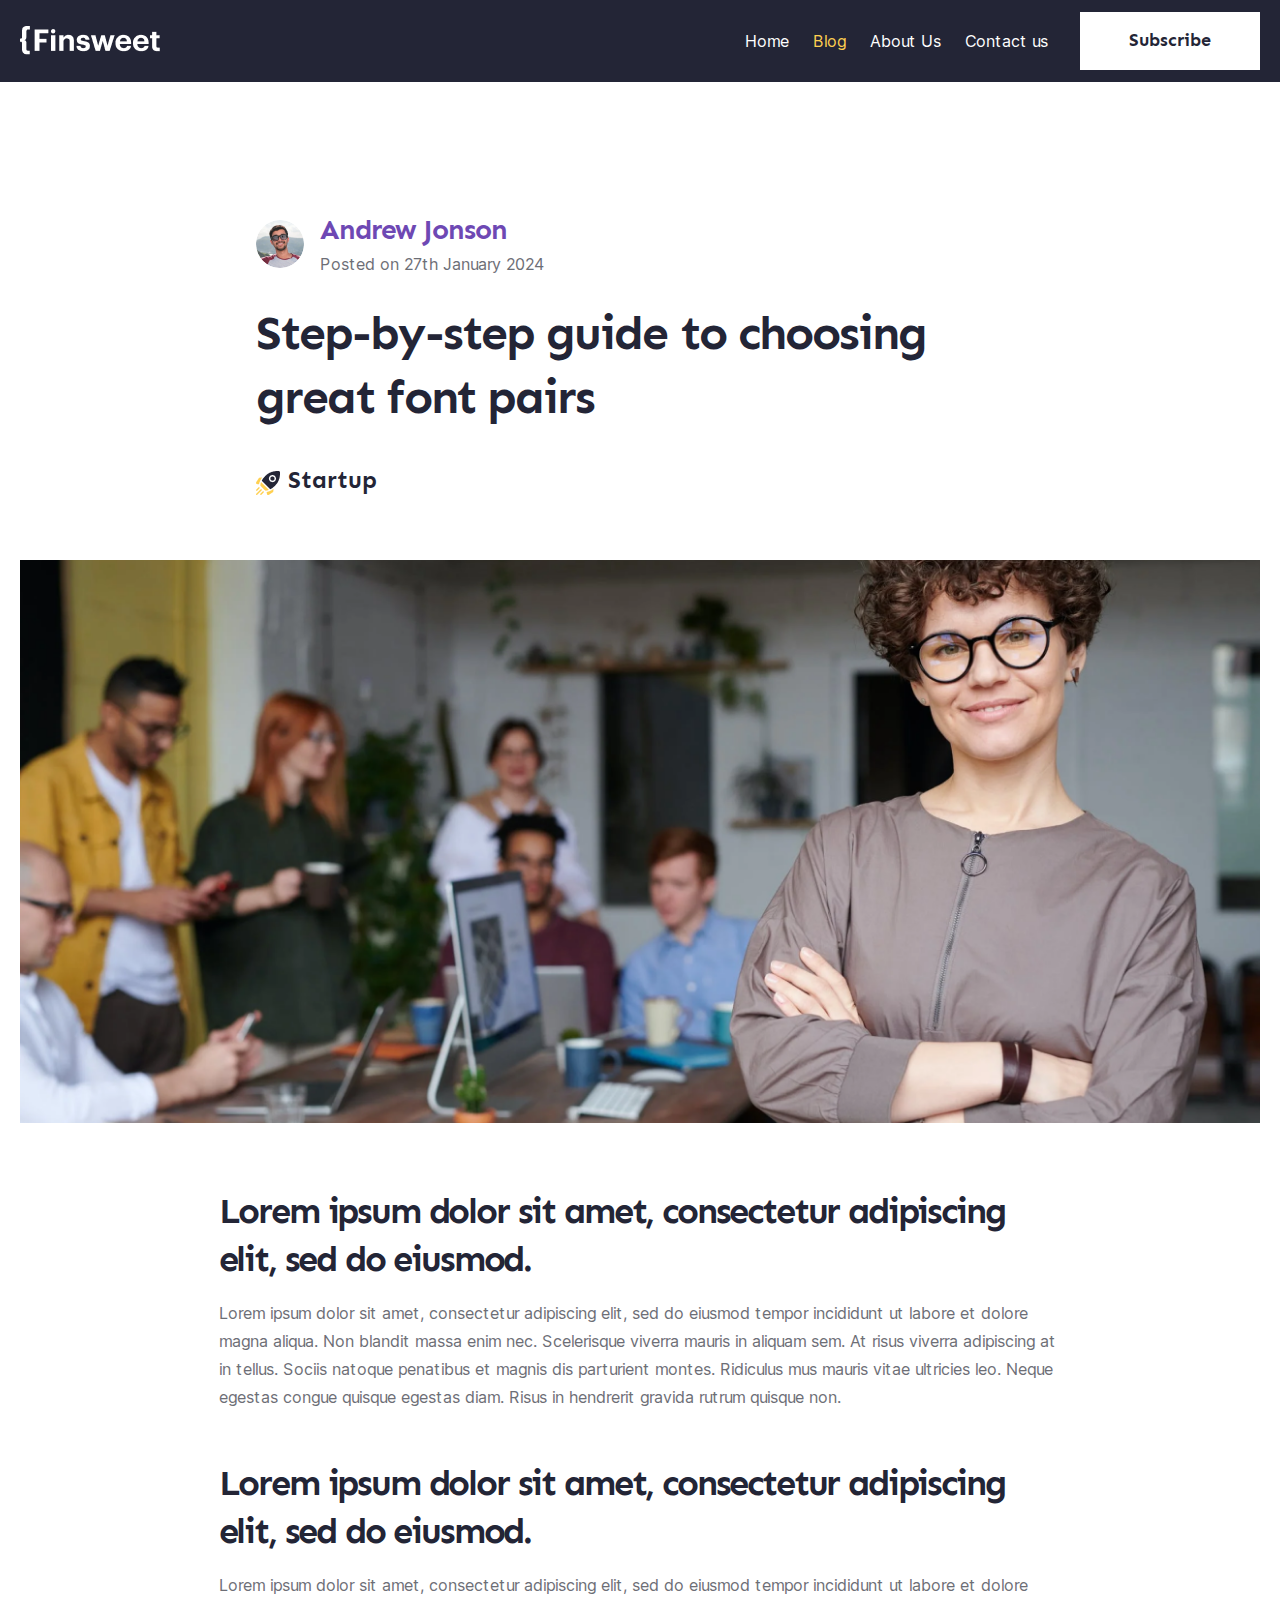
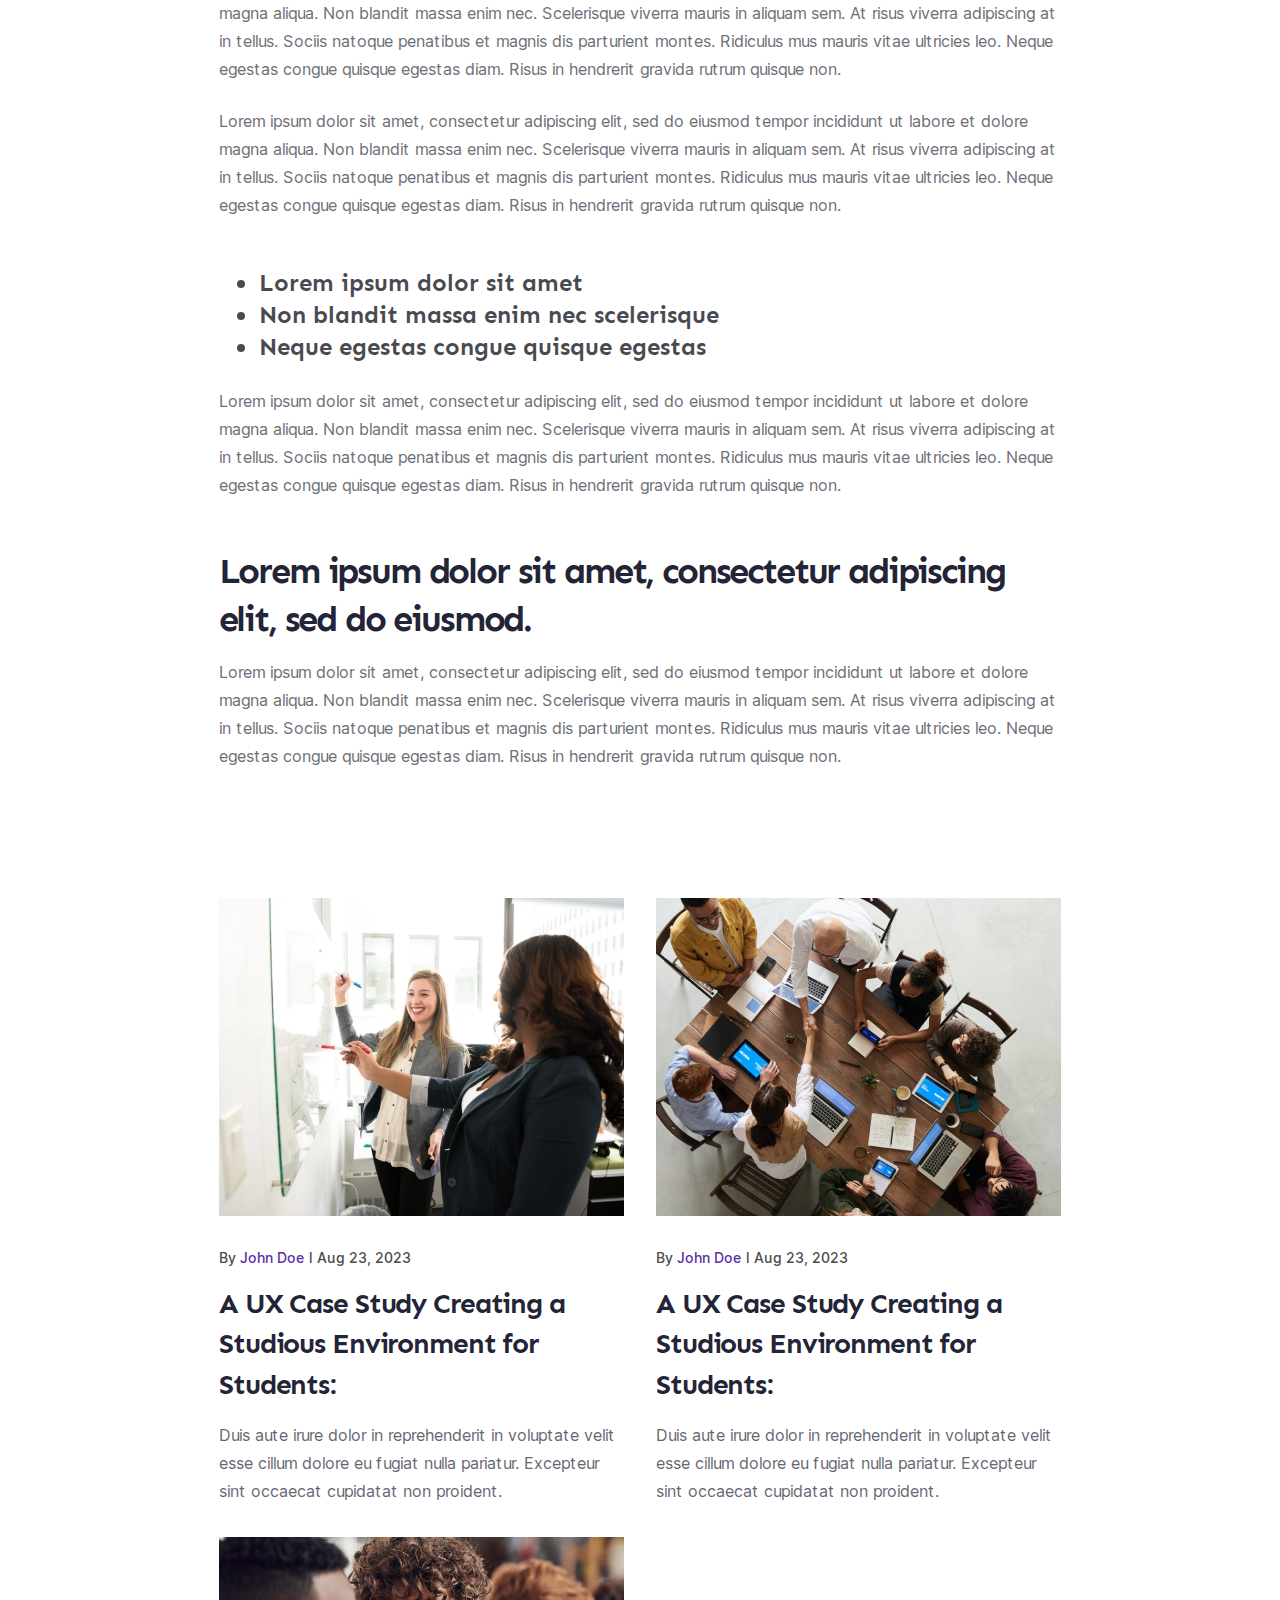
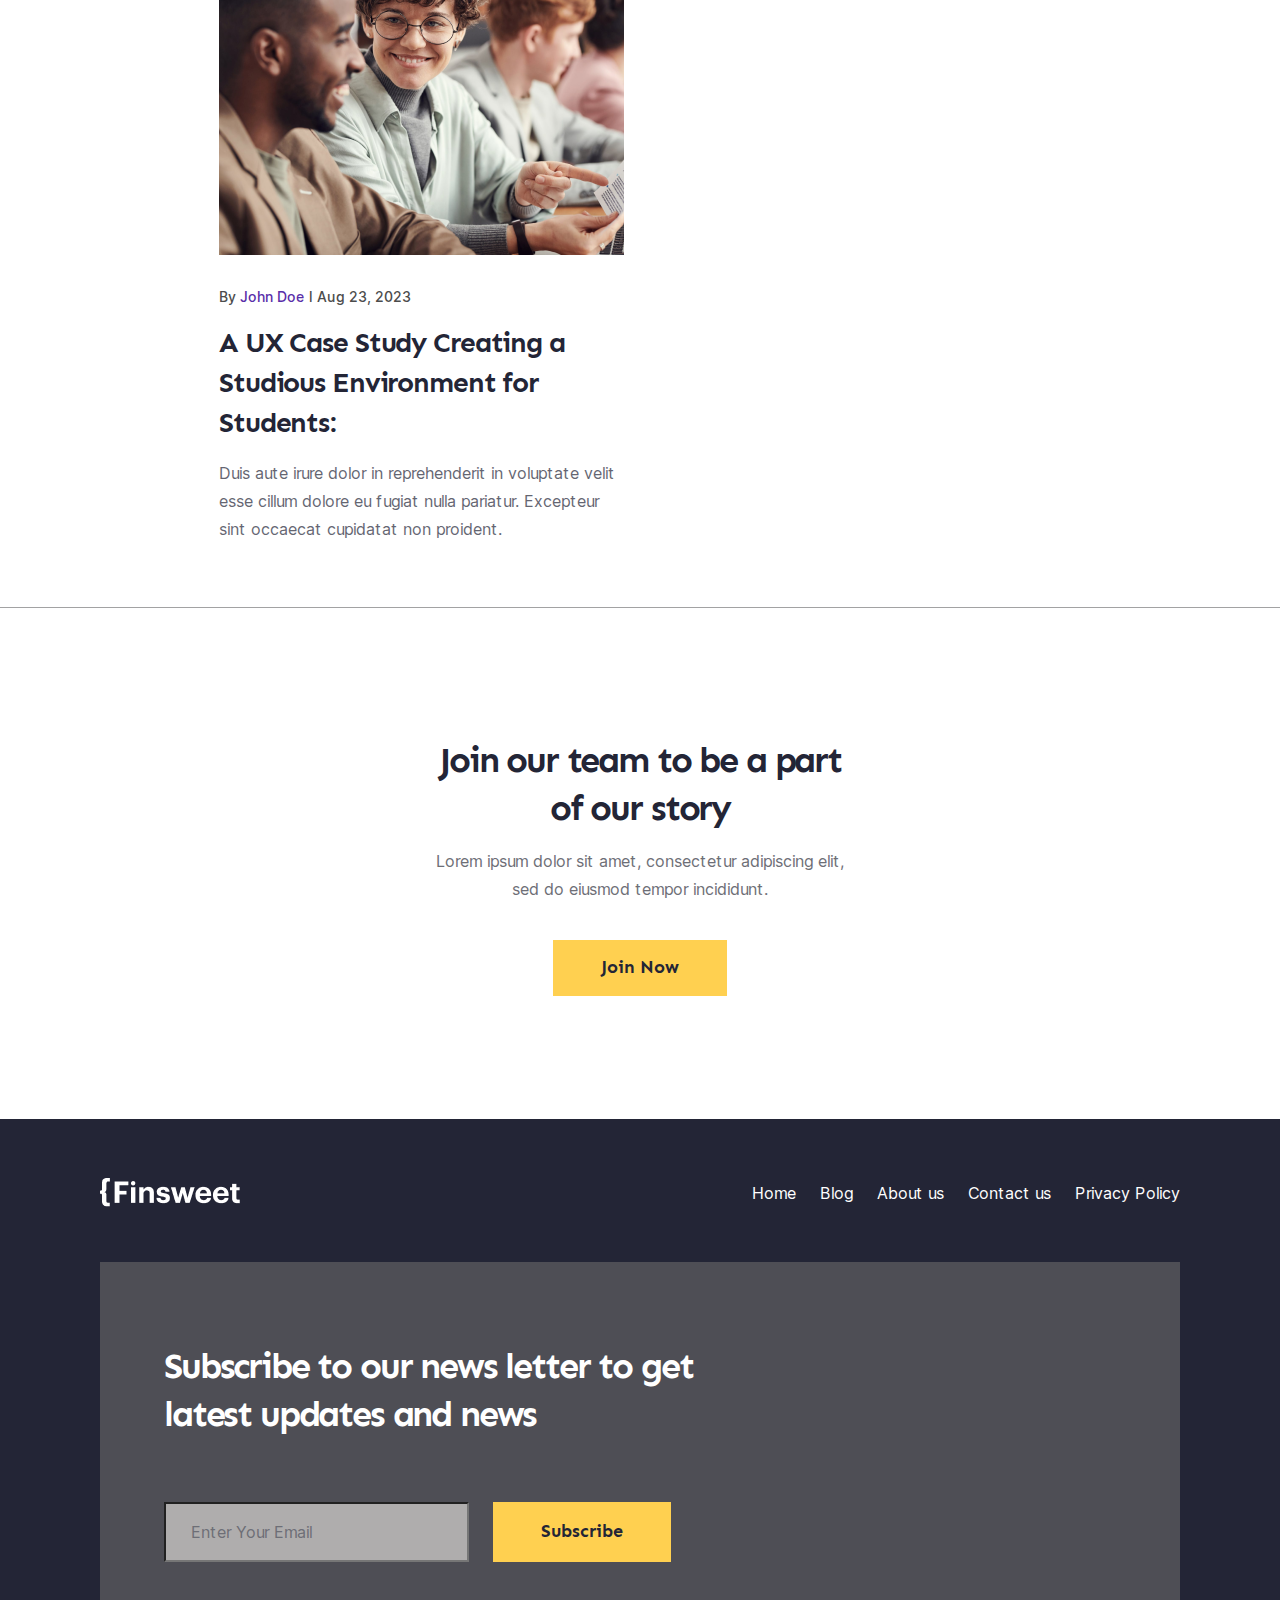
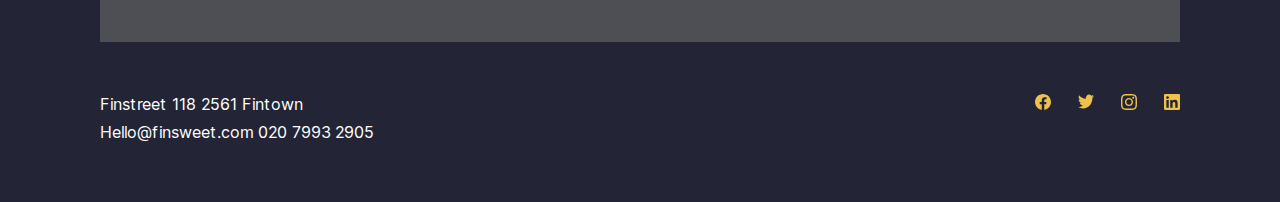
<file: blog-page.html>
<!DOCTYPE html>
<html lang="en">

<head>
  <meta charset="UTF-8">
  <meta http-equiv="X-UA-Compatible" content="IE=edge">
  <meta name="viewport" content="width=device-width, initial-scale=1.0">
  <link rel="apple-touch-icon" sizes="180x180" href="favicon/apple-touch-icon.png">
  <link rel="icon" type="image/png" sizes="32x32" href="favicon/favicon-32x32.png">
  <link rel="icon" type="image/png" sizes="16x16" href="favicon/favicon-16x16.png">
  <link rel="manifest" href="favicon/site.webmanifest">
  <link rel="mask-icon" href="favicon/safari-pinned-tab.svg" color="#5bbad5">
  <meta name="msapplication-TileColor" content="#00aba9">
  <meta name="theme-color" content="#ffffff">
  <!-- script -->
  <!--
  <link rel="stylesheet" href="https://cdn.jsdelivr.net/npm/swiper@11/swiper-bundle.min.css" /> -->

  <!-- styles -->
  <link rel="stylesheet" href="css/normalize.css">
  <link rel="stylesheet" href="css/style.css">
  <link rel="stylesheet" href="css/media.css">
  <title>Blog-page</title>
</head>
<header class="header">
  <div class="container">
    <div class="header__inner">
      <img src="img/logo.png" alt="FINSWEET-LOGO" class="header__logo">
      <nav class="header__nav">
        <ul class="header__list list-reset">
          <li class="header__list-item">
            <a href="index.html" class="header__list--link">Home</a>
          </li>
          <li class="header__list-item">
            <a href="blog.html" class="header__list--link  header__list--link-active">Blog</a>
          </li>
          <li class="header__list-item">
            <a href="about.html" class="header__list--link">About Us</a>
          </li>
          <li class="header__list-item">
            <a href="contact.html" class="header__list--link">Contact us</a>
          </li>
        </ul>
      </nav>
      <button class="btn btn-reset" type="button">Subscribe</button>
    </div>
  </div>
</header>
<main class="main-blog-page">
  <section class="blog-page__author">
    <div class="container">
      <div class="blog-page__inner">
        <div class="blog-page__author-content">
          <img src="img/testimonials-1.png" alt="Andrew Jonson" class="blog-page__author-img">
          <div class="blog-page__author-descr">
            <h4 class="blog-page__author-name">Andrew Jonson</h4>
            <p class="blog-page__author-posted">Posted on 27th January 2024</p>
          </div>
        </div>
        <h2 class="section-title blog-page__title">Step-by-step guide to choosing great font pairs</h2>
        <p class="blog-page__author-text">Startup</p>
      </div>
      <div class="blog-page__author-bottom">
        <img src="img/blog-page-img.png" alt="SMILE WOMAN" class="blog-page__author-bottom__img">
        <div class="blog-page__bottom-descr">
          <h3 class="blog-page__bottom-title">Lorem ipsum dolor sit amet, consectetur adipiscing elit, sed do eiusmod.
          </h3>
          <p class="blog-page__bottom-text">
            Lorem ipsum dolor sit amet, consectetur adipiscing elit, sed do eiusmod tempor incididunt ut labore et
            dolore magna aliqua. Non blandit massa enim nec. Scelerisque viverra mauris in aliquam sem. At risus viverra
            adipiscing at in tellus. Sociis natoque penatibus et magnis dis parturient montes. Ridiculus mus mauris
            vitae ultricies leo. Neque egestas congue quisque egestas diam. Risus in hendrerit gravida rutrum quisque
            non.
          </p>
        </div>
        <div class="blog-page__bottom-descr">
          <h3 class="blog-page__bottom-title">Lorem ipsum dolor sit amet, consectetur adipiscing elit, sed do eiusmod.
          </h3>
          <p class="blog-page__bottom-text">
            Lorem ipsum dolor sit amet, consectetur adipiscing elit, sed do eiusmod tempor incididunt ut labore et
            dolore magna aliqua. Non blandit massa enim nec. Scelerisque viverra mauris in aliquam sem. At risus viverra
            adipiscing at in tellus. Sociis natoque penatibus et magnis dis parturient montes. Ridiculus mus mauris
            vitae ultricies leo. Neque egestas congue quisque egestas diam. Risus in hendrerit gravida rutrum quisque
            non.
          </p>
          <p class="blog-page__bottom-text blog-page__bottom-text--2">
            Lorem ipsum dolor sit amet, consectetur adipiscing elit, sed do eiusmod tempor incididunt ut labore et
            dolore magna aliqua. Non blandit massa enim nec. Scelerisque viverra mauris in aliquam sem. At risus viverra
            adipiscing at in tellus. Sociis natoque penatibus et magnis dis parturient montes. Ridiculus mus mauris
            vitae ultricies leo. Neque egestas congue quisque egestas diam. Risus in hendrerit gravida rutrum quisque
            non.
          </p>
        </div>
        <div class="blog-page__bottom-descr">
          <ul class="blog-page__bottom-list">
            <li class="blog-page__bottom-item">Lorem ipsum dolor sit amet</li>
            <li class="blog-page__bottom-item">Non blandit massa enim nec scelerisque</li>
            <li class="blog-page__bottom-item">Neque egestas congue quisque egestas</li>
          </ul>
          <p class="blog-page__bottom-text">
            Lorem ipsum dolor sit amet, consectetur adipiscing elit, sed do eiusmod tempor incididunt ut labore et
            dolore magna aliqua. Non blandit massa enim nec. Scelerisque viverra mauris in aliquam sem. At risus viverra
            adipiscing at in tellus. Sociis natoque penatibus et magnis dis parturient montes. Ridiculus mus mauris
            vitae ultricies leo. Neque egestas congue quisque egestas diam. Risus in hendrerit gravida rutrum quisque
            non.
          </p>
        </div>
        <div class="blog-page__bottom-descr">
          <h3 class="blog-page__bottom-title">Lorem ipsum dolor sit amet, consectetur adipiscing elit, sed do eiusmod.
          </h3>
          <p class="blog-page__bottom-text">
            Lorem ipsum dolor sit amet, consectetur adipiscing elit, sed do eiusmod tempor incididunt ut labore et
            dolore magna aliqua. Non blandit massa enim nec. Scelerisque viverra mauris in aliquam sem. At risus viverra
            adipiscing at in tellus. Sociis natoque penatibus et magnis dis parturient montes. Ridiculus mus mauris
            vitae ultricies leo. Neque egestas congue quisque egestas diam. Risus in hendrerit gravida rutrum quisque
            non.
          </p>
        </div>
      </div>
    </div>
  </section>
  <section class="read-next">
    <div class="container">
      <div class="read-next__inner">
        <div class="read-next__card">
          <img src="img/read-next-1.png" alt="John Doe" class="read-next__card-img">
          <h3 class="read-next__card-author">By <span>John Doe</span> l Aug 23, 2023 </h3>
          <h4 class="read-next__card-title">A UX Case Study Creating a Studious Environment for Students: </h4>
          <p class="read-next__card-text">
            Duis aute irure dolor in reprehenderit in voluptate velit esse cillum dolore eu fugiat nulla pariatur.
            Excepteur sint occaecat cupidatat non proident.
          </p>
        </div>
        <div class="read-next__card">
          <img src="img/read-next-2.png" alt="John Doe" class="read-next__card-img">
          <h3 class="read-next__card-author">By <span>John Doe</span> l Aug 23, 2023 </h3>
          <h4 class="read-next__card-title">A UX Case Study Creating a Studious Environment for Students: </h4>
          <p class="read-next__card-text">
            Duis aute irure dolor in reprehenderit in voluptate velit esse cillum dolore eu fugiat nulla pariatur.
            Excepteur sint occaecat cupidatat non proident.
          </p>
        </div>
        <div class="read-next__card">
          <img src="img/read-next-3.png" alt="John Doe" class="read-next__card-img">
          <h3 class="read-next__card-author">By <span>John Doe</span> l Aug 23, 2023 </h3>
          <h4 class="read-next__card-title">A UX Case Study Creating a Studious Environment for Students: </h4>
          <p class="read-next__card-text">
            Duis aute irure dolor in reprehenderit in voluptate velit esse cillum dolore eu fugiat nulla pariatur.
            Excepteur sint occaecat cupidatat non proident.
          </p>
        </div>
      </div>
    </div>
  </section>



  <section class="join">
    <div class="container">
      <div class="join__inner">
        <h3 class="join__ttle">Join our team to be a part of our story</h3>
        <p class="join__text">Lorem ipsum dolor sit amet, consectetur adipiscing elit, sed do eiusmod tempor incididunt.
        </p>
        <a href="#!" class="section__link join__link">Join Now</a>
      </div>
    </div>
  </section>
</main>
<footer class="footer">
  <div class="container">
    <div class="footer__top">
      <img src="img/logo.png" alt="FINSWEET-LOGO" class="footer__logo">
      <nav class="footer__nav">
        <ul class="footer__list list-reset">
          <li class="footer__list-item">
            <a href="index.html" class="footer__list-link">Home</a>
          </li>
          <li class="footer__list-item">
            <a href="blog.html" class="footer__list-link">Blog</a>
          </li>
          <li class="footer__list-item">
            <a href="about.html" class="footer__list-link">About us</a>
          </li>
          <li class="footer__list-item">
            <a href="contact.html" class="footer__list-link">Contact us</a>
          </li>
          <li class="footer__list-item">
            <a href="privacy.html" class="footer__list-link">Privacy Policy</a>
          </li>
        </ul>
      </nav>
    </div>
    <div class="footer__middle">
      <div class="footer__middle-wrapper">
        <div class="footer__middle-left">
          <p class="middle__left-text">Subscribe to our news letter to get latest updates and news</p>
        </div>
        <div class="footer__middle-right">
          <form class="footer__form">
            <input type="email" class="form__input" required placeholder="Enter Your Email">
            <button class="section__link btn-reset">Subscribe</button>
          </form>
        </div>
      </div>
    </div>
    <div class="footer__bottom">
      <div class="footer__bottom-wrapper">
        <div class="footer__bottom-left">
          <address class="bottom__left-address">Finstreet 118 2561 Fintown</address>
          <div class="bottom__left-links">
            <a href="mailto:Hello@finsweet.com" class="bottom__left-link">Hello@finsweet.com</a>
            <a href="tel:02079932905" class="bottom__left-link">020 7993 2905</a>
          </div>
        </div>
        <div class="footer__bottom--right">
          <div class="bottom__social-list">
            <a href="#!" class="bottom__social-link">
              <svg width="16" height="16" viewBox="0 0 16 16" fill="none" xmlns="http://www.w3.org/2000/svg">
                <path
                  d="M16 8C16 3.58172 12.4183 0 8 0C3.58172 0 0 3.58172 0 8C0 11.993 2.92547 15.3027 6.75 15.9028V10.3125H4.71875V8H6.75V6.2375C6.75 4.2325 7.94438 3.125 9.77172 3.125C10.6467 3.125 11.5625 3.28125 11.5625 3.28125V5.25H10.5538C9.56 5.25 9.25 5.86672 9.25 6.5V8H11.4688L11.1141 10.3125H9.25V15.9028C13.0745 15.3027 16 11.993 16 8Z"
                  fill="#232536" />
              </svg>
            </a>
            <a href="#!" class="bottom__social-link">
              <svg width="16" height="17" viewBox="0 0 16 17" fill="none" xmlns="http://www.w3.org/2000/svg">
                <path
                  d="M5.03344 15.4068C11.0697 15.4068 14.3722 10.0919 14.3722 5.48434C14.3722 5.33492 14.3691 5.18219 14.3628 5.03277C15.0052 4.53914 15.5597 3.9277 16 3.22719C15.4017 3.51003 14.7664 3.69475 14.1159 3.77504C14.8009 3.33883 15.3137 2.65356 15.5594 1.84627C14.915 2.252 14.2104 2.5382 13.4756 2.69262C12.9806 2.13371 12.326 1.76364 11.6131 1.63964C10.9003 1.51563 10.1688 1.6446 9.53183 2.00659C8.89486 2.36858 8.38787 2.94344 8.08923 3.64228C7.7906 4.34113 7.71695 5.12504 7.87969 5.87281C6.575 5.80325 5.29862 5.44314 4.13332 4.81584C2.96802 4.18853 1.9398 3.30804 1.11531 2.23143C0.696266 2.99907 0.568038 3.90743 0.756687 4.77192C0.945337 5.6364 1.43671 6.39213 2.13094 6.88551C1.60975 6.86793 1.09998 6.71883 0.64375 6.45055V6.49371C0.643283 7.29929 0.905399 8.08018 1.38554 8.70365C1.86568 9.32711 2.53422 9.75467 3.2775 9.91363C2.7947 10.054 2.28799 10.0744 1.79656 9.9734C2.0063 10.6662 2.41438 11.2721 2.96385 11.7067C3.51331 12.1412 4.17675 12.3826 4.86156 12.3972C3.69895 13.3676 2.26278 13.8939 0.784375 13.8914C0.522191 13.8909 0.260266 13.8739 0 13.8402C1.5019 14.864 3.24902 15.4077 5.03344 15.4068Z"
                  fill="#232536" />
              </svg>
            </a>
            <a href="#!" class="bottom__social-link">
              <svg width="16" height="16" viewBox="0 0 16 16" fill="none" xmlns="http://www.w3.org/2000/svg">
                <g clip-path="url(#clip0_32502_619)">
                  <path
                    d="M8 1.44062C10.1375 1.44062 10.3906 1.45 11.2313 1.4875C12.0125 1.52187 12.4344 1.65313 12.7156 1.7625C13.0875 1.90625 13.3563 2.08125 13.6344 2.35937C13.9156 2.64062 14.0875 2.90625 14.2313 3.27813C14.3406 3.55937 14.4719 3.98437 14.5063 4.7625C14.5438 5.60625 14.5531 5.85938 14.5531 7.99375C14.5531 10.1312 14.5438 10.3844 14.5063 11.225C14.4719 12.0063 14.3406 12.4281 14.2313 12.7094C14.0875 13.0813 13.9125 13.35 13.6344 13.6281C13.3531 13.9094 13.0875 14.0813 12.7156 14.225C12.4344 14.3344 12.0094 14.4656 11.2313 14.5C10.3875 14.5375 10.1344 14.5469 8 14.5469C5.8625 14.5469 5.60938 14.5375 4.76875 14.5C3.9875 14.4656 3.56563 14.3344 3.28438 14.225C2.9125 14.0813 2.64375 13.9062 2.36563 13.6281C2.08438 13.3469 1.9125 13.0813 1.76875 12.7094C1.65938 12.4281 1.52813 12.0031 1.49375 11.225C1.45625 10.3813 1.44688 10.1281 1.44688 7.99375C1.44688 5.85625 1.45625 5.60312 1.49375 4.7625C1.52813 3.98125 1.65938 3.55937 1.76875 3.27813C1.9125 2.90625 2.0875 2.6375 2.36563 2.35937C2.64688 2.07812 2.9125 1.90625 3.28438 1.7625C3.56563 1.65313 3.99063 1.52187 4.76875 1.4875C5.60938 1.45 5.8625 1.44062 8 1.44062ZM8 0C5.82813 0 5.55625 0.009375 4.70313 0.046875C3.85313 0.084375 3.26875 0.221875 2.7625 0.41875C2.23438 0.625 1.7875 0.896875 1.34375 1.34375C0.896875 1.7875 0.625 2.23438 0.41875 2.75938C0.221875 3.26875 0.084375 3.85 0.046875 4.7C0.009375 5.55625 0 5.82812 0 8C0 10.1719 0.009375 10.4437 0.046875 11.2969C0.084375 12.1469 0.221875 12.7312 0.41875 13.2375C0.625 13.7656 0.896875 14.2125 1.34375 14.6562C1.7875 15.1 2.23438 15.375 2.75938 15.5781C3.26875 15.775 3.85 15.9125 4.7 15.95C5.55313 15.9875 5.825 15.9969 7.99688 15.9969C10.1688 15.9969 10.4406 15.9875 11.2938 15.95C12.1438 15.9125 12.7281 15.775 13.2344 15.5781C13.7594 15.375 14.2063 15.1 14.65 14.6562C15.0938 14.2125 15.3688 13.7656 15.5719 13.2406C15.7688 12.7312 15.9063 12.15 15.9438 11.3C15.9813 10.4469 15.9906 10.175 15.9906 8.00313C15.9906 5.83125 15.9813 5.55937 15.9438 4.70625C15.9063 3.85625 15.7688 3.27187 15.5719 2.76562C15.375 2.23437 15.1031 1.7875 14.6563 1.34375C14.2125 0.9 13.7656 0.625 13.2406 0.421875C12.7313 0.225 12.15 0.0875 11.3 0.05C10.4438 0.009375 10.1719 0 8 0Z"
                    fill="#232536" />
                  <path
                    d="M8 3.89062C5.73125 3.89062 3.89062 5.73125 3.89062 8C3.89062 10.2688 5.73125 12.1094 8 12.1094C10.2687 12.1094 12.1094 10.2688 12.1094 8C12.1094 5.73125 10.2687 3.89062 8 3.89062ZM8 10.6656C6.52812 10.6656 5.33437 9.47188 5.33437 8C5.33437 6.52813 6.52812 5.33437 8 5.33437C9.47187 5.33437 10.6656 6.52813 10.6656 8C10.6656 9.47188 9.47187 10.6656 8 10.6656Z"
                    fill="#232536" />
                  <path
                    d="M13.2313 3.72842C13.2313 4.25967 12.8 4.68779 12.2719 4.68779C11.7406 4.68779 11.3125 4.25654 11.3125 3.72842C11.3125 3.19717 11.7438 2.76904 12.2719 2.76904C12.8 2.76904 13.2313 3.20029 13.2313 3.72842Z"
                    fill="#232536" />
                </g>
                <defs>
                  <clipPath id="clip0_32502_619">
                    <rect width="16" height="16" fill="white" />
                  </clipPath>
                </defs>
              </svg>
            </a>
            <a href="#!" class="bottom__social-link">
              <svg width="16" height="16" viewBox="0 0 16 16" fill="none" xmlns="http://www.w3.org/2000/svg">
                <g clip-path="url(#clip0_32502_624)">
                  <path
                    d="M14.8156 0H1.18125C0.528125 0 0 0.515625 0 1.15313V14.8438C0 15.4813 0.528125 16 1.18125 16H14.8156C15.4688 16 16 15.4813 16 14.8469V1.15313C16 0.515625 15.4688 0 14.8156 0ZM4.74687 13.6344H2.37188V5.99687H4.74687V13.6344ZM3.55938 4.95625C2.79688 4.95625 2.18125 4.34062 2.18125 3.58125C2.18125 2.82188 2.79688 2.20625 3.55938 2.20625C4.31875 2.20625 4.93437 2.82188 4.93437 3.58125C4.93437 4.3375 4.31875 4.95625 3.55938 4.95625ZM13.6344 13.6344H11.2625V9.92188C11.2625 9.0375 11.2469 7.89687 10.0281 7.89687C8.79375 7.89687 8.60625 8.8625 8.60625 9.85938V13.6344H6.2375V5.99687H8.5125V7.04063H8.54375C8.85938 6.44063 9.63438 5.80625 10.7875 5.80625C13.1906 5.80625 13.6344 7.3875 13.6344 9.44375V13.6344Z"
                    fill="#232536" />
                </g>
                <defs>
                  <clipPath id="clip0_32502_624">
                    <rect width="16" height="16" fill="white" />
                  </clipPath>
                </defs>
              </svg>
            </a>
          </div>
        </div>
      </div>
    </div>
  </div>
</footer>

<body>
  <!--
  <script src="https://cdn.jsdelivr.net/npm/swiper@11/swiper-bundle.min.js"></script>
  <script defer src="js/index.js"></script> -->
</body>

</html>
</file>
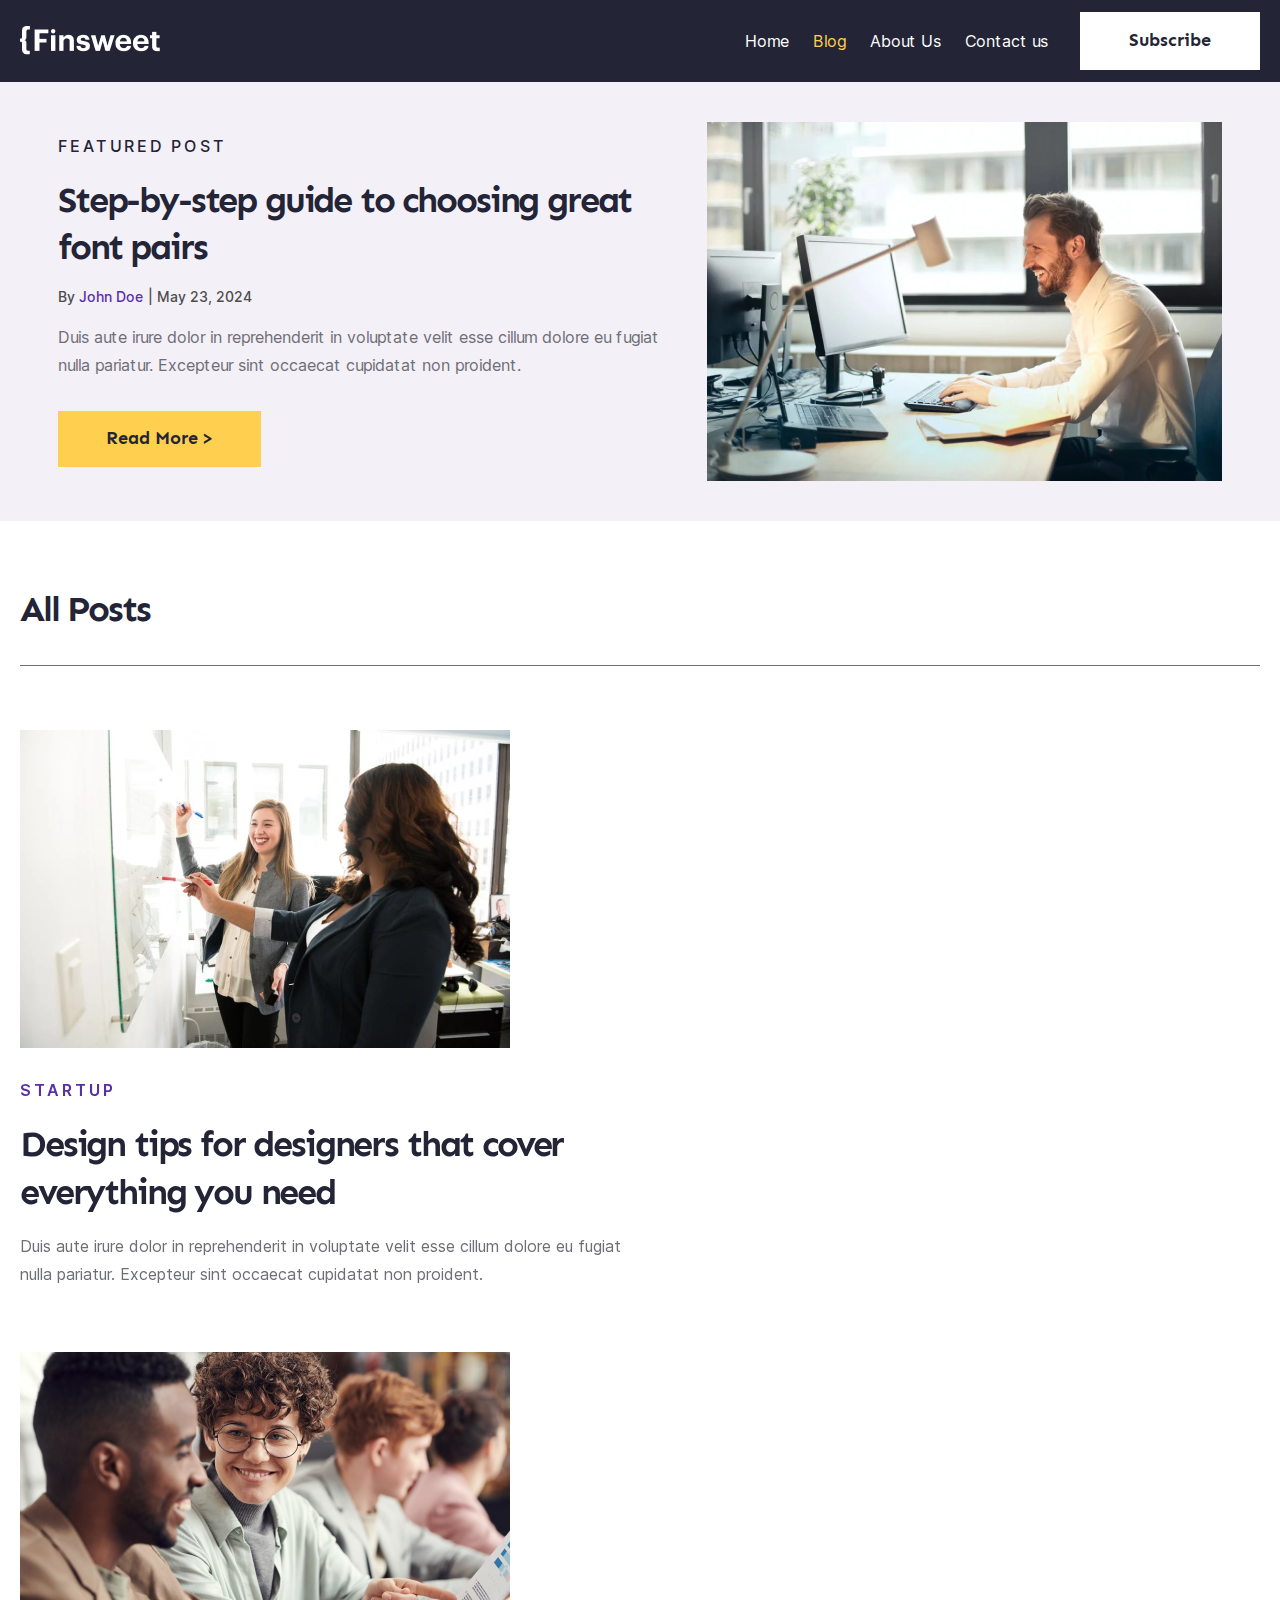
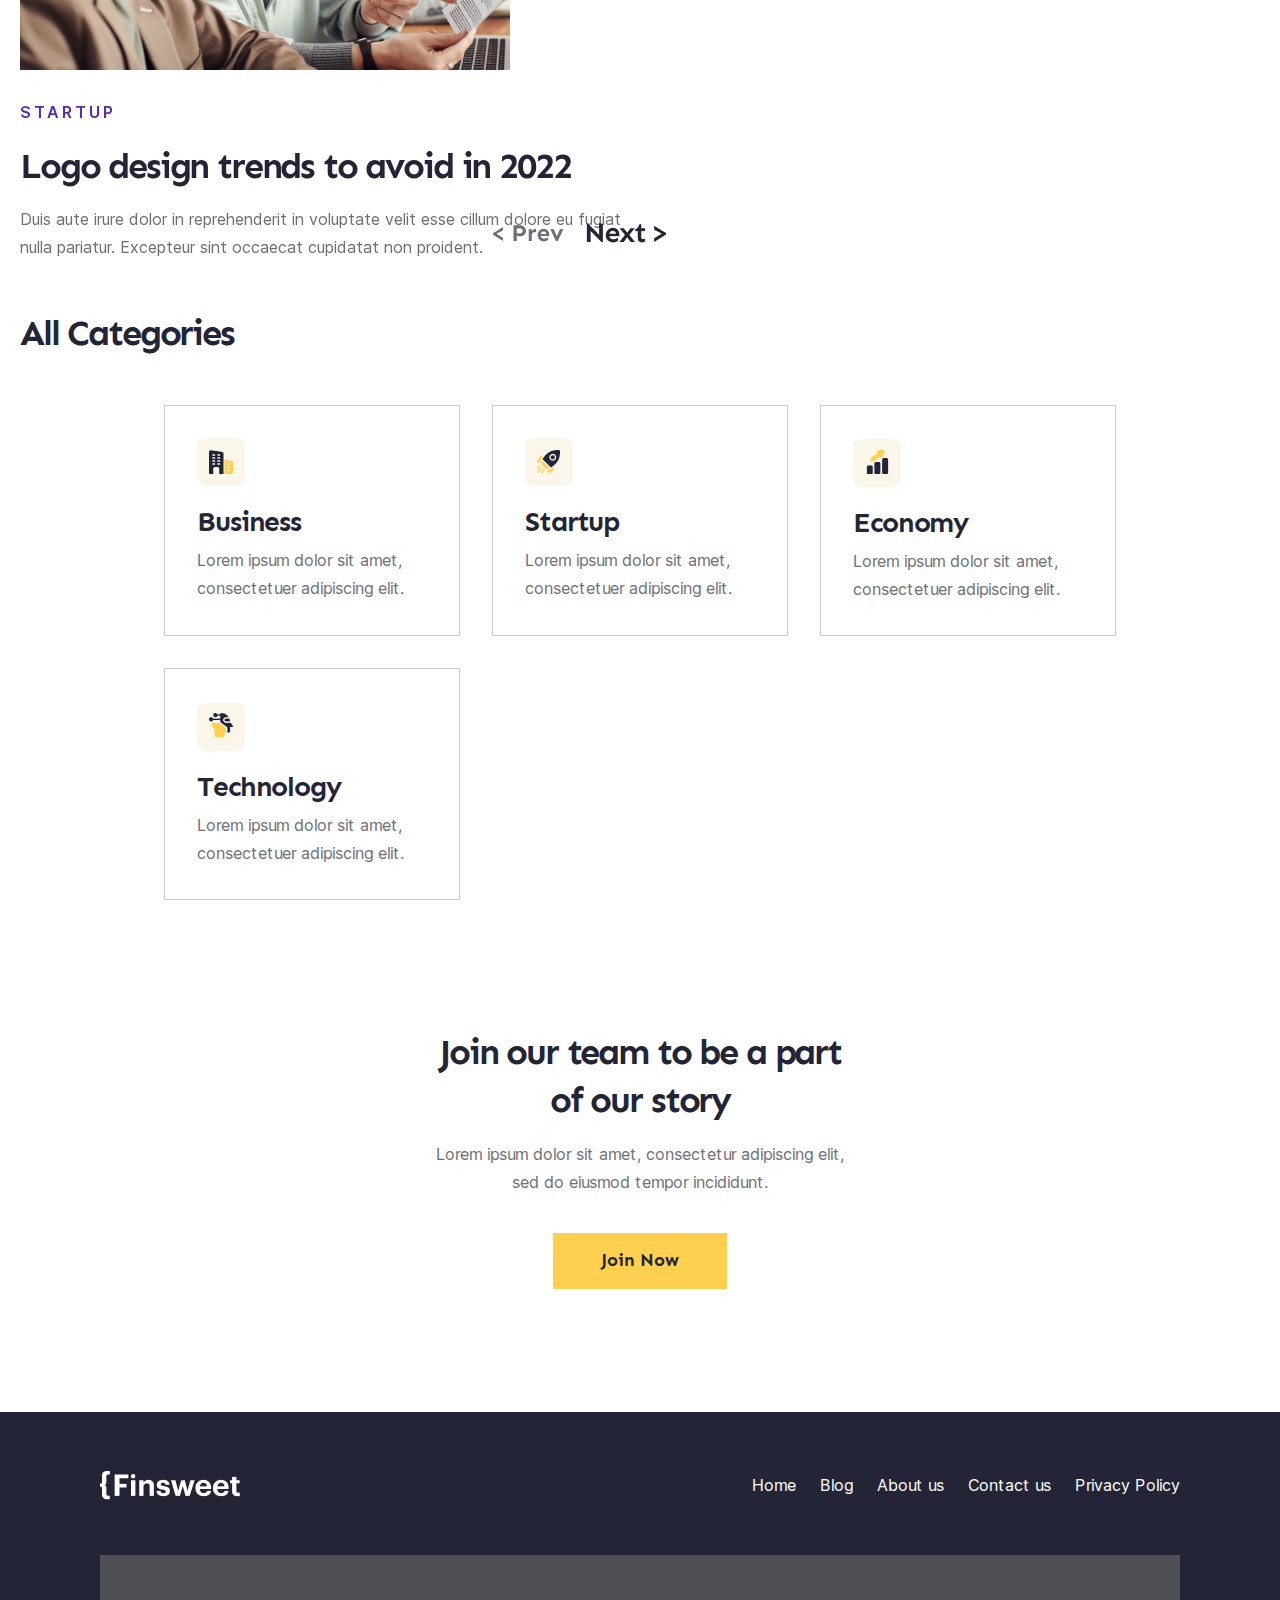
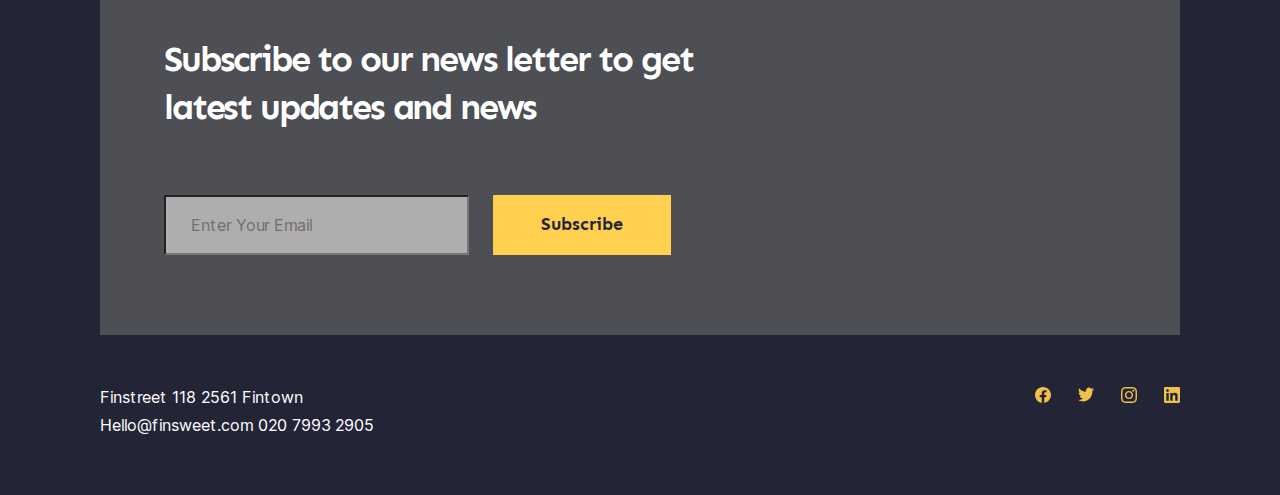
<file: blog.html>
<!DOCTYPE html>
<html lang="en">

<head>
  <meta charset="UTF-8">
  <meta http-equiv="X-UA-Compatible" content="IE=edge">
  <meta name="viewport" content="width=device-width, initial-scale=1.0">
  <link rel="apple-touch-icon" sizes="180x180" href="favicon/apple-touch-icon.png">
  <link rel="icon" type="image/png" sizes="32x32" href="favicon/favicon-32x32.png">
  <link rel="icon" type="image/png" sizes="16x16" href="favicon/favicon-16x16.png">
  <link rel="manifest" href="favicon/site.webmanifest">
  <link rel="mask-icon" href="favicon/safari-pinned-tab.svg" color="#5bbad5">
  <meta name="msapplication-TileColor" content="#00aba9">
  <meta name="theme-color" content="#ffffff">
  <!-- script -->

  <link rel="stylesheet" href="https://cdn.jsdelivr.net/npm/swiper@11/swiper-bundle.min.css" />

  <!-- styles -->
  <link rel="stylesheet" href="css/normalize.css">
  <link rel="stylesheet" href="css/style.css">
  <link rel="stylesheet" href="css/media.css">
  <title>Blog</title>
</head>
<header class="header">
  <div class="container">
    <div class="header__inner">
      <img src="img/logo.png" alt="FINSWEET-LOGO" class="header__logo">
      <nav class="header__nav">
        <ul class="header__list list-reset">
          <li class="header__list-item">
            <a href="index.html" class="header__list--link">Home</a>
          </li>
          <li class="header__list-item">
            <a href="blog.html" class="header__list--link header__list--link-active">Blog</a>
          </li>
          <li class="header__list-item">
            <a href="about.html" class="header__list--link">About Us</a>
          </li>
          <li class="header__list-item">
            <a href="contact.html" class="header__list--link">Contact us</a>
          </li>
        </ul>
      </nav>
      <button class="btn btn-reset" type="button">Subscribe</button>
    </div>
  </div>
</header>
<main class="main-blog">
  <section class="blog__hero">
    <div class="container">
      <div class="blog__hero-inner">
        <div class="blog__hero-left">
          <h4 class="blog__hero-subtitle">Featured Post</h4>
          <h1 class="blog__hero-title">Step-by-step guide to choosing great font pairs</h1>
          <p class="blog__hero-author">By <span>John Doe</span> | May 23, 2024</p>
          <p class="blog__hero-text">
            Duis aute irure dolor in reprehenderit in voluptate velit esse cillum dolore eu fugiat nulla pariatur.
            Excepteur sint occaecat cupidatat non proident.
          </p>
          <a href="blog-page.html" class="section__link hero__link">Read More ></a>
        </div>
        <div class="blog__hero-right">
          <img src="img/blog-hero-1.png" alt="Featured Posts" class="blog__hero-right--img">
        </div>
      </div>
    </div>
  </section>
  <section class="posts">
    <div class="container">
      <h2 class="section__title posts__title posts__blog-title">All Posts</h2>
      <div class="posts__inner">
        <div class="blog-swiper">
          <div class="swiper-wrapper">
            <div class="swiper-slide">
              <div class="posts__card">
                <div class="posts__card-left">
                  <img src="img/posts-1.png" alt="Startup" class="posts__card-left--img">
                </div>
                <div class="posts__card-right">
                  <h4 class="posts__card-right--subtitle">Startup</h4>
                  <h3 class="posts__card-right--title">Design tips for designers that cover everything you need</h3>
                  <p class="posts__card-right--text">
                    Duis aute irure dolor in reprehenderit in voluptate velit esse cillum dolore eu fugiat nulla
                    pariatur.
                    Excepteur sint occaecat cupidatat non proident.
                  </p>
                </div>
              </div>
              <div class="posts__card">
                <div class="posts__card-left">
                  <img src="img/posts-3.png" alt="Startup" class="posts__card-left--img">
                </div>
                <div class="posts__card-right">
                  <h4 class="posts__card-right--subtitle">Startup</h4>
                  <h3 class="posts__card-right--title">Logo design trends to avoid in 2022</h3>
                  <p class="posts__card-right--text">
                    Duis aute irure dolor in reprehenderit in voluptate velit esse cillum dolore eu fugiat nulla
                    pariatur.
                    Excepteur sint occaecat cupidatat non proident.
                  </p>
                </div>
              </div>
            </div>
            <div class="swiper-slide">
              <div class="posts__card">
                <div class="posts__card-left">
                  <img src="img/posts-4.png" alt="TECHNOLOGY" class="posts__card-left--img">
                </div>
                <div class="posts__card-right">
                  <h4 class="posts__card-right--subtitle">TECHNOLOGY</h4>
                  <h3 class="posts__card-right--title">8 Figma design systems you can download for free today</h3>
                  <p class="posts__card-right--text">
                    Duis aute irure dolor in reprehenderit in voluptate velit esse cillum dolore eu fugiat nulla
                    pariatur.
                    Excepteur sint occaecat cupidatat non proident.
                  </p>
                </div>
              </div>
              <div class="posts__card">
                <div class="posts__card-left">
                  <img src="img/posts-1.png" alt="ECONOMY" class="posts__card-left--img">
                </div>
                <div class="posts__card-right">
                  <h4 class="posts__card-right--subtitle">ECONOMY</h4>
                  <h3 class="posts__card-right--title">Font sizes in UI design: The complete guide to follow</h3>
                  <p class="posts__card-right--text">
                    Duis aute irure dolor in reprehenderit in voluptate velit esse cillum dolore eu fugiat nulla
                    pariatur.
                    Excepteur sint occaecat cupidatat non proident.
                  </p>
                </div>
              </div>
            </div>
            <div class="swiper-slide">
              <div class="posts__card">
                <div class="posts__card-left">
                  <img src="img/posts-1.png" alt="Startup" class="posts__card-left--img">
                </div>
                <div class="posts__card-right">
                  <h4 class="posts__card-right--subtitle">Startup</h4>
                  <h3 class="posts__card-right--title">Design tips for designers that cover everything you need</h3>
                  <p class="posts__card-right--text">
                    Duis aute irure dolor in reprehenderit in voluptate velit esse cillum dolore eu fugiat nulla
                    pariatur.
                    Excepteur sint occaecat cupidatat non proident.
                  </p>
                </div>
              </div>
              <div class="posts__card">
                <div class="posts__card-left">
                  <img src="img/posts-1.png" alt="ECONOMY" class="posts__card-left--img">
                </div>
                <div class="posts__card-right">
                  <h4 class="posts__card-right--subtitle">ECONOMY</h4>
                  <h3 class="posts__card-right--title">Font sizes in UI design: The complete guide to follow</h3>
                  <p class="posts__card-right--text">
                    Duis aute irure dolor in reprehenderit in voluptate velit esse cillum dolore eu fugiat nulla
                    pariatur.
                    Excepteur sint occaecat cupidatat non proident.
                  </p>
                </div>
              </div>
            </div>
          </div>
          <div class="blog-swiper-btns">
            <div class="swiper-button-prev">
              <img src="img/prev.png" alt="prev">
            </div>
            <div class="swiper-button-next">
              <img src="img/next.png" alt="next">
            </div>
          </div>
        </div>
      </div>
    </div>
  </section>
  <section class="choose">
    <div class="container">
      <h2 class="section__title choose__title choose__blog-title">All Categories</h2>
      <div class="choose__inner">
        <div class="choose__card">
          <img src="img/choose-1.png" alt="Business" class="choose__card-img">
          <h4 class="choose__card-title">Business</h4>
          <p class="choose__card-text">Lorem ipsum dolor sit amet, consectetuer adipiscing elit.</p>
        </div>
        <div class="choose__card">
          <img src="img/choose-2.png" alt="Startup" class="choose__card-img">
          <h4 class="choose__card-title">Startup</h4>
          <p class="choose__card-text">Lorem ipsum dolor sit amet, consectetuer adipiscing elit.</p>
        </div>
        <div class="choose__card">
          <img src="img/choose-3.png" alt="Economy" class="choose__card-img">
          <h4 class="choose__card-title">Economy</h4>
          <p class="choose__card-text">Lorem ipsum dolor sit amet, consectetuer adipiscing elit.</p>
        </div>
        <div class="choose__card">
          <img src="img/choose-4.png" alt="Technology" class="choose__card-img">
          <h4 class="choose__card-title">Technology</h4>
          <p class="choose__card-text">Lorem ipsum dolor sit amet, consectetuer adipiscing elit.</p>
        </div>
      </div>
    </div>
  </section>
  <section class="join">
    <div class="container">
      <div class="join__inner">
        <h3 class="join__ttle">Join our team to be a part of our story</h3>
        <p class="join__text">Lorem ipsum dolor sit amet, consectetur adipiscing elit, sed do eiusmod tempor incididunt.
        </p>
        <a href="#!" class="section__link join__link">Join Now</a>
      </div>
    </div>
  </section>
</main>
<footer class="footer">
  <div class="container">
    <div class="footer__top">
      <img src="img/logo.png" alt="FINSWEET-LOGO" class="footer__logo">
      <nav class="footer__nav">
        <ul class="footer__list list-reset">
          <li class="footer__list-item">
            <a href="index.html" class="footer__list-link">Home</a>
          </li>
          <li class="footer__list-item">
            <a href="blog.html" class="footer__list-link">Blog</a>
          </li>
          <li class="footer__list-item">
            <a href="about.html" class="footer__list-link">About us</a>
          </li>
          <li class="footer__list-item">
            <a href="contact.html" class="footer__list-link">Contact us</a>
          </li>
          <li class="footer__list-item">
            <a href="privacy.html" class="footer__list-link">Privacy Policy</a>
          </li>
        </ul>
      </nav>
    </div>
    <div class="footer__middle">
      <div class="footer__middle-wrapper">
        <div class="footer__middle-left">
          <p class="middle__left-text">Subscribe to our news letter to get latest updates and news</p>
        </div>
        <div class="footer__middle-right">
          <form class="footer__form">
            <input type="email" class="form__input" required placeholder="Enter Your Email">
            <button class="section__link btn-reset">Subscribe</button>
          </form>
        </div>
      </div>
    </div>
    <div class="footer__bottom">
      <div class="footer__bottom-wrapper">
        <div class="footer__bottom-left">
          <address class="bottom__left-address">Finstreet 118 2561 Fintown</address>
          <div class="bottom__left-links">
            <a href="mailto:Hello@finsweet.com" class="bottom__left-link">Hello@finsweet.com</a>
            <a href="tel:02079932905" class="bottom__left-link">020 7993 2905</a>
          </div>
        </div>
        <div class="footer__bottom--right">
          <div class="bottom__social-list">
            <a href="#!" class="bottom__social-link">
              <svg width="16" height="16" viewBox="0 0 16 16" fill="none" xmlns="http://www.w3.org/2000/svg">
                <path
                  d="M16 8C16 3.58172 12.4183 0 8 0C3.58172 0 0 3.58172 0 8C0 11.993 2.92547 15.3027 6.75 15.9028V10.3125H4.71875V8H6.75V6.2375C6.75 4.2325 7.94438 3.125 9.77172 3.125C10.6467 3.125 11.5625 3.28125 11.5625 3.28125V5.25H10.5538C9.56 5.25 9.25 5.86672 9.25 6.5V8H11.4688L11.1141 10.3125H9.25V15.9028C13.0745 15.3027 16 11.993 16 8Z"
                  fill="#232536" />
              </svg>
            </a>
            <a href="#!" class="bottom__social-link">
              <svg width="16" height="17" viewBox="0 0 16 17" fill="none" xmlns="http://www.w3.org/2000/svg">
                <path
                  d="M5.03344 15.4068C11.0697 15.4068 14.3722 10.0919 14.3722 5.48434C14.3722 5.33492 14.3691 5.18219 14.3628 5.03277C15.0052 4.53914 15.5597 3.9277 16 3.22719C15.4017 3.51003 14.7664 3.69475 14.1159 3.77504C14.8009 3.33883 15.3137 2.65356 15.5594 1.84627C14.915 2.252 14.2104 2.5382 13.4756 2.69262C12.9806 2.13371 12.326 1.76364 11.6131 1.63964C10.9003 1.51563 10.1688 1.6446 9.53183 2.00659C8.89486 2.36858 8.38787 2.94344 8.08923 3.64228C7.7906 4.34113 7.71695 5.12504 7.87969 5.87281C6.575 5.80325 5.29862 5.44314 4.13332 4.81584C2.96802 4.18853 1.9398 3.30804 1.11531 2.23143C0.696266 2.99907 0.568038 3.90743 0.756687 4.77192C0.945337 5.6364 1.43671 6.39213 2.13094 6.88551C1.60975 6.86793 1.09998 6.71883 0.64375 6.45055V6.49371C0.643283 7.29929 0.905399 8.08018 1.38554 8.70365C1.86568 9.32711 2.53422 9.75467 3.2775 9.91363C2.7947 10.054 2.28799 10.0744 1.79656 9.9734C2.0063 10.6662 2.41438 11.2721 2.96385 11.7067C3.51331 12.1412 4.17675 12.3826 4.86156 12.3972C3.69895 13.3676 2.26278 13.8939 0.784375 13.8914C0.522191 13.8909 0.260266 13.8739 0 13.8402C1.5019 14.864 3.24902 15.4077 5.03344 15.4068Z"
                  fill="#232536" />
              </svg>
            </a>
            <a href="#!" class="bottom__social-link">
              <svg width="16" height="16" viewBox="0 0 16 16" fill="none" xmlns="http://www.w3.org/2000/svg">
                <g clip-path="url(#clip0_32502_619)">
                  <path
                    d="M8 1.44062C10.1375 1.44062 10.3906 1.45 11.2313 1.4875C12.0125 1.52187 12.4344 1.65313 12.7156 1.7625C13.0875 1.90625 13.3563 2.08125 13.6344 2.35937C13.9156 2.64062 14.0875 2.90625 14.2313 3.27813C14.3406 3.55937 14.4719 3.98437 14.5063 4.7625C14.5438 5.60625 14.5531 5.85938 14.5531 7.99375C14.5531 10.1312 14.5438 10.3844 14.5063 11.225C14.4719 12.0063 14.3406 12.4281 14.2313 12.7094C14.0875 13.0813 13.9125 13.35 13.6344 13.6281C13.3531 13.9094 13.0875 14.0813 12.7156 14.225C12.4344 14.3344 12.0094 14.4656 11.2313 14.5C10.3875 14.5375 10.1344 14.5469 8 14.5469C5.8625 14.5469 5.60938 14.5375 4.76875 14.5C3.9875 14.4656 3.56563 14.3344 3.28438 14.225C2.9125 14.0813 2.64375 13.9062 2.36563 13.6281C2.08438 13.3469 1.9125 13.0813 1.76875 12.7094C1.65938 12.4281 1.52813 12.0031 1.49375 11.225C1.45625 10.3813 1.44688 10.1281 1.44688 7.99375C1.44688 5.85625 1.45625 5.60312 1.49375 4.7625C1.52813 3.98125 1.65938 3.55937 1.76875 3.27813C1.9125 2.90625 2.0875 2.6375 2.36563 2.35937C2.64688 2.07812 2.9125 1.90625 3.28438 1.7625C3.56563 1.65313 3.99063 1.52187 4.76875 1.4875C5.60938 1.45 5.8625 1.44062 8 1.44062ZM8 0C5.82813 0 5.55625 0.009375 4.70313 0.046875C3.85313 0.084375 3.26875 0.221875 2.7625 0.41875C2.23438 0.625 1.7875 0.896875 1.34375 1.34375C0.896875 1.7875 0.625 2.23438 0.41875 2.75938C0.221875 3.26875 0.084375 3.85 0.046875 4.7C0.009375 5.55625 0 5.82812 0 8C0 10.1719 0.009375 10.4437 0.046875 11.2969C0.084375 12.1469 0.221875 12.7312 0.41875 13.2375C0.625 13.7656 0.896875 14.2125 1.34375 14.6562C1.7875 15.1 2.23438 15.375 2.75938 15.5781C3.26875 15.775 3.85 15.9125 4.7 15.95C5.55313 15.9875 5.825 15.9969 7.99688 15.9969C10.1688 15.9969 10.4406 15.9875 11.2938 15.95C12.1438 15.9125 12.7281 15.775 13.2344 15.5781C13.7594 15.375 14.2063 15.1 14.65 14.6562C15.0938 14.2125 15.3688 13.7656 15.5719 13.2406C15.7688 12.7312 15.9063 12.15 15.9438 11.3C15.9813 10.4469 15.9906 10.175 15.9906 8.00313C15.9906 5.83125 15.9813 5.55937 15.9438 4.70625C15.9063 3.85625 15.7688 3.27187 15.5719 2.76562C15.375 2.23437 15.1031 1.7875 14.6563 1.34375C14.2125 0.9 13.7656 0.625 13.2406 0.421875C12.7313 0.225 12.15 0.0875 11.3 0.05C10.4438 0.009375 10.1719 0 8 0Z"
                    fill="#232536" />
                  <path
                    d="M8 3.89062C5.73125 3.89062 3.89062 5.73125 3.89062 8C3.89062 10.2688 5.73125 12.1094 8 12.1094C10.2687 12.1094 12.1094 10.2688 12.1094 8C12.1094 5.73125 10.2687 3.89062 8 3.89062ZM8 10.6656C6.52812 10.6656 5.33437 9.47188 5.33437 8C5.33437 6.52813 6.52812 5.33437 8 5.33437C9.47187 5.33437 10.6656 6.52813 10.6656 8C10.6656 9.47188 9.47187 10.6656 8 10.6656Z"
                    fill="#232536" />
                  <path
                    d="M13.2313 3.72842C13.2313 4.25967 12.8 4.68779 12.2719 4.68779C11.7406 4.68779 11.3125 4.25654 11.3125 3.72842C11.3125 3.19717 11.7438 2.76904 12.2719 2.76904C12.8 2.76904 13.2313 3.20029 13.2313 3.72842Z"
                    fill="#232536" />
                </g>
                <defs>
                  <clipPath id="clip0_32502_619">
                    <rect width="16" height="16" fill="white" />
                  </clipPath>
                </defs>
              </svg>
            </a>
            <a href="#!" class="bottom__social-link">
              <svg width="16" height="16" viewBox="0 0 16 16" fill="none" xmlns="http://www.w3.org/2000/svg">
                <g clip-path="url(#clip0_32502_624)">
                  <path
                    d="M14.8156 0H1.18125C0.528125 0 0 0.515625 0 1.15313V14.8438C0 15.4813 0.528125 16 1.18125 16H14.8156C15.4688 16 16 15.4813 16 14.8469V1.15313C16 0.515625 15.4688 0 14.8156 0ZM4.74687 13.6344H2.37188V5.99687H4.74687V13.6344ZM3.55938 4.95625C2.79688 4.95625 2.18125 4.34062 2.18125 3.58125C2.18125 2.82188 2.79688 2.20625 3.55938 2.20625C4.31875 2.20625 4.93437 2.82188 4.93437 3.58125C4.93437 4.3375 4.31875 4.95625 3.55938 4.95625ZM13.6344 13.6344H11.2625V9.92188C11.2625 9.0375 11.2469 7.89687 10.0281 7.89687C8.79375 7.89687 8.60625 8.8625 8.60625 9.85938V13.6344H6.2375V5.99687H8.5125V7.04063H8.54375C8.85938 6.44063 9.63438 5.80625 10.7875 5.80625C13.1906 5.80625 13.6344 7.3875 13.6344 9.44375V13.6344Z"
                    fill="#232536" />
                </g>
                <defs>
                  <clipPath id="clip0_32502_624">
                    <rect width="16" height="16" fill="white" />
                  </clipPath>
                </defs>
              </svg>
            </a>
          </div>
        </div>
      </div>
    </div>
  </div>
</footer>

<body>

  <script src="https://cdn.jsdelivr.net/npm/swiper@11/swiper-bundle.min.js"></script>
  <script defer src="js/blog.js"></script>
</body>

</html>
</file>
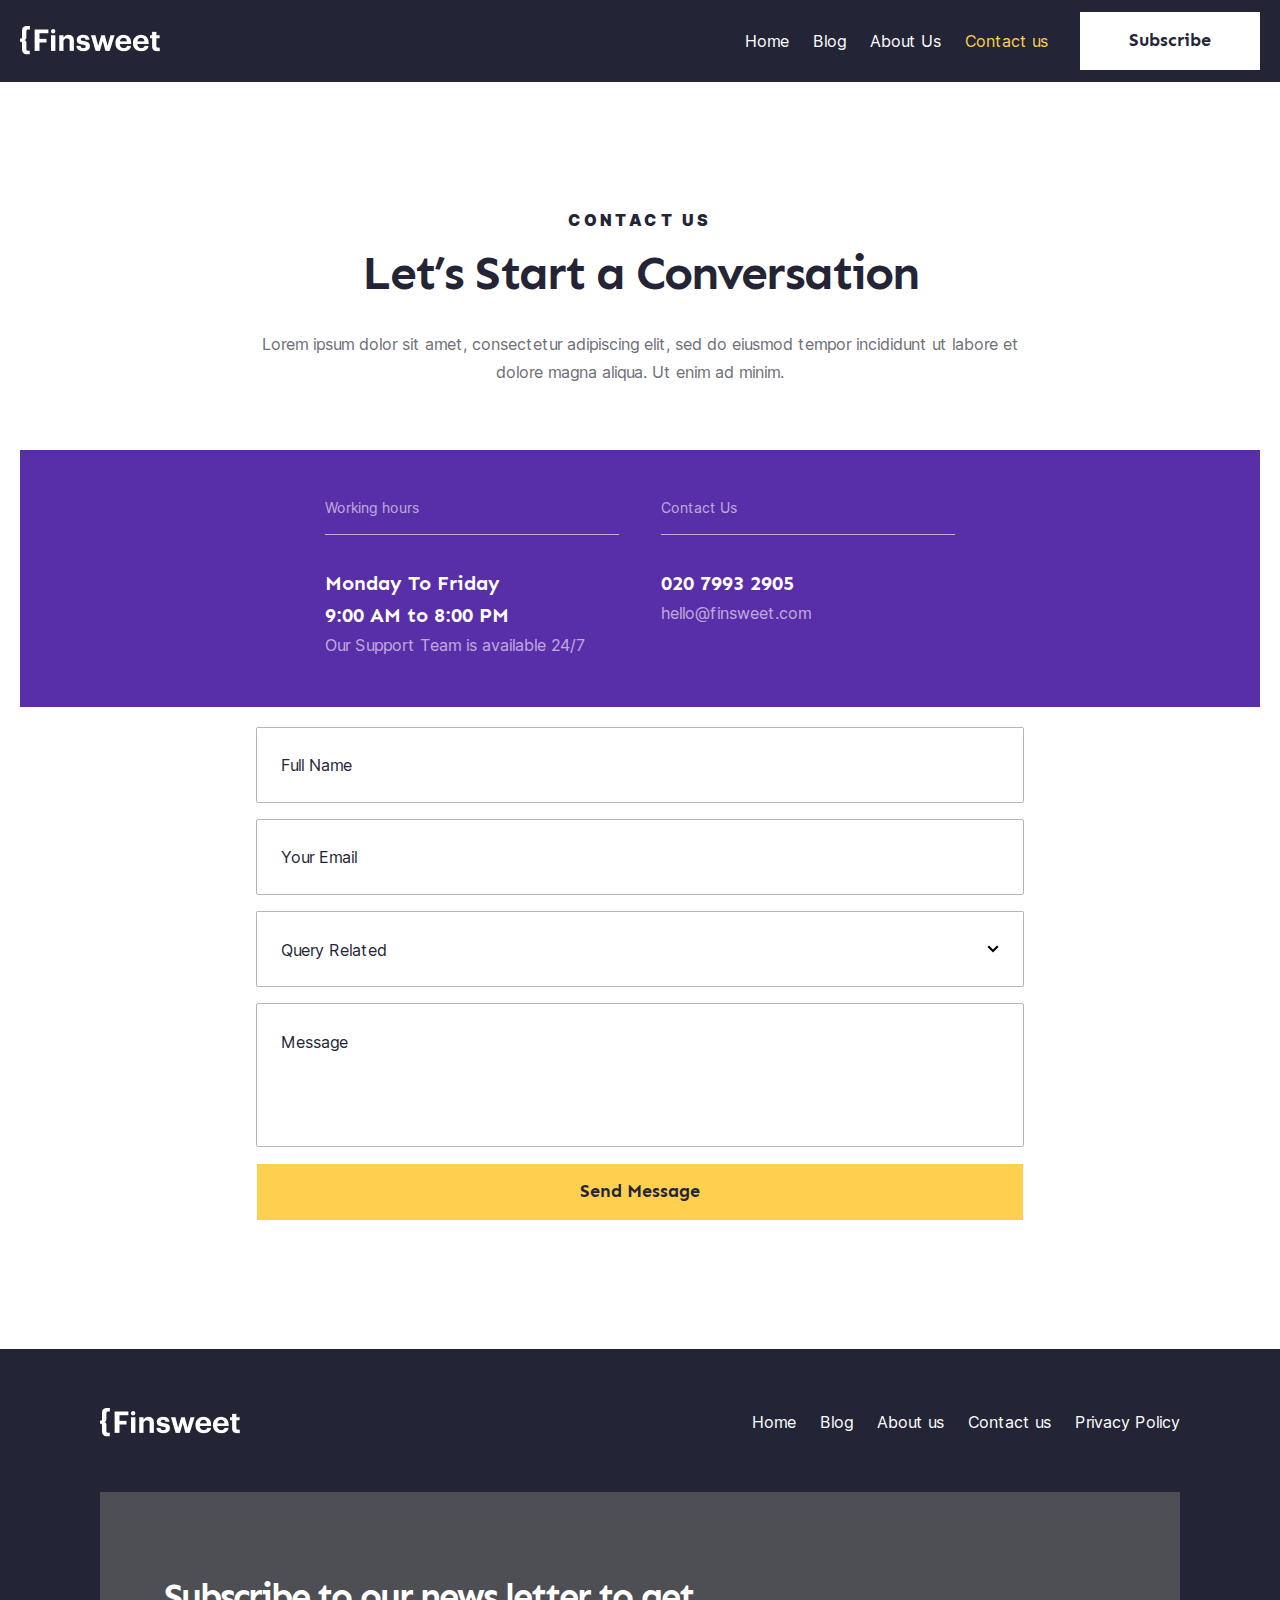
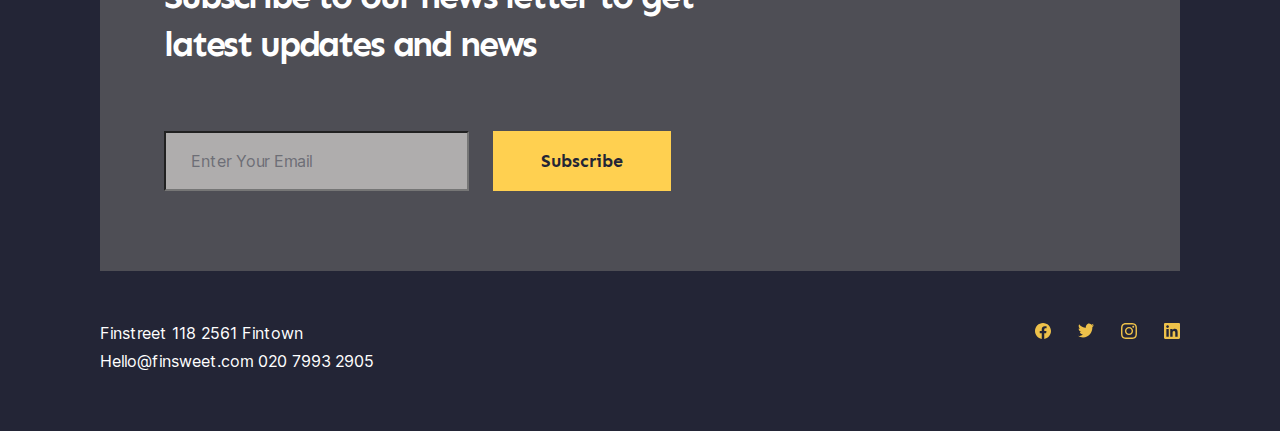
<file: contact.html>
<!DOCTYPE html>
<html lang="en">

<head>
  <meta charset="UTF-8">
  <meta http-equiv="X-UA-Compatible" content="IE=edge">
  <meta name="viewport" content="width=device-width, initial-scale=1.0">
  <link rel="apple-touch-icon" sizes="180x180" href="favicon/apple-touch-icon.png">
  <link rel="icon" type="image/png" sizes="32x32" href="favicon/favicon-32x32.png">
  <link rel="icon" type="image/png" sizes="16x16" href="favicon/favicon-16x16.png">
  <link rel="manifest" href="favicon/site.webmanifest">
  <link rel="mask-icon" href="favicon/safari-pinned-tab.svg" color="#5bbad5">
  <meta name="msapplication-TileColor" content="#00aba9">
  <meta name="theme-color" content="#ffffff">
  <!-- script -->

  <link rel="stylesheet" href="https://cdn.jsdelivr.net/npm/swiper@11/swiper-bundle.min.css" />

  <!-- styles -->
  <link rel="stylesheet" href="css/normalize.css">
  <link rel="stylesheet" href="css/style.css">
  <link rel="stylesheet" href="css/media.css">
  <title>FinSweet</title>
</head>
<header class="header">
  <div class="container">
    <div class="header__inner">
      <img src="img/logo.png" alt="FINSWEET-LOGO" class="header__logo">
      <nav class="header__nav">
        <ul class="header__list list-reset">
          <li class="header__list-item">
            <a href="index.html" class="header__list--link">Home</a>
          </li>
          <li class="header__list-item">
            <a href="blog.html" class="header__list--link">Blog</a>
          </li>
          <li class="header__list-item">
            <a href="about.html" class="header__list--link">About Us</a>
          </li>
          <li class="header__list-item">
            <a href="contact.html" class="header__list--link header__list--link-active">Contact us</a>
          </li>
        </ul>
      </nav>
      <button class="btn btn-reset" type="button">Subscribe</button>
    </div>
  </div>
</header>
<main class="main-contacts">
  <section class="contacts-page">
    <div class="container">
      <div class="contacts-page__inner">
        <h4 class="contacts-page__subtitle">Contact us</h4>
        <h3 class="contacts-page__title">Let’s Start a Conversation</h3>
        <p class="contacts-page__descr">
          Lorem ipsum dolor sit amet, consectetur adipiscing elit, sed do eiusmod tempor
          incididunt ut labore et dolore magna aliqua. Ut enim ad minim.
        </p>
        <div class="contacts-page__block">
          <div class="contacts-page__block--left">
            <h4 class="contacts-page__block--title">Working hours</h4>
            <p class="contacts-page__block-schedule">Monday&nbsp;To&nbsp;Friday 9:00&nbsp;AM&nbsp;to&nbsp;8:00 PM</p>
            <p class="contacts-page__block-available">Our Support Team is available 24/7</p>
          </div>
          <div class="contacts-page__block--right">
            <h4 class="contacts-page__block--title">Contact Us</h4>
            <a href="tel:02079932905" class="contacts-page__block-phone">020 7993 2905</a>
            <a href="mailto:hello@finsweet.com" class="contacts-page__block-email">hello@finsweet.com</a>
          </div>
        </div>
        <form class="contacts-page__form">
          <input type="text" class="contacts-page__form--input" required placeholder="Full Name">
          <input type="email" class="contacts-page__form--input" required placeholder="Your Email">
          <select name="related" class="contacts-page__form--select" required>
            <option value="Query Related" selected disabled>Query Related</option>
            <option value="Financial">Financial</option>
            <option value="Technical">Technical</option>
            <option value="Support">Support</option>
            <option value="Other">Other</option>
          </select>
          <textarea class="contacts-page__form--textarea" name="message" placeholder="Message"></textarea>
          <button class="btn btn-reset contacts-page__form-btn" type="submit">Send Message</button>
        </form>
      </div>
    </div>
  </section>


</main>
<footer class="footer">
  <div class="container">
    <div class="footer__top">
      <img src="img/logo.png" alt="FINSWEET-LOGO" class="footer__logo">
      <nav class="footer__nav">
        <ul class="footer__list list-reset">
          <li class="footer__list-item">
            <a href="index.html" class="footer__list-link">Home</a>
          </li>
          <li class="footer__list-item">
            <a href="blog.html" class="footer__list-link">Blog</a>
          </li>
          <li class="footer__list-item">
            <a href="about.html" class="footer__list-link">About us</a>
          </li>
          <li class="footer__list-item">
            <a href="contact.html" class="footer__list-link">Contact us</a>
          </li>
          <li class="footer__list-item">
            <a href="privacy.html" class="footer__list-link">Privacy Policy</a>
          </li>
        </ul>
      </nav>
    </div>
    <div class="footer__middle">
      <div class="footer__middle-wrapper">
        <div class="footer__middle-left">
          <p class="middle__left-text">Subscribe to our news letter to get latest updates and news</p>
        </div>
        <div class="footer__middle-right">
          <form class="footer__form">
            <input type="email" class="form__input" required placeholder="Enter Your Email">
            <button class="section__link btn-reset">Subscribe</button>
          </form>
        </div>
      </div>
    </div>
    <div class="footer__bottom">
      <div class="footer__bottom-wrapper">
        <div class="footer__bottom-left">
          <address class="bottom__left-address">Finstreet 118 2561 Fintown</address>
          <div class="bottom__left-links">
            <a href="mailto:Hello@finsweet.com" class="bottom__left-link">Hello@finsweet.com</a>
            <a href="tel:02079932905" class="bottom__left-link">020 7993 2905</a>
          </div>
        </div>
        <div class="footer__bottom--right">
          <div class="bottom__social-list">
            <a href="#!" class="bottom__social-link">
              <svg width="16" height="16" viewBox="0 0 16 16" fill="none" xmlns="http://www.w3.org/2000/svg">
                <path
                  d="M16 8C16 3.58172 12.4183 0 8 0C3.58172 0 0 3.58172 0 8C0 11.993 2.92547 15.3027 6.75 15.9028V10.3125H4.71875V8H6.75V6.2375C6.75 4.2325 7.94438 3.125 9.77172 3.125C10.6467 3.125 11.5625 3.28125 11.5625 3.28125V5.25H10.5538C9.56 5.25 9.25 5.86672 9.25 6.5V8H11.4688L11.1141 10.3125H9.25V15.9028C13.0745 15.3027 16 11.993 16 8Z"
                  fill="#232536" />
              </svg>
            </a>
            <a href="#!" class="bottom__social-link">
              <svg width="16" height="17" viewBox="0 0 16 17" fill="none" xmlns="http://www.w3.org/2000/svg">
                <path
                  d="M5.03344 15.4068C11.0697 15.4068 14.3722 10.0919 14.3722 5.48434C14.3722 5.33492 14.3691 5.18219 14.3628 5.03277C15.0052 4.53914 15.5597 3.9277 16 3.22719C15.4017 3.51003 14.7664 3.69475 14.1159 3.77504C14.8009 3.33883 15.3137 2.65356 15.5594 1.84627C14.915 2.252 14.2104 2.5382 13.4756 2.69262C12.9806 2.13371 12.326 1.76364 11.6131 1.63964C10.9003 1.51563 10.1688 1.6446 9.53183 2.00659C8.89486 2.36858 8.38787 2.94344 8.08923 3.64228C7.7906 4.34113 7.71695 5.12504 7.87969 5.87281C6.575 5.80325 5.29862 5.44314 4.13332 4.81584C2.96802 4.18853 1.9398 3.30804 1.11531 2.23143C0.696266 2.99907 0.568038 3.90743 0.756687 4.77192C0.945337 5.6364 1.43671 6.39213 2.13094 6.88551C1.60975 6.86793 1.09998 6.71883 0.64375 6.45055V6.49371C0.643283 7.29929 0.905399 8.08018 1.38554 8.70365C1.86568 9.32711 2.53422 9.75467 3.2775 9.91363C2.7947 10.054 2.28799 10.0744 1.79656 9.9734C2.0063 10.6662 2.41438 11.2721 2.96385 11.7067C3.51331 12.1412 4.17675 12.3826 4.86156 12.3972C3.69895 13.3676 2.26278 13.8939 0.784375 13.8914C0.522191 13.8909 0.260266 13.8739 0 13.8402C1.5019 14.864 3.24902 15.4077 5.03344 15.4068Z"
                  fill="#232536" />
              </svg>
            </a>
            <a href="#!" class="bottom__social-link">
              <svg width="16" height="16" viewBox="0 0 16 16" fill="none" xmlns="http://www.w3.org/2000/svg">
                <g clip-path="url(#clip0_32502_619)">
                  <path
                    d="M8 1.44062C10.1375 1.44062 10.3906 1.45 11.2313 1.4875C12.0125 1.52187 12.4344 1.65313 12.7156 1.7625C13.0875 1.90625 13.3563 2.08125 13.6344 2.35937C13.9156 2.64062 14.0875 2.90625 14.2313 3.27813C14.3406 3.55937 14.4719 3.98437 14.5063 4.7625C14.5438 5.60625 14.5531 5.85938 14.5531 7.99375C14.5531 10.1312 14.5438 10.3844 14.5063 11.225C14.4719 12.0063 14.3406 12.4281 14.2313 12.7094C14.0875 13.0813 13.9125 13.35 13.6344 13.6281C13.3531 13.9094 13.0875 14.0813 12.7156 14.225C12.4344 14.3344 12.0094 14.4656 11.2313 14.5C10.3875 14.5375 10.1344 14.5469 8 14.5469C5.8625 14.5469 5.60938 14.5375 4.76875 14.5C3.9875 14.4656 3.56563 14.3344 3.28438 14.225C2.9125 14.0813 2.64375 13.9062 2.36563 13.6281C2.08438 13.3469 1.9125 13.0813 1.76875 12.7094C1.65938 12.4281 1.52813 12.0031 1.49375 11.225C1.45625 10.3813 1.44688 10.1281 1.44688 7.99375C1.44688 5.85625 1.45625 5.60312 1.49375 4.7625C1.52813 3.98125 1.65938 3.55937 1.76875 3.27813C1.9125 2.90625 2.0875 2.6375 2.36563 2.35937C2.64688 2.07812 2.9125 1.90625 3.28438 1.7625C3.56563 1.65313 3.99063 1.52187 4.76875 1.4875C5.60938 1.45 5.8625 1.44062 8 1.44062ZM8 0C5.82813 0 5.55625 0.009375 4.70313 0.046875C3.85313 0.084375 3.26875 0.221875 2.7625 0.41875C2.23438 0.625 1.7875 0.896875 1.34375 1.34375C0.896875 1.7875 0.625 2.23438 0.41875 2.75938C0.221875 3.26875 0.084375 3.85 0.046875 4.7C0.009375 5.55625 0 5.82812 0 8C0 10.1719 0.009375 10.4437 0.046875 11.2969C0.084375 12.1469 0.221875 12.7312 0.41875 13.2375C0.625 13.7656 0.896875 14.2125 1.34375 14.6562C1.7875 15.1 2.23438 15.375 2.75938 15.5781C3.26875 15.775 3.85 15.9125 4.7 15.95C5.55313 15.9875 5.825 15.9969 7.99688 15.9969C10.1688 15.9969 10.4406 15.9875 11.2938 15.95C12.1438 15.9125 12.7281 15.775 13.2344 15.5781C13.7594 15.375 14.2063 15.1 14.65 14.6562C15.0938 14.2125 15.3688 13.7656 15.5719 13.2406C15.7688 12.7312 15.9063 12.15 15.9438 11.3C15.9813 10.4469 15.9906 10.175 15.9906 8.00313C15.9906 5.83125 15.9813 5.55937 15.9438 4.70625C15.9063 3.85625 15.7688 3.27187 15.5719 2.76562C15.375 2.23437 15.1031 1.7875 14.6563 1.34375C14.2125 0.9 13.7656 0.625 13.2406 0.421875C12.7313 0.225 12.15 0.0875 11.3 0.05C10.4438 0.009375 10.1719 0 8 0Z"
                    fill="#232536" />
                  <path
                    d="M8 3.89062C5.73125 3.89062 3.89062 5.73125 3.89062 8C3.89062 10.2688 5.73125 12.1094 8 12.1094C10.2687 12.1094 12.1094 10.2688 12.1094 8C12.1094 5.73125 10.2687 3.89062 8 3.89062ZM8 10.6656C6.52812 10.6656 5.33437 9.47188 5.33437 8C5.33437 6.52813 6.52812 5.33437 8 5.33437C9.47187 5.33437 10.6656 6.52813 10.6656 8C10.6656 9.47188 9.47187 10.6656 8 10.6656Z"
                    fill="#232536" />
                  <path
                    d="M13.2313 3.72842C13.2313 4.25967 12.8 4.68779 12.2719 4.68779C11.7406 4.68779 11.3125 4.25654 11.3125 3.72842C11.3125 3.19717 11.7438 2.76904 12.2719 2.76904C12.8 2.76904 13.2313 3.20029 13.2313 3.72842Z"
                    fill="#232536" />
                </g>
                <defs>
                  <clipPath id="clip0_32502_619">
                    <rect width="16" height="16" fill="white" />
                  </clipPath>
                </defs>
              </svg>
            </a>
            <a href="#!" class="bottom__social-link">
              <svg width="16" height="16" viewBox="0 0 16 16" fill="none" xmlns="http://www.w3.org/2000/svg">
                <g clip-path="url(#clip0_32502_624)">
                  <path
                    d="M14.8156 0H1.18125C0.528125 0 0 0.515625 0 1.15313V14.8438C0 15.4813 0.528125 16 1.18125 16H14.8156C15.4688 16 16 15.4813 16 14.8469V1.15313C16 0.515625 15.4688 0 14.8156 0ZM4.74687 13.6344H2.37188V5.99687H4.74687V13.6344ZM3.55938 4.95625C2.79688 4.95625 2.18125 4.34062 2.18125 3.58125C2.18125 2.82188 2.79688 2.20625 3.55938 2.20625C4.31875 2.20625 4.93437 2.82188 4.93437 3.58125C4.93437 4.3375 4.31875 4.95625 3.55938 4.95625ZM13.6344 13.6344H11.2625V9.92188C11.2625 9.0375 11.2469 7.89687 10.0281 7.89687C8.79375 7.89687 8.60625 8.8625 8.60625 9.85938V13.6344H6.2375V5.99687H8.5125V7.04063H8.54375C8.85938 6.44063 9.63438 5.80625 10.7875 5.80625C13.1906 5.80625 13.6344 7.3875 13.6344 9.44375V13.6344Z"
                    fill="#232536" />
                </g>
                <defs>
                  <clipPath id="clip0_32502_624">
                    <rect width="16" height="16" fill="white" />
                  </clipPath>
                </defs>
              </svg>
            </a>
          </div>
        </div>
      </div>
    </div>
  </div>
</footer>

<body>

  <script src="https://cdn.jsdelivr.net/npm/swiper@11/swiper-bundle.min.js"></script>
  <script defer src="js/index.js"></script>
</body>

</html>
</file>
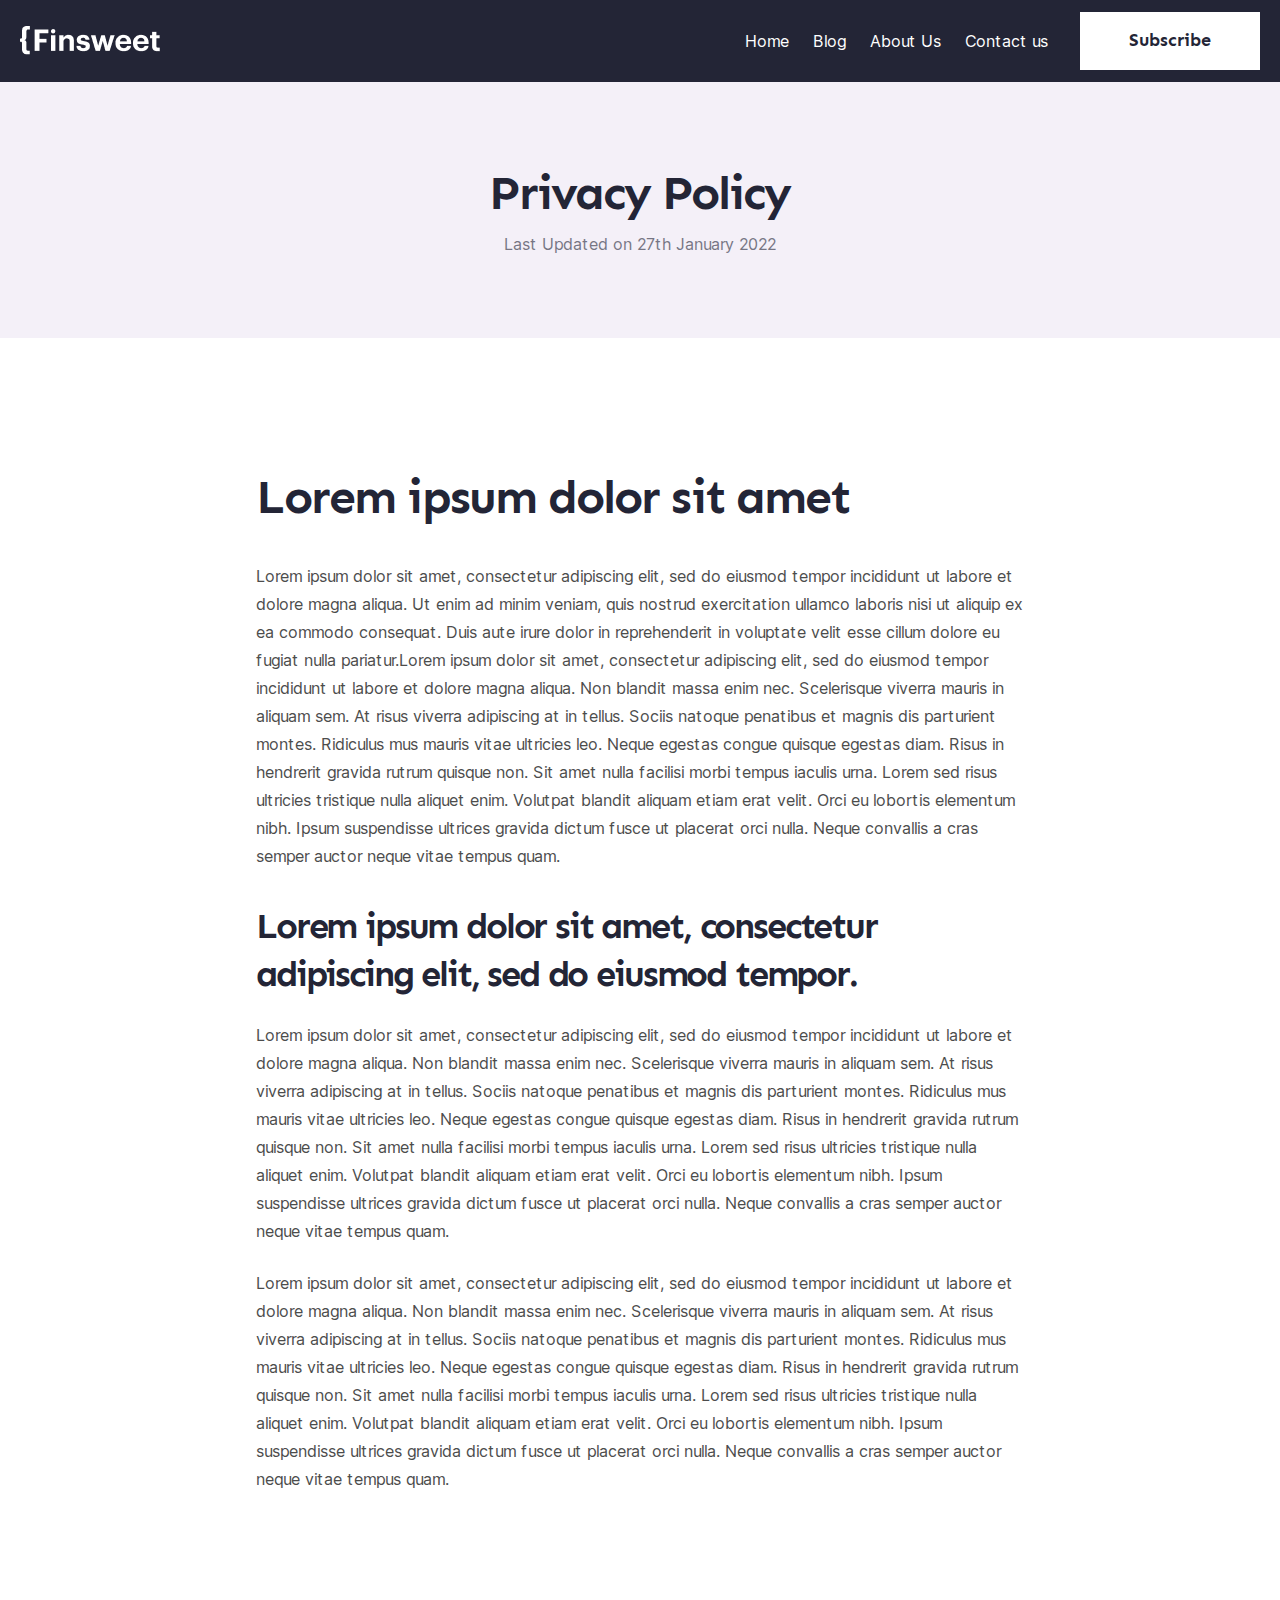
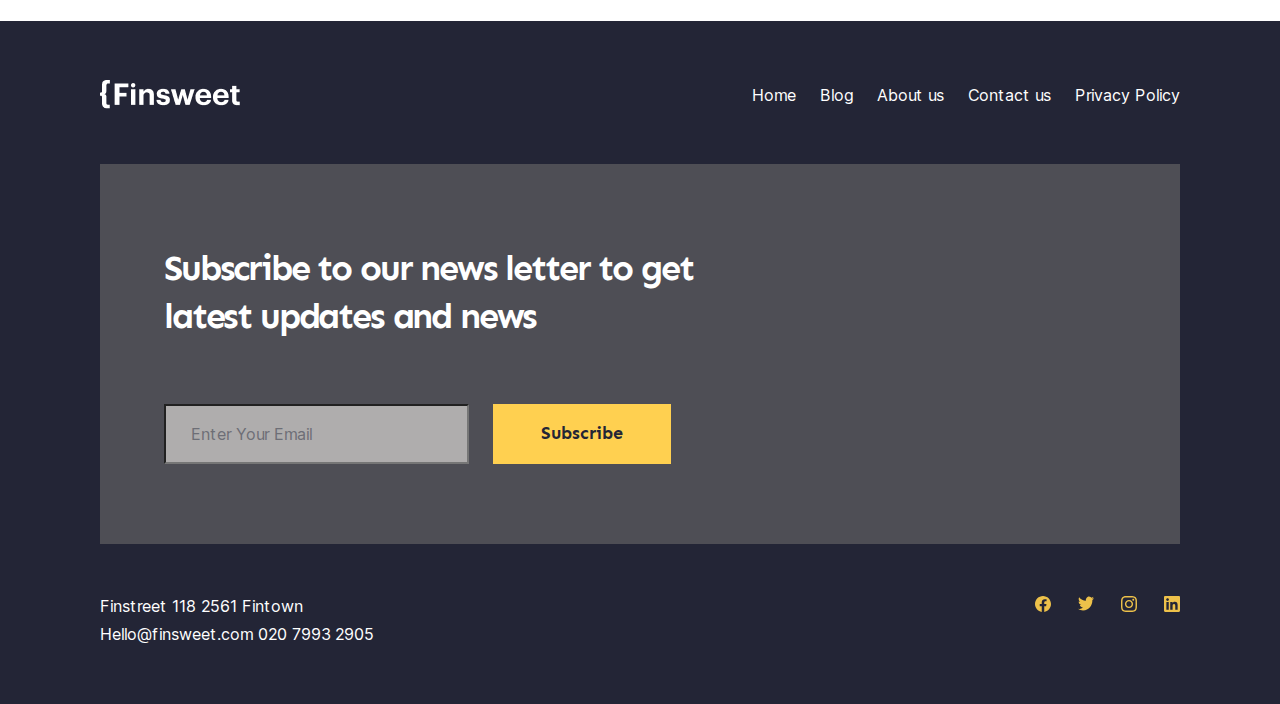
<file: privacy.html>
<!DOCTYPE html>
<html lang="en">

<head>
  <meta charset="UTF-8">
  <meta http-equiv="X-UA-Compatible" content="IE=edge">
  <meta name="viewport" content="width=device-width, initial-scale=1.0">
  <link rel="apple-touch-icon" sizes="180x180" href="favicon/apple-touch-icon.png">
  <link rel="icon" type="image/png" sizes="32x32" href="favicon/favicon-32x32.png">
  <link rel="icon" type="image/png" sizes="16x16" href="favicon/favicon-16x16.png">
  <link rel="manifest" href="favicon/site.webmanifest">
  <link rel="mask-icon" href="favicon/safari-pinned-tab.svg" color="#5bbad5">
  <meta name="msapplication-TileColor" content="#00aba9">
  <meta name="theme-color" content="#ffffff">
  <!-- script -->

  <link rel="stylesheet" href="https://cdn.jsdelivr.net/npm/swiper@11/swiper-bundle.min.css" />

  <!-- styles -->
  <link rel="stylesheet" href="css/normalize.css">
  <link rel="stylesheet" href="css/style.css">
  <link rel="stylesheet" href="css/media.css">
  <title>Privacy Policy</title>
</head>
<header class="header">
  <div class="container">
    <div class="header__inner">
      <img src="img/logo.png" alt="FINSWEET-LOGO" class="header__logo">
      <nav class="header__nav">
        <ul class="header__list list-reset">
          <li class="header__list-item">
            <a href="index.html" class="header__list--link">Home</a>
          </li>
          <li class="header__list-item">
            <a href="blog.html" class="header__list--link">Blog</a>
          </li>
          <li class="header__list-item">
            <a href="about.html" class="header__list--link">About Us</a>
          </li>
          <li class="header__list-item">
            <a href="contact.html" class="header__list--link">Contact us</a>
          </li>
        </ul>
      </nav>
      <button class="btn btn-reset" type="button">Subscribe</button>
    </div>
  </div>
</header>
<main class="main-privacy">
  <section class="privacy-policy">
    <div class="privacy__top">
      <h3 class="privacy__top-title">Privacy Policy</h3>
      <p class="privacy__top-descr">Last Updated on 27th January 2022</p>
    </div>
    <div class="container">
      <div class="privacy__bottom">
        <div class="privacy__bottom-content">
          <h3 class="privacy__bottom-title">Lorem ipsum dolor sit amet</h3>
          <p class="privacy__bottom-descr">
            Lorem ipsum dolor sit amet, consectetur adipiscing elit, sed do eiusmod tempor incididunt ut labore et
            dolore
            magna aliqua. Ut enim ad minim veniam, quis nostrud exercitation ullamco laboris nisi ut aliquip ex ea
            commodo
            consequat. Duis aute irure dolor in reprehenderit in voluptate velit esse cillum dolore eu fugiat nulla
            pariatur.Lorem ipsum dolor sit amet, consectetur adipiscing elit, sed do eiusmod tempor incididunt ut labore
            et dolore magna aliqua. Non blandit massa enim nec. Scelerisque viverra mauris in aliquam sem. At risus
            viverra adipiscing at in tellus. Sociis natoque penatibus et magnis dis parturient montes. Ridiculus mus
            mauris vitae ultricies leo. Neque egestas congue quisque egestas diam. Risus in hendrerit gravida rutrum
            quisque non. Sit amet nulla facilisi morbi tempus iaculis urna. Lorem sed risus ultricies tristique nulla
            aliquet enim. Volutpat blandit aliquam etiam erat velit. Orci eu lobortis elementum nibh. Ipsum suspendisse
            ultrices gravida dictum fusce ut placerat orci nulla. Neque convallis a cras semper auctor neque vitae
            tempus
            quam.
          </p>
        </div>
        <div class="privacy__bottom-content">
          <h3 class="privacy__bottom-title--small">Lorem ipsum dolor sit amet, consectetur adipiscing elit, sed do
            eiusmod tempor.</h3>
          <p class="privacy__bottom-descr--top">
            Lorem ipsum dolor sit amet, consectetur adipiscing elit, sed do eiusmod tempor incididunt ut labore et
            dolore
            magna aliqua. Non blandit massa enim nec. Scelerisque viverra mauris in aliquam sem. At risus viverra
            adipiscing at in tellus. Sociis natoque penatibus et magnis dis parturient montes. Ridiculus mus mauris
            vitae
            ultricies leo. Neque egestas congue quisque egestas diam. Risus in hendrerit gravida rutrum quisque non. Sit
            amet nulla facilisi morbi tempus iaculis urna. Lorem sed risus ultricies tristique nulla aliquet enim.
            Volutpat blandit aliquam etiam erat velit. Orci eu lobortis elementum nibh. Ipsum suspendisse ultrices
            gravida
            dictum fusce ut placerat orci nulla. Neque convallis a cras semper auctor neque vitae tempus quam.
          </p>
          <p class="privacy__bottom-descr">
            Lorem ipsum dolor sit amet, consectetur adipiscing elit, sed do eiusmod tempor incididunt ut labore et
            dolore
            magna aliqua. Non blandit massa enim nec. Scelerisque viverra mauris in aliquam sem. At risus viverra
            adipiscing at in tellus. Sociis natoque penatibus et magnis dis parturient montes. Ridiculus mus mauris
            vitae
            ultricies leo. Neque egestas congue quisque egestas diam. Risus in hendrerit gravida rutrum quisque non. Sit
            amet nulla facilisi morbi tempus iaculis urna. Lorem sed risus ultricies tristique nulla aliquet enim.
            Volutpat blandit aliquam etiam erat velit. Orci eu lobortis elementum nibh. Ipsum suspendisse ultrices
            gravida
            dictum fusce ut placerat orci nulla. Neque convallis a cras semper auctor neque vitae tempus quam.
          </p>
        </div>
      </div>

    </div>
  </section>

</main>
<footer class="footer">
  <div class="container">
    <div class="footer__top">
      <img src="img/logo.png" alt="FINSWEET-LOGO" class="footer__logo">
      <nav class="footer__nav">
        <ul class="footer__list list-reset">
          <li class="footer__list-item">
            <a href="index.html" class="footer__list-link">Home</a>
          </li>
          <li class="footer__list-item">
            <a href="blog.html" class="footer__list-link">Blog</a>
          </li>
          <li class="footer__list-item">
            <a href="about.html" class="footer__list-link">About us</a>
          </li>
          <li class="footer__list-item">
            <a href="contact.html" class="footer__list-link">Contact us</a>
          </li>
          <li class="footer__list-item">
            <a href="privacy.html" class="footer__list-link">Privacy Policy</a>
          </li>
        </ul>
      </nav>
    </div>
    <div class="footer__middle">
      <div class="footer__middle-wrapper">
        <div class="footer__middle-left">
          <p class="middle__left-text">Subscribe to our news letter to get latest updates and news</p>
        </div>
        <div class="footer__middle-right">
          <form class="footer__form">
            <input type="email" class="form__input" required placeholder="Enter Your Email">
            <button class="section__link btn-reset">Subscribe</button>
          </form>
        </div>
      </div>
    </div>
    <div class="footer__bottom">
      <div class="footer__bottom-wrapper">
        <div class="footer__bottom-left">
          <address class="bottom__left-address">Finstreet 118 2561 Fintown</address>
          <div class="bottom__left-links">
            <a href="mailto:Hello@finsweet.com" class="bottom__left-link">Hello@finsweet.com</a>
            <a href="tel:02079932905" class="bottom__left-link">020 7993 2905</a>
          </div>
        </div>
        <div class="footer__bottom--right">
          <div class="bottom__social-list">
            <a href="#!" class="bottom__social-link">
              <svg width="16" height="16" viewBox="0 0 16 16" fill="none" xmlns="http://www.w3.org/2000/svg">
                <path
                  d="M16 8C16 3.58172 12.4183 0 8 0C3.58172 0 0 3.58172 0 8C0 11.993 2.92547 15.3027 6.75 15.9028V10.3125H4.71875V8H6.75V6.2375C6.75 4.2325 7.94438 3.125 9.77172 3.125C10.6467 3.125 11.5625 3.28125 11.5625 3.28125V5.25H10.5538C9.56 5.25 9.25 5.86672 9.25 6.5V8H11.4688L11.1141 10.3125H9.25V15.9028C13.0745 15.3027 16 11.993 16 8Z"
                  fill="#232536" />
              </svg>
            </a>
            <a href="#!" class="bottom__social-link">
              <svg width="16" height="17" viewBox="0 0 16 17" fill="none" xmlns="http://www.w3.org/2000/svg">
                <path
                  d="M5.03344 15.4068C11.0697 15.4068 14.3722 10.0919 14.3722 5.48434C14.3722 5.33492 14.3691 5.18219 14.3628 5.03277C15.0052 4.53914 15.5597 3.9277 16 3.22719C15.4017 3.51003 14.7664 3.69475 14.1159 3.77504C14.8009 3.33883 15.3137 2.65356 15.5594 1.84627C14.915 2.252 14.2104 2.5382 13.4756 2.69262C12.9806 2.13371 12.326 1.76364 11.6131 1.63964C10.9003 1.51563 10.1688 1.6446 9.53183 2.00659C8.89486 2.36858 8.38787 2.94344 8.08923 3.64228C7.7906 4.34113 7.71695 5.12504 7.87969 5.87281C6.575 5.80325 5.29862 5.44314 4.13332 4.81584C2.96802 4.18853 1.9398 3.30804 1.11531 2.23143C0.696266 2.99907 0.568038 3.90743 0.756687 4.77192C0.945337 5.6364 1.43671 6.39213 2.13094 6.88551C1.60975 6.86793 1.09998 6.71883 0.64375 6.45055V6.49371C0.643283 7.29929 0.905399 8.08018 1.38554 8.70365C1.86568 9.32711 2.53422 9.75467 3.2775 9.91363C2.7947 10.054 2.28799 10.0744 1.79656 9.9734C2.0063 10.6662 2.41438 11.2721 2.96385 11.7067C3.51331 12.1412 4.17675 12.3826 4.86156 12.3972C3.69895 13.3676 2.26278 13.8939 0.784375 13.8914C0.522191 13.8909 0.260266 13.8739 0 13.8402C1.5019 14.864 3.24902 15.4077 5.03344 15.4068Z"
                  fill="#232536" />
              </svg>
            </a>
            <a href="#!" class="bottom__social-link">
              <svg width="16" height="16" viewBox="0 0 16 16" fill="none" xmlns="http://www.w3.org/2000/svg">
                <g clip-path="url(#clip0_32502_619)">
                  <path
                    d="M8 1.44062C10.1375 1.44062 10.3906 1.45 11.2313 1.4875C12.0125 1.52187 12.4344 1.65313 12.7156 1.7625C13.0875 1.90625 13.3563 2.08125 13.6344 2.35937C13.9156 2.64062 14.0875 2.90625 14.2313 3.27813C14.3406 3.55937 14.4719 3.98437 14.5063 4.7625C14.5438 5.60625 14.5531 5.85938 14.5531 7.99375C14.5531 10.1312 14.5438 10.3844 14.5063 11.225C14.4719 12.0063 14.3406 12.4281 14.2313 12.7094C14.0875 13.0813 13.9125 13.35 13.6344 13.6281C13.3531 13.9094 13.0875 14.0813 12.7156 14.225C12.4344 14.3344 12.0094 14.4656 11.2313 14.5C10.3875 14.5375 10.1344 14.5469 8 14.5469C5.8625 14.5469 5.60938 14.5375 4.76875 14.5C3.9875 14.4656 3.56563 14.3344 3.28438 14.225C2.9125 14.0813 2.64375 13.9062 2.36563 13.6281C2.08438 13.3469 1.9125 13.0813 1.76875 12.7094C1.65938 12.4281 1.52813 12.0031 1.49375 11.225C1.45625 10.3813 1.44688 10.1281 1.44688 7.99375C1.44688 5.85625 1.45625 5.60312 1.49375 4.7625C1.52813 3.98125 1.65938 3.55937 1.76875 3.27813C1.9125 2.90625 2.0875 2.6375 2.36563 2.35937C2.64688 2.07812 2.9125 1.90625 3.28438 1.7625C3.56563 1.65313 3.99063 1.52187 4.76875 1.4875C5.60938 1.45 5.8625 1.44062 8 1.44062ZM8 0C5.82813 0 5.55625 0.009375 4.70313 0.046875C3.85313 0.084375 3.26875 0.221875 2.7625 0.41875C2.23438 0.625 1.7875 0.896875 1.34375 1.34375C0.896875 1.7875 0.625 2.23438 0.41875 2.75938C0.221875 3.26875 0.084375 3.85 0.046875 4.7C0.009375 5.55625 0 5.82812 0 8C0 10.1719 0.009375 10.4437 0.046875 11.2969C0.084375 12.1469 0.221875 12.7312 0.41875 13.2375C0.625 13.7656 0.896875 14.2125 1.34375 14.6562C1.7875 15.1 2.23438 15.375 2.75938 15.5781C3.26875 15.775 3.85 15.9125 4.7 15.95C5.55313 15.9875 5.825 15.9969 7.99688 15.9969C10.1688 15.9969 10.4406 15.9875 11.2938 15.95C12.1438 15.9125 12.7281 15.775 13.2344 15.5781C13.7594 15.375 14.2063 15.1 14.65 14.6562C15.0938 14.2125 15.3688 13.7656 15.5719 13.2406C15.7688 12.7312 15.9063 12.15 15.9438 11.3C15.9813 10.4469 15.9906 10.175 15.9906 8.00313C15.9906 5.83125 15.9813 5.55937 15.9438 4.70625C15.9063 3.85625 15.7688 3.27187 15.5719 2.76562C15.375 2.23437 15.1031 1.7875 14.6563 1.34375C14.2125 0.9 13.7656 0.625 13.2406 0.421875C12.7313 0.225 12.15 0.0875 11.3 0.05C10.4438 0.009375 10.1719 0 8 0Z"
                    fill="#232536" />
                  <path
                    d="M8 3.89062C5.73125 3.89062 3.89062 5.73125 3.89062 8C3.89062 10.2688 5.73125 12.1094 8 12.1094C10.2687 12.1094 12.1094 10.2688 12.1094 8C12.1094 5.73125 10.2687 3.89062 8 3.89062ZM8 10.6656C6.52812 10.6656 5.33437 9.47188 5.33437 8C5.33437 6.52813 6.52812 5.33437 8 5.33437C9.47187 5.33437 10.6656 6.52813 10.6656 8C10.6656 9.47188 9.47187 10.6656 8 10.6656Z"
                    fill="#232536" />
                  <path
                    d="M13.2313 3.72842C13.2313 4.25967 12.8 4.68779 12.2719 4.68779C11.7406 4.68779 11.3125 4.25654 11.3125 3.72842C11.3125 3.19717 11.7438 2.76904 12.2719 2.76904C12.8 2.76904 13.2313 3.20029 13.2313 3.72842Z"
                    fill="#232536" />
                </g>
                <defs>
                  <clipPath id="clip0_32502_619">
                    <rect width="16" height="16" fill="white" />
                  </clipPath>
                </defs>
              </svg>
            </a>
            <a href="#!" class="bottom__social-link">
              <svg width="16" height="16" viewBox="0 0 16 16" fill="none" xmlns="http://www.w3.org/2000/svg">
                <g clip-path="url(#clip0_32502_624)">
                  <path
                    d="M14.8156 0H1.18125C0.528125 0 0 0.515625 0 1.15313V14.8438C0 15.4813 0.528125 16 1.18125 16H14.8156C15.4688 16 16 15.4813 16 14.8469V1.15313C16 0.515625 15.4688 0 14.8156 0ZM4.74687 13.6344H2.37188V5.99687H4.74687V13.6344ZM3.55938 4.95625C2.79688 4.95625 2.18125 4.34062 2.18125 3.58125C2.18125 2.82188 2.79688 2.20625 3.55938 2.20625C4.31875 2.20625 4.93437 2.82188 4.93437 3.58125C4.93437 4.3375 4.31875 4.95625 3.55938 4.95625ZM13.6344 13.6344H11.2625V9.92188C11.2625 9.0375 11.2469 7.89687 10.0281 7.89687C8.79375 7.89687 8.60625 8.8625 8.60625 9.85938V13.6344H6.2375V5.99687H8.5125V7.04063H8.54375C8.85938 6.44063 9.63438 5.80625 10.7875 5.80625C13.1906 5.80625 13.6344 7.3875 13.6344 9.44375V13.6344Z"
                    fill="#232536" />
                </g>
                <defs>
                  <clipPath id="clip0_32502_624">
                    <rect width="16" height="16" fill="white" />
                  </clipPath>
                </defs>
              </svg>
            </a>
          </div>
        </div>
      </div>
    </div>
  </div>
</footer>

<body>

  <!-- <script src="https://cdn.jsdelivr.net/npm/swiper@11/swiper-bundle.min.js"></script>
  <script defer src="js/index.js"></script> -->
</body>

</html>
</file>
<file: css/style.css>
html {
  box-sizing: border-box;
  scroll-behavior: smooth;
}

* {
  box-sizing: border-box;
}

*,
*::before *::after {
  box-sizing: inherit;
}

a {
  color: inherit;
  text-decoration: none;
  transition: all 0.4s ease-in-out;
}

ul:last-child {
  margin-bottom: 0;
}

h1,
h2,
h3,
h4,
h5,
h6 {
  margin: 0;
}

p {
  margin: 0;
}

blockquote {
  margin: 0;
}


body {
  min-width: 320px;
  font-family: "Inter", "Sen", sans-serif;
}


.container {
  max-width: 1440px;
  width: 100%;
  margin: 0 auto;
  padding: 0 20px;
}

img {
  object-fit: cover;
  max-width: 100%;
  max-height: 100%;
  display: block;
}

/* fonts */

@font-face {
  font-family: "Inter";
  src: url("../fonts/Inter-Regular.woff2") format("woff2"),
    url("../fonts/Inter-Regular.woff") format("woff");
  font-weight: 400;
  font-style: normal;
  font-display: swap;
}

@font-face {
  font-family: "Inter";
  src: url("../fonts/Inter-Medium.woff2") format("woff2"),
    url("../fonts/Inter-Medium.woff") format("woff");
  font-weight: 500;
  font-style: normal;
  font-display: swap;
}

@font-face {
  font-family: "Inter";
  src: url("../fonts/Inter-SemiBold.woff2") format("woff2"),
    url("../fonts/Inter-SemiBold.woff") format("woff");
  font-weight: 600;
  font-style: normal;
  font-display: swap;
}


@font-face {
  font-family: "Inter";
  src: url("../fonts/Inter-Black.woff2") format("woff2"),
    url("../fonts/Inter-Black.woff") format("woff");
  font-weight: 900;
  font-style: normal;
  font-display: swap;
}

@font-face {
  font-family: "Sen";
  src: url("../fonts/Sen-Bold.woff2") format("woff2"),
    url("../fonts/Sen-Bold.woff") format("woff");
  font-weight: 700;
  font-style: normal;
  font-display: swap;
}


:root {
  --font-family: "Inter", sans-serif;
  --second-family: "Sen", sans-serif;
  --black: #232536;
  --yellow: #ffd050;
  --dark-grey: #4c4c4c;
  --medium-grey: #6d6e76;
  --purple: #592ea9;
  --light: #fff;
  --light-yellow: #fbf6ea;
  --light-grey: #f4f4f4;
  --lavender: #f4f0f8;
}

/* glob */

.list-reset {
  margin: 0;
  padding: 0;
  list-style: none;
}

.btn-reset {
  padding: 0;
  border: none;
  background-color: transparent;
  cursor: pointer;
}

/* универсльный код для перекраски СВГ картинок вставленных в разметку как СВГ */
svg *[fill] {
  fill: #3d3017;
}

svg *[stroke] {
  stroke: #3d3017;
}


svg * {
  transition-property: fill, stroke;
}

/* header */

.header {
  padding: 12px 0;
  background-color: var(--black);
}

.header__inner {
  display: flex;
  justify-content: space-between;
  align-items: center;
}

.header__logo {
  margin-right: auto;
}

.header__nav {
  margin-right: 32px;
}

.header__list {
  display: flex;
  gap: 24px;
  align-items: center;
}

.header__list--link {
  font-family: var(--font-family);
  font-weight: 400;
  font-size: 16px;
  line-height: 175%;
  color: var(--light);
  outline: 1px solid transparent;
  outline-offset: 3px;
  transition: all 0.3s ease-in-out;
}

.header__list--link:focus {
  outline-color: #ffd050;
}

.header__list--link:hover {
  color: #ffd050;
}

.header__list--link-active {
  color: #ffd050;
}

.btn {
  padding: 16px 48px;
  font-family: var(--second-family);
  font-weight: 700;
  font-size: 18px;
  line-height: 133%;
  color: var(--black);
  border: 1px solid var(--light);
  background-color: var(--light);
  transition: all 0.3s ease-in-out;
  outline: none;
}

.btn:focus {
  color: #f4f0f8;
  background-color: #232536;
}

.btn:hover {
  color: #f4f0f8;
  background-color: #232536;
}

/* hero */
.hero {
  margin-bottom: 128px;
  background-image: url(../img/hero-bg.png);
  background-position: center center;
  background-size: cover;
  background-repeat: no-repeat;
}

.hero__content {
  padding-top: 128px;
  padding-bottom: 192px;
}

.hero__subtitle {
  margin-bottom: 24px;
  font-family: var(--font-family);
  font-weight: 500;
  font-size: 16px;
  line-height: 125%;
  letter-spacing: 0.19em;
  text-transform: uppercase;
  color: var(--light);
}

.hero__subtitle span {
  font-weight: 900;
}

.hero__title {
  max-width: 803px;
  margin-bottom: 24px;
  font-family: var(--second-family);
  font-weight: 700;
  font-size: 56px;
  line-height: 114%;
  letter-spacing: -0.04em;
  color: var(--light);
}

.hero__author {
  margin-bottom: 16px;
  font-family: var(--font-family);
  font-weight: 400;
  font-size: 16px;
  line-height: 175%;
  color: var(--light);
}

.hero__author span {
  color: var(--yellow);
}

.hero__text {
  max-width: 599px;
  margin-bottom: 48px;
  font-family: var(--font-family);
  font-weight: 400;
  font-size: 16px;
  line-height: 175%;
  color: var(--light);
}

.section__link {
  display: inline-block;
  padding: 16px 48px;
  font-family: var(--second-family);
  font-weight: 700;
  font-size: 18px;
  line-height: 133%;
  color: var(--black);
  outline: 1px solid transparent;
  outline-offset: 3px;
  background-color: var(--yellow);
  transition: all 0.3s ease-in-out;
}

.section__link:hover {
  background-color: #edc14a;
}

.section__link:focus {
  outline-color: #4c4c4c;
  background-color: var(--yellow);
}


/* post */

.post {
  margin-bottom: 151px;
}

.post__inner {
  display: flex;
  gap: 32px;
}

.post__inner-left {
  display: none;
  opacity: 0;
  height: 0;
  transition: all 0.3s ease;
}

.post__inner-left--active {
  display: block;
  opacity: 1;
  height: 100%;
  transition: all 0.3s ease;
}

.post__inner-left.post__inner-left--active {
  display: block;
  opacity: 1;
  transition: all 0.3s ease;
}

.post__title {
  margin-bottom: 32px;
  font-family: var(--second-family);
  font-weight: 700;
  font-size: 36px;
  line-height: 133%;
  letter-spacing: -0.06em;
  color: var(--black);
}

.post__left-card {
  padding: 32px;
  border: 1px solid #cacaca;
}

.post__card-img {
  margin-bottom: 32px;
  width: 669px;
  height: 352px;
}

.post__author {
  margin-bottom: 16px;
  font-family: var(--font-family);
  font-weight: 500;
  font-size: 14px;
  line-height: 143%;
  color: var(--dark-grey);
}

.post__author span {
  color: var(--purple);
}

.post__card-subtitle {
  max-width: 669px;
  margin-bottom: 16px;
  font-family: var(--second-family);
  font-weight: 700;
  font-size: 28px;
  line-height: 143%;
  letter-spacing: -0.04em;
  color: var(--black);
}

.post__card-text {
  max-width: 551px;
  margin-bottom: 16px;
  font-family: var(--font-family);
  font-weight: 400;
  font-size: 16px;
  line-height: 175%;
  color: var(--medium-grey);
}

.post__link {
  display: inline-block;
}

.post__right-top {
  display: flex;
  justify-content: space-between;
  align-items: baseline;
}

.post__right-link {
  font-family: var(--font-family);
  font-weight: 400;
  font-size: 16px;
  line-height: 175%;
  color: var(--purple);
  outline-offset: 3px;
  outline: 1px solid transparent;
  transition: all 0.3s ease-in-out;
}

.post__right-link:hover {
  filter: saturate(2);
}

.post__right-link:focus {
  outline-color: #4c4c4c;
}

.post__right-card {
  padding: 32px 32px 25px 32px;
  cursor: pointer;
  background-color: transparent;
  transition: all 0.3s ease-in-out;
}

.post__right-card--active {
  background: var(--light-yellow);
}

.post__right-author {
  margin-bottom: 8px;
  font-family: var(--font-family);
  font-weight: 500;
  font-size: 14px;
  line-height: 143%;
  color: var(--dark-grey);
}

.post__right-author span {
  color: var(--purple);
}

.post__right-text {
  max-width: 369px;
  font-family: var(--second-family);
  font-weight: 700;
  font-size: 24px;
  line-height: 133%;
  color: var(--black);
}

/* about */
.about {
  margin-bottom: 128px;
  padding: 96px 80px;
  background: var(--lavender);
}

.about__inner {
  display: flex;
  align-items: baseline;
  gap: 61px;
}

.about__left {
  max-width: 515px;
}

.about__left-subtitle {
  margin-bottom: 24px;
  font-family: var(--font-family);
  font-weight: 600;
  font-size: 16px;
  line-height: 125%;
  letter-spacing: 0.19em;
  text-transform: uppercase;
  color: var(--black);
}

.about__left-title {
  max-width: 488px;
  margin-bottom: 16px;
  font-family: var(--second-family);
  font-weight: 700;
  font-size: 36px;
  line-height: 133%;
  letter-spacing: -0.06em;
  color: var(--black);
}

.about__left-descr {
  max-width: 515px;
  margin-bottom: 16px;
  font-family: var(--font-family);
  font-weight: 400;
  font-size: 16px;
  line-height: 175%;
  color: var(--medium-grey);
}

.about__link {
  font-family: var(--second-family);
  font-weight: 700;
  font-size: 18px;
  line-height: 178%;
  color: var(--purple);
  outline-offset: 3px;
  outline: 1px solid transparent;
  transition: all 0.3s ease-in-out;
  transition: all 0.3s ease-in-out;
}

.about__link:hover {
  opacity: 0.5;
}

.about__link:focus {
  outline-color: #4c4c4c;
}

.about__right {
  max-width: 516px;
}

.about__right-title {
  max-width: 481px;
  margin-bottom: 16px;
  font-family: var(--second-family);
  font-weight: 700;
  font-size: 28px;
  line-height: 143%;
  letter-spacing: -0.04em;
  color: var(--black);
}

.about__right-descr {
  max-width: 516px;
  font-family: var(--font-family);
  font-weight: 400;
  font-size: 16px;
  line-height: 175%;
  color: var(--medium-grey);
}

/* choose */

.choose {
  margin-bottom: 128px;
}

.section__title {
  margin-bottom: 48px;
  font-family: var(--second-family);
  font-weight: 700;
  font-size: 36px;
  line-height: 133%;
  letter-spacing: -0.06em;
  color: var(--black);
  text-align: center;
}

.choose__inner {
  display: grid;
  grid-template-columns: repeat(auto-fit, 296px);
  gap: 32px;
  margin-bottom: 128px;
}

.choose__card {
  padding: 32px 32px;
  border: 1px solid #cacaca;
  cursor: pointer;
  transition: all 0.3s ease-in-out;
  background-color: transparent;
}

.choose__card:hover {
  background-color: var(--yellow);
  border-color: var(--yellow);
}

.choose__card-img {
  margin-bottom: 16px;
}

.choose__card-title {
  margin-bottom: 4px;
  font-family: var(--second-family);
  font-weight: 700;
  font-size: 28px;
  line-height: 143%;
  letter-spacing: -0.04em;
  color: var(--black);
}

.choose__card-text {
  font-family: var(--font-family);
  font-weight: 400;
  font-size: 16px;
  line-height: 175%;
  color: var(--medium-grey);
}

.choose__bottom {
  height: 705px;
  position: relative;
  background-image: url(../img/choose-bg.png);
  background-size: auto;
  background-position: left;
  background-repeat: no-repeat;
}

.choose__bottom-block {
  position: absolute;
  right: 26px;
  bottom: 0;
  width: 706px;
  height: 584px;
  padding: 80px 80px;
  background-color: #fff;
}

.choose__bottom--block__subtitle {
  margin-bottom: 24px;
  font-family: var(--font-family);
  font-weight: 600;
  font-size: 16px;
  line-height: 125%;
  letter-spacing: 0.19em;
  text-transform: uppercase;
  color: var(--black);
}

.choose__bottom--block__title {
  margin-bottom: 16px;
  font-family: var(--second-family);
  font-weight: 700;
  font-size: 48px;
  line-height: 133%;
  letter-spacing: -0.04em;
  color: var(--black);
}

.choose__bottom--block__descr {
  margin-bottom: 32px;
  font-family: var(--font-family);
  font-weight: 400;
  font-size: 16px;
  line-height: 175%;
  color: var(--medium-grey);
}

.choose__bottom-link {
  display: inline-block;
}

/* authors */
.authors {
  margin-bottom: 96px;
}

.authors__inner {
  display: grid;
  grid-template-columns: repeat(auto-fit, 296px);
  gap: 32px;
  margin-bottom: 96px;
}

.authors__card {
  padding: 40px 40px;
  text-align: center;
  background-color: var(--light-grey);
  transition: all 0.3s ease-in-out;
}

.authors__card:hover {
  background-color: var(--light-yellow);
}

.authors__img {
  margin: 0 auto 20px auto;
  border-radius: 100%;
}

.authors__name {
  font-family: var(--second-family);
  font-weight: 700;
  font-size: 28px;
  line-height: 143%;
  letter-spacing: -0.04em;
  color: var(--black);
}

.authors__content {
  margin-bottom: 20px;
  font-family: var(--font-family);
  font-weight: 400;
  font-size: 14px;
  line-height: 143%;
  text-align: center;
  color: var(--medium-grey);
}

.authors__social-list {
  display: flex;
  justify-content: center;
  gap: 16px;
  align-items: center;
}

.authors__social-link {
  outline: 1px solid transparent;
  outline-offset: 3px;
  transition: all 0.3s ease-in-out;
}

.authors__social-link:focus {
  outline-color: #4c4c4c;
}

.authors__social-link svg path {
  fill: #232536;
  transition: all 0.3s ease-in-out;
}


.authors__social-link:hover svg path {
  fill: #1a30f1;
}

.authors__featured {
  display: flex;
  gap: 86px;
  align-items: center;

}

.authors__featured-title {
  font-family: var(--font-family);
  font-weight: 400;
  font-size: 14px;
  line-height: 143%;
  color: var(--medium-grey);
  opacity: 0.6;
}

.authors__featured-title span {
  display: block;
  font-family: var(--second-family);
  font-weight: 700;
  font-size: 24px;
  line-height: 133%;
  color: var(--medium-grey);
}

.authors__featured-block {
  display: flex;
  align-items: center;
  gap: 75px;
}

.authors__featured-img {
  opacity: 0.8;
}

/* testimonials */
.testimonials {
  margin-bottom: 128px;
  padding: 80px 80px;
  background-color: var(--light-yellow);
}

.testimonials__inner {
  display: flex;
  justify-content: center;

}

.testimonials__left {
  position: relative;
  max-width: 385px;
  padding-right: 80px;
}

.testimonials__left::before {
  content: '';
  position: absolute;
  width: 1px;
  right: 0;
  height: 310px;
  background-color: #a7a3a3;
}

.testimonials__left-subtitle {
  margin-bottom: 12px;
  font-family: var(--font-family);
  font-weight: 600;
  font-size: 16px;
  line-height: 125%;
  letter-spacing: 0.19em;
  text-transform: uppercase;
  color: var(--black);
}

.testimonials__left-title {
  margin-bottom: 16px;
  font-family: var(--second-family);
  font-weight: 700;
  font-size: 36px;
  line-height: 133%;
  letter-spacing: -0.06em;
  color: var(--black);
}

.testimonials__left-descr {
  font-family: var(--font-family);
  font-weight: 400;
  font-size: 16px;
  line-height: 175%;
  color: var(--black);
}

.testimonials__right {
  padding-left: 80px;
}

.slider__card {
  max-width: 469px;
  display: flex;
  flex-direction: column;
  gap: 100px;
}

.slider__card-text {
  font-family: var(--second-family);
  font-weight: 700;
  font-size: 24px;
  line-height: 133%;
  color: var(--black);
}

.slider__card-author {
  display: flex;
  align-items: center;
  gap: 16px;
}

.author-img {
  width: 48px;
  height: 48px;
  border-radius: 100%;
}

.author-name {
  font-family: var(--second-family);
  font-weight: 700;
  font-size: 24px;
  line-height: 133%;
  color: var(--black);
}

.author-capacity {
  font-family: var(--font-family);
  font-weight: 400;
  font-size: 16px;
  line-height: 175%;
  color: var(--medium-grey);
}

.swiper {
  width: 600px;
  height: 300px;
}

.swiper-button-prev:after,
.swiper-rtl .swiper-button-next:after,
.swiper-button-next:after,
.swiper-rtl .swiper-button-prev:after {
  display: none;
}

.swiper-button-prev,
.swiper-rtl .swiper-button-next {
  left: unset;
  right: unset;
}

.swiper-button-next,
.swiper-button-prev {
  position: unset;
  top: unset;
  width: unset;
  height: unset;
  margin-top: unset;
  z-index: unset;
  cursor: unset;
  display: unset;
  align-items: unset;
  justify-content: unset;
  color: unset;
}

.swiper-arrows-wrapper {
  position: absolute;
  bottom: 0;
  right: 0;
  display: flex;
  gap: 20px;
  align-items: center;
  z-index: 1000;
  cursor: pointer;
  background-color: transparent;
}

/* join */
.join {
  margin-bottom: 123px;
}

.join__inner {
  max-width: 414px;
  margin: 0 auto;
  text-align: center;
}

.join__ttle {
  margin-bottom: 16px;
  font-family: var(--second-family);
  font-weight: 700;
  font-size: 36px;
  line-height: 133%;
  letter-spacing: -0.06em;
  text-align: center;
  color: var(--black);
}

.join__text {
  margin-bottom: 37px;
  font-family: var(--font-family);
  font-weight: 400;
  font-size: 16px;
  line-height: 175%;
  text-align: center;
  color: var(--medium-grey);
}

/* footer */

.footer {
  padding: 59px 80px 56px 80px;
  background-color: var(--black);
}

.footer__top {
  display: flex;
  flex-wrap: wrap;
  justify-content: space-between;
  align-items: center;
  margin-bottom: 55px;
}

.footer__list {
  display: flex;
  gap: 24px;
  align-items: center;
}

.footer__list-link {
  font-family: var(--font-family);
  font-weight: 400;
  font-size: 16px;
  line-height: 175%;
  color: var(--light);
  outline: 1px solid transparent;
  outline-offset: 3px;
  transition: all 0.3s ease-in-out;
}

.footer__list-link:focus {
  outline-color: #ffd050;
}

.footer__list-link:hover {
  color: #ffd050;
}

.footer__list-link-active {
  color: #ffd050;
}

.footer__middle {
  margin-bottom: 48px;
  padding: 80px 64px;
  background-color: #4e4e55;
}

.footer__middle-wrapper {
  display: flex;
  flex-wrap: wrap;
  align-items: baseline;
  gap: 64px;
}

.middle__left-text {
  max-width: 559px;
  font-family: var(--second-family);
  font-weight: 700;
  font-size: 36px;
  line-height: 133%;
  letter-spacing: -0.06em;
  color: var(--light);
}

.footer__form {
  display: flex;
  flex-wrap: wrap;
  gap: 24px;
  background-color: inherit;
}

.form__input {
  padding: 14px 25px;
  font-family: var(--font-family);
  font-weight: 400;
  font-size: 16px;
  outline: 1px solid transparent;
  line-height: 175%;
  color: var(--medium-grey);
  background-color: #afadad;
  transition: all 0.3s ease-in-out;
}

.form__input:hover {
  outline-color: #71a7e2;
}

.form__input:focus {
  background-color: #71a7e2;
}

.form__input::placeholder {
  font-family: var(--font-family);
  font-weight: 400;
  font-size: 16px;
  line-height: 175%;
  color: var(--medium-grey);
}

.footer__bottom-wrapper {
  display: flex;
  justify-content: space-between;
  font-family: var(--font-family);
  font-weight: 400;
  font-size: 16px;
  line-height: 175%;
  color: var(--light);
}

.bottom__left-address {
  font-style: normal;
}

.bottom__left-link {
  font-family: var(--font-family);
  font-weight: 400;
  font-size: 16px;
  line-height: 175%;
  color: var(--light);
  transition: all 0.3s ease-in-out;
}

.bottom__left-link:hover {
  color: #edc14a;
}

.bottom__social-list {
  display: flex;
  gap: 27px;
}

.bottom__social-link svg path {
  fill: #edc14a;
}

/* -----------------BLOG PAGE STYLES */

.choose__blog-title {
  text-align: left;
}

.blog__hero {
  margin-bottom: 64px;
  padding: 80px 80px;
  background: var(--lavender);
}

.blog__hero-inner {
  display: flex;
  align-items: center;
  justify-content: space-between;
}

.blog__hero-left {
  max-width: 624px;
}

.blog__hero-subtitle {
  margin-bottom: 20px;
  font-family: var(--font-family);
  font-weight: 500;
  font-size: 16px;
  line-height: 125%;
  letter-spacing: 0.19em;
  text-transform: uppercase;
  color: var(--black);
}

.blog__hero-title {
  margin-bottom: 16px;
  font-family: var(--second-family);
  font-weight: 700;
  font-size: 36px;
  line-height: 133%;
  letter-spacing: -0.06em;
  color: var(--black);
}

.blog__hero-author {
  margin-bottom: 16px;
  font-family: var(--font-family);
  font-weight: 500;
  font-size: 14px;
  line-height: 143%;
  color: var(--dark-grey);
}

.blog__hero-author span {
  color: var(--purple);
}

.blog__hero-text {
  margin-bottom: 32px;
  font-family: var(--font-family);
  font-weight: 400;
  font-size: 16px;
  line-height: 175%;
  color: var(--medium-grey);
}

.blog__hero-right {
  max-width: 515px;

}

.posts__title {
  padding-bottom: 32px;
  margin-bottom: 64px;
  text-align: left;
  border-bottom: 1px solid var(--medium-grey);
}

.posts__card:not(:last-child) {
  margin-bottom: 64px;
}

.posts__inner {
  position: relative;
}

.posts__card {
  display: flex;
  align-items: center;
  gap: 32px;
}

.posts__card-right--subtitle {
  margin-bottom: 20px;
  font-family: var(--font-family);
  font-weight: 600;
  font-size: 16px;
  line-height: 125%;
  letter-spacing: 0.19em;
  text-transform: uppercase;
  color: var(--purple);
}

.posts__card-right--title {
  max-width: 603px;
  margin-bottom: 16px;
  font-family: var(--second-family);
  font-weight: 700;
  font-size: 36px;
  line-height: 133%;
  letter-spacing: -0.06em;
  color: var(--black);
}

.posts__card-right--text {
  max-width: 624px;
  font-family: var(--font-family);
  font-weight: 400;
  font-size: 16px;
  line-height: 175%;
  color: var(--medium-grey);
}

.blog-swiper-btns {
  position: absolute;
  display: flex;
  align-items: center;
  gap: 20px;
  bottom: 56px;
  left: 38%;
  z-index: 10000;
  cursor: pointer;
}

.blog-swiper {
  width: 1228px;
  min-height: 838px;
  overflow: hidden;
}

/* -------------------BLOG-PAGE STYLES */
.blog-page__author {
  padding-top: 128px;
  margin-bottom: 128px;
}

.blog-page__inner {
  max-width: 768px;
  margin: 0 auto 64px auto;
}

.blog-page__author-content {
  display: flex;
  align-items: center;
  gap: 16px;
  margin-bottom: 24px;
}

.blog-page__author-img {
  width: 48px;
  height: 48px;
  border-radius: 100%;
}

.blog-page__author-name {
  font-family: var(--second-family);
  font-weight: 700;
  font-size: 28px;
  line-height: 143%;
  letter-spacing: -0.04em;
  color: var(--purple);
  opacity: 0.87;
}

.blog-page__author-posted {
  font-family: var(--font-family);
  font-weight: 400;
  font-size: 16px;
  line-height: 175%;
  color: var(--medium-grey);
}

.blog-page__title {
  margin-bottom: 34px;
  font-family: var(--second-family);
  font-weight: 700;
  font-size: 48px;
  line-height: 133%;
  letter-spacing: -0.04em;
  color: var(--black);
}

.blog-page__author-text {
  width: 128px;
  position: relative;
  padding-left: 32px;
  font-family: var(--second-family);
  font-weight: 700;
  font-size: 24px;
  line-height: 133%;
  color: var(--black);
}

.blog-page__author-text::before {
  content: '';
  position: absolute;
  left: 0;
  top: 7px;
  width: 24px;
  height: 24px;
  background-image: url(../img/blog-page-shuttle.png);
  background-repeat: no-repeat;
}

.blog-page__author-bottom__img {
  margin-bottom: 64px;
}

.blog-page__bottom-descr {
  max-width: 843px;
  margin: 0 auto 48px auto;
}

.blog-page__bottom-title {
  margin-bottom: 16px;
  font-family: var(--second-family);
  font-weight: 700;
  font-size: 36px;
  line-height: 133%;
  letter-spacing: -0.06em;
  color: var(--black);
}

.blog-page__bottom-text {
  max-width: 843px;
  margin: 0 auto;
  font-family: var(--font-family);
  font-weight: 400;
  font-size: 16px;
  line-height: 175%;
  color: var(--medium-grey);
}

.blog-page__bottom-text--2 {
  margin-top: 24px;
}

.blog-page__bottom-list {
  max-width: 843px;
  margin: 0 auto 24px auto;
}

.blog-page__bottom-item {
  font-family: var(--second-family);
  font-weight: 700;
  font-size: 24px;
  line-height: 133%;
  color: #161722;
  opacity: 0.78;
}

.read-next {
  padding-bottom: 64px;
  margin-bottom: 128px;
  border-bottom: 1px solid #a2a2a3;
}

.read-next__inner {
  display: grid;
  grid-template-columns: repeat(auto-fit, 405px);
  justify-content: center;
  gap: 32px;
}

.read-next__card-img {
  margin-bottom: 32px;
}

.read-next__card-author {
  margin-bottom: 16px;
  font-family: var(--font-family);
  font-weight: 500;
  font-size: 14px;
  line-height: 143%;
  color: var(--dark-grey);
}

.read-next__card-author span {
  color: var(--purple);
}

.read-next__card-title {
  margin-bottom: 16px;
  font-family: var(--second-family);
  font-weight: 700;
  font-size: 28px;
  line-height: 143%;
  letter-spacing: -0.04em;
  color: var(--black);
}

.read-next__card-text {
  font-family: var(--font-family);
  font-weight: 400;
  font-size: 16px;
  line-height: 175%;
  color: var(--black);
  opacity: 0.7;
}

/* ------------------ABOUT-US-PAGE */

.about-us {
  padding-top: 80px;
}

.about-us__inner-top {
  position: relative;
  margin-bottom: 79px;
  display: flex;
  justify-content: space-between;
  align-items: center;
}

.about-us__block-absolute {
  position: absolute;
  top: -79px;
  left: 48px;
  width: 624px;
  height: 356px;
  padding: 64px 64px;
  background-color: #fff;
}

.about-us__block-absolute-subtitle {
  margin-bottom: 16px;
  font-family: var(--font-family);
  font-weight: 500;
  font-size: 16px;
  line-height: 125%;
  letter-spacing: 0.19em;
  text-transform: uppercase;
  color: var(--black);
}

.about-us__block-absolute--title {
  font-family: var(--second-family);
  font-weight: 700;
  font-size: 48px;
  line-height: 133%;
  letter-spacing: -0.04em;
  color: var(--black);
}

.about-us__block {
  max-width: 477px;
  margin-left: 681px;
  text-align: left;
}

.about-us__block-text {
  font-family: var(--font-family);
  font-weight: 400;
  font-size: 16px;
  line-height: 175%;
  color: var(--dark-grey);
}

.about-us__options {
  margin-bottom: 128px;
  padding: 128px 108px 64px 108px;
  background-color: var(--lavender);
}

.about-us__options-inner {
  display: flex;
  gap: 32px;
  justify-content: center;
}

.about-us__options-inner--left {
  max-width: 516px;
}

.about-us__options-inner--subtitle {
  margin-bottom: 24px;
  font-family: var(--font-family);
  font-weight: 600;
  font-size: 16px;
  line-height: 125%;
  letter-spacing: 0.19em;
  text-transform: uppercase;
  color: var(--black);
}

.about-us__options-inner--title {
  max-width: 473px;
  margin-bottom: 16px;
  font-family: var(--second-family);
  font-weight: 700;
  font-size: 28px;
  line-height: 143%;
  letter-spacing: -0.04em;
  color: var(--black);
}

.about-us__options-inner--text {
  font-family: var(--font-family);
  font-weight: 400;
  font-size: 16px;
  line-height: 175%;
  color: var(--medium-grey);
}

.about-us__options-inner--right {
  max-width: 516px;
}

.creative {
  margin-bottom: 91px;
}

.creative__block {
  display: flex;
  flex-direction: row;
  justify-content: center;
  gap: 80px;
  align-items: center;
}

.creative__block-left {
  max-width: 519px;
}

.creative__block-title {
  margin-bottom: 16px;
  font-family: var(--second-family);
  font-weight: 700;
  font-size: 36px;
  line-height: 133%;
  letter-spacing: -0.06em;
  color: var(--black);
}

.creative__block-subtitle {
  margin-bottom: 16px;
  font-family: var(--second-family);
  font-weight: 700;
  font-size: 24px;
  line-height: 133%;
  color: var(--black);
}

.creative__block-text {
  font-family: var(--font-family);
  font-weight: 400;
  font-size: 16px;
  line-height: 175%;
  color: var(--black);
}

.creative__block-right {
  max-width: 519px;
}

.creative__block-reverse {
  margin-top: 128px;
}

/* ----------------------CONTACTS-PAGE */

.contacts-page {
  margin-top: 128px;
  margin-bottom: 128px;
  text-align: center;
}

.contacts-page__subtitle {
  margin-bottom: 12px;
  font-family: var(--font-family);
  font-weight: 900;
  font-size: 16px;
  line-height: 125%;
  letter-spacing: 0.19em;
  text-transform: uppercase;
  text-align: center;
  color: var(--black);
}

.contacts-page__title {
  margin-bottom: 24px;
  font-family: var(--second-family);
  font-weight: 700;
  font-size: 48px;
  line-height: 133%;
  letter-spacing: -0.04em;
  text-align: center;
  color: var(--black);
}

.contacts-page__descr {
  max-width: 768px;
  margin: 0 auto 64px auto;
  font-family: var(--font-family);
  font-weight: 400;
  font-size: 16px;
  line-height: 175%;
  text-align: center;
  color: var(--medium-grey);
}

.contacts-page__block {
  display: flex;
  flex-wrap: wrap;
  justify-content: center;
  gap: 42px;
  padding: 48px 64px;
  margin-bottom: 20px;
  background-color: var(--purple);
}

.contacts-page__block--left {
  max-width: 294px;
  text-align: left;
}

.contacts-page__block--title {
  margin-bottom: 32px;
  padding-bottom: 16px;
  border-bottom: 1px solid var(--light);
  font-family: var(--font-family);
  font-weight: 400;
  font-size: 14px;
  line-height: 143%;
  color: var(--light);
  opacity: 0.6;
}

.contacts-page__block-schedule {
  font-family: var(--second-family);
  font-weight: 700;
  font-size: 20px;
  line-height: 160%;
  color: var(--light);
}

.contacts-page__block-available {
  font-family: var(--font-family);
  font-weight: 400;
  font-size: 16px;
  line-height: 175%;
  color: var(--light);
  opacity: 0.6;
}

.contacts-page__block--right {
  max-width: 294px;
  width: 100%;
  text-align: left;
}

.contacts-page__block-phone {
  display: block;
  font-family: var(--second-family);
  font-weight: 700;
  font-size: 20px;
  line-height: 160%;
  color: var(--light);
}

.contacts-page__block-email {
  display: block;
  font-family: var(--font-family);
  font-weight: 400;
  font-size: 16px;
  line-height: 175%;
  color: var(--light);
  opacity: 0.6;
}

.contacts-page__form {
  display: flex;
  flex-direction: column;
  justify-content: center;
  margin: 0 auto;
  max-width: 768px;
  width: 100%;
  gap: 16px;
}

.contacts-page__form--input {
  padding: 24px 0 24px 24px;
  height: 76px;
  font-family: var(--font-family);
  font-weight: 400;
  font-size: 16px;
  line-height: 175%;
  color: var(--black);
}

.contacts-page__form--input::placeholder,
.contacts-page__form--select::placeholder,
.contacts-page__form--textarea::placeholder {
  font-family: var(--font-family);
  font-weight: 400;
  font-size: 16px;
  line-height: 175%;
  color: var(--black);
}

.contacts-page__form--input,
.contacts-page__form--select,
.contacts-page__form--textarea {
  outline: none;
  border: 1px solid rgba(109, 110, 118, 0.5);
  border-radius: 2px;
  background-color: transparent;
  transition: all 0.3s ease-in-out;
}

.contacts-page__form--input:hover,
.contacts-page__form--select:hover,
.contacts-page__form--textarea:hover {
  border-color: #71a7e2;
}

.contacts-page__form--input:focus,
.contacts-page__form--select:focus,
.contacts-page__form--textarea:focus {
  background-color: rgba(113, 167, 226, 0.2);
}

.contacts-page__form--select {
  padding: 24px 0 24px 24px;
  height: 76px;
  font-family: var(--font-family);
  font-weight: 400;
  font-size: 16px;
  line-height: 175%;
  color: var(--black);
}

.contacts-page__form--textarea {
  padding: 24px 0 24px 24px;
  height: 144px;
  font-family: var(--font-family);
  font-weight: 400;
  font-size: 16px;
  line-height: 175%;
  color: var(--black);
  resize: none;
}

.contacts-page__form-btn {
  background-color: var(--yellow);
}

.contacts-page__form--select {
  appearance: none;
  overflow: hidden;
  background-image: url('../img/select.png');
  background-position: right 24px center;
  background-repeat: no-repeat;
}

/* ------------------PRIVACY-POLICY-PAGE */
.privacy-policy {
  margin-bottom: 128px;
}

.privacy__top {
  margin-bottom: 128px;
  padding: 80px 0;
  text-align: center;
  background-color: var(--lavender);
}

.privacy__top-title {
  margin-bottom: 4px;
  font-family: var(--second-family);
  font-weight: 700;
  font-size: 48px;
  line-height: 133%;
  letter-spacing: -0.04em;
  text-align: center;
  color: var(--black);
}

.privacy__top-descr {
  font-family: var(--font-family);
  font-weight: 400;
  font-size: 16px;
  line-height: 175%;
  text-align: center;
  color: var(--black);
  opacity: 0.6;
}

.privacy__bottom {
  max-width: 768px;
  width: 100%;
  margin: 0 auto 128px auto;
}

.privacy__bottom-content {
  margin-bottom: 32px;
}

.privacy__bottom-title {
  margin-bottom: 32px;
  font-family: var(--second-family);
  font-weight: 700;
  font-size: 48px;
  line-height: 133%;
  letter-spacing: -0.04em;
  color: var(--black);
}

.privacy__bottom-descr {
  font-family: var(--font-family);
  font-weight: 400;
  font-size: 16px;
  line-height: 175%;
  color: var(--dark-grey);
}

.privacy__bottom-title--small {
  margin-bottom: 24px;
  font-family: var(--second-family);
  font-weight: 700;
  font-size: 36px;
  line-height: 133%;
  letter-spacing: -0.06em;
  color: var(--black);
}

.privacy__bottom-descr--top {
  margin-bottom: 24px;
  font-family: var(--font-family);
  font-weight: 400;
  font-size: 16px;
  line-height: 175%;
  color: var(--dark-grey);
}
</file>
<file: css/media.css>
@media(max-width:1310px) {
  .choose__inner {
    justify-content: center;
  }

  .authors__featured-block {
    flex-wrap: wrap;
    justify-content: center;
  }

  .authors__featured {
    flex-direction: column;
  }

  .blog__hero-inner {
    flex-wrap: wrap;
    justify-content: center;
    gap: 25px;
  }

  .blog__hero {
    padding: 40px 0;
  }

  .posts__card {
    flex-wrap: wrap;
    flex-direction: column;
    align-items: flex-start;
    justify-content: center;
  }
}

@media(max-width:1100px) {
  .choose__bottom-block {
    width: 370px;
    height: 502px;
    padding: 23px 23px;
    right: 0;
  }

  .choose__bottom--block__title {
    font-size: 30px;
  }

  .blog-swiper {
    width: 797px;
    height: 1346px;
  }

  .about-us__block-absolute {
    width: 402px;
    height: 279px;
    padding: 20px 20px;
  }

  .about-us__block-absolute--title {
    font-size: 33px;
  }

  .about-us__options-inner--title {
    font-size: 20px;
  }

  .about-us__block {
    margin-left: 464px;
  }

  .authors__inner {
    justify-content: center;
  }

  .creative__block-reverse {
    margin-top: 60px;
  }

  .creative__block {
    gap: 20px;
    flex-direction: column-reverse;
  }

  .creative__block-reverse {
    flex-direction: column;
  }

  .creative__block-left,
  .creative__block-right {
    max-width: unset;
  }

  .creative__block-img {
    width: 100%;
  }
}

@media(max-width: 900px) {
  .testimonials__inner {
    flex-direction: column;
    gap: 70px;
  }

  .testimonials__left {
    max-width: unset;
    padding-right: 0;
  }

  .testimonials {
    padding: 40px 40px;
  }

  .testimonials__left::before {
    display: none;
  }

  .about-us__block-absolute {
    width: 350px;
    height: 187px;
    top: 0;
    left: 0;
    background-color: transparent;
  }

  .about-us__block-text {
    margin-top: 176px;
  }

  .about-us__block-absolute--title {
    font-size: 22px;
  }
}

@media(max-width:800px) {

  .hero,
  .post,
  .about,
  .authors,
  .testimonials,
  .join {
    margin-bottom: 60px;
  }

  .post__inner {
    flex-wrap: wrap;
  }

  .post__inner-right {
    display: flex;
    flex-direction: column;
    width: 100%;
  }

  .post__right-cards {
    display: grid;
    grid-template-columns: repeat(2, 1fr);
  }

  .about__inner {
    display: block;
  }

  .about__left {
    margin-bottom: 25px;
    max-width: unset;
    width: 100%;
  }

  .about__left-title,
  .about__left-descr,
  .about__right-title,
  .about__right-descr {
    max-width: unset;
  }

  .about {
    padding: 50px 20px;
  }

  .about__left-title,
  .about__right-title {
    font-size: 25px;
  }

  .about__left-subtitle {
    text-align: center;
  }

  .posts__card {
    width: 450px;
  }

  .about-us__block {
    margin-left: auto;
  }

  .about-us__options {
    margin-bottom: 50px;
    padding: 60px 20px 50px 20px;
  }
}

@media(max-width:720px) {
  .header__inner {
    flex-wrap: wrap;
    justify-content: center;
    gap: 30px;
  }

  .header__logo {
    margin-right: unset;
  }

  .header__nav {
    margin-right: 0;
  }

  .choose__inner {
    grid-template-columns: repeat(2, 1fr);
    margin-bottom: 60px;
    gap: 20px;
  }

  .authors__inner {
    grid-template-columns: repeat(2, 1fr);
    gap: 20px;
    margin-bottom: 30px;
  }

  .authors__card {
    display: flex;
    flex-direction: column;
    justify-content: space-between;
    padding: 20px 20px;
  }

  .authors__name {
    font-size: 20px;
  }

  .authors__content {
    font-size: 10px;
  }

  .testimonials__right {
    padding-left: 0;
  }

  .swiper {
    width: 500px;
    height: 375px;
  }

  .footer {
    padding: 48px 30px;
  }

  .footer__top {
    gap: 20px;
  }

  .blog-swiper {
    width: 477px;
    height: 1346px;
  }

  .read-next__inner {
    grid-template-columns: repeat(auto-fit, 279px);
  }

  .blog-page__title,
  .blog-page__bottom-title {
    font-size: 30px;
  }

  .blog-page__author {
    padding-top: 50px;
    margin-bottom: 50px;
  }

  .read-next__card-title {
    font-size: 20px;
  }
}

@media(max-width:620px) {
  .choose__card {
    padding: 10px 10px;
  }

  .choose__card-title {
    font-size: 20px;
  }

  .choose__card-text {
    font-size: 10px;
  }

  .swiper {
    width: 407px;
    height: 375px;
  }

  .slider__card-text {
    font-size: 18px;
  }

  .footer__list {
    flex-direction: column;
  }

  .middle__left-text {
    font-size: 21px;
  }

  .footer__middle {
    padding: 40px 30px;
  }

  .read-next__inner {
    grid-template-columns: repeat(auto-fit, 220px);
    gap: 20px;
  }

  .contacts-page {
    margin-top: 60px;
    margin-bottom: 60px;
  }
}

@media(max-width:520px) {
  .hero__title {
    font-size: 40px;
  }

  .hero__content {
    padding-top: 50px;
    padding-bottom: 50px;
  }

  .post__card-subtitle {
    font-size: 20px;
  }

  .post__right-text {
    font-size: 14px;
  }

  .post__right-author {
    font-size: 10px;
  }

  .post__title {
    margin-bottom: 0;
    font-size: 30px;
  }

  .post__right-card {
    padding: 14px 10px 10px 6px;
  }

  .choose__bottom-block {
    opacity: 0.7;
  }

  .authors__featured {
    gap: 20px;
  }

  .authors__featured-block {
    gap: 30px;
  }

  .swiper-arrows-wrapper {
    right: 133px;
  }

  .swiper {
    width: 353px;
  }

  .testimonials {
    padding: 40px 10px;
  }

  .join__ttle {
    font-size: 30px;
  }

  .footer__bottom-wrapper {
    flex-direction: column;
    justify-content: center;
    gap: 25px;
  }

  .form__input {
    padding: 14px 10px;
  }

  .blog__hero-title {
    font-size: 30px;
  }

  .blog-swiper {
    width: 379px;
    height: 1346px;
  }

  .posts__card {
    width: 348px;
  }

  .posts__card-right--title {
    font-size: 20px;
  }

  .posts__card-right--text {
    font-size: 10px;
  }

  .blog-swiper {
    width: 379px;
    height: 1000px;
  }

  .blog-page__inner {
    margin: 0 auto 30px auto;
  }

  .blog-page__author-name {
    font-size: 20px;
  }

  .blog-page__author-posted {
    font-size: 10px;
  }

  .read-next {
    margin-bottom: 64px;
  }

  .blog-page__title,
  .blog-page__bottom-title {
    font-size: 20px;
  }

  .blog-page__author-bottom__img {
    margin-bottom: 20px;
  }

  .blog-page__bottom-descr {
    margin: 0 auto 20px auto;
  }

  .blog-page__bottom-item {
    font-size: 15px;
  }

  .read-next__inner {
    grid-template-columns: repeat(auto-fit, 174px);
    gap: 13px;
  }

  .read-next__card-title {
    font-size: 15px;
  }

  .read-next__card-text {
    font-size: 10px;
  }

  .read-next__card-author {
    font-size: 9px;
  }

  .read-next__card-img {
    margin-bottom: 14px;
  }

  .about-us__inner-top {
    margin-bottom: 20px;
  }

  .about-us__options-inner--title {
    font-size: 14px;
  }

  .about-us__options-inner--text {
    font-size: 8px;
  }

  .creative__block-title {
    font-size: 30px;
  }

  .creative__block-subtitle {
    font-size: 16px;
  }

  .creative__block-text {
    font-size: 10px;
  }

  .creative {
    margin-bottom: 40px;
  }

  .about-us {
    padding-top: 30px;
  }

  .contacts-page__title {
    font-size: 35px;
  }

  .privacy__top {
    margin-bottom: 60px;
  }

  .privacy__bottom-title,
  .privacy__bottom-title--small,
  .privacy__top-title {
    font-size: 30px;
  }

  .privacy__bottom-descr,
  .privacy__bottom-descr--top,
  .privacy__top-descr {
    font-size: 10px;
  }

  .privacy__bottom {
    margin: 0 auto 60px auto;
  }

  .privacy-policy {
    margin-bottom: 0;
  }

  .privacy__top {
    padding: 40px 0;
  }
}






@media(max-width:1400px) {}
</file>
